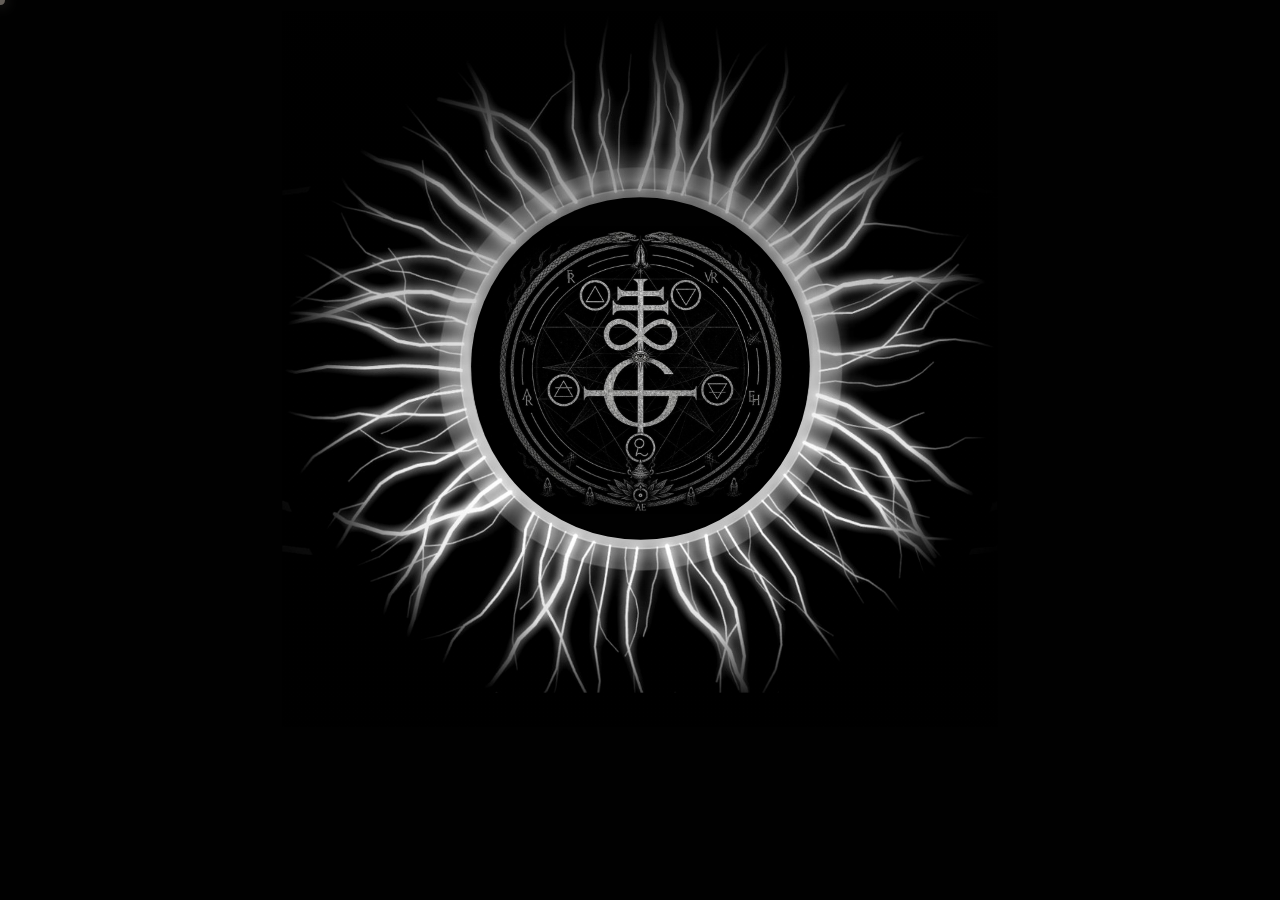
<file: index.html>
<!DOCTYPE html>
<html lang="en">
<head>
<meta charset="utf-8">
<meta name="viewport" content="width=device-width, initial-scale=1, viewport-fit=cover">
<title>Symvolia — Sound as Passage</title>
<meta name="description" content="Symvolia — producer, DJ and live artist. Research and exploration of the inner realms through the use of sound.">
<link rel="canonical" href="https://symvolia.xyz/">
<meta property="og:title" content="Symvolia — Sound as Passage">
<meta property="og:description" content="The Echo of your Own Soul. Releases, albums, podcasts, collaborations and soundtrack.">
<meta property="og:image" content="https://symvolia.xyz/a/emblem.png">
<meta property="og:url" content="https://symvolia.xyz/">
<meta property="og:type" content="website">
<meta name="twitter:card" content="summary_large_image">
<meta name="theme-color" content="#010101">
<meta name="color-scheme" content="dark">
<link rel="icon" type="image/png" sizes="32x32" href="assets/favicon-32.png">
<link rel="apple-touch-icon" href="assets/apple-touch-icon.png">
<link rel="preload" href="a/fonts/cormorant-garamond-latin-300-italic.woff2" as="font" type="font/woff2" crossorigin>
<link rel="preload" href="a/fonts/unifrakturcook-latin-700-normal.woff2" as="font" type="font/woff2" crossorigin>
<style>
@font-face{font-family:'Cormorant Garamond';font-style:normal;font-weight:300;font-display:swap;src:url(a/fonts/cormorant-garamond-latin-300-normal.woff2) format('woff2')}
@font-face{font-family:'Cormorant Garamond';font-style:normal;font-weight:400;font-display:swap;src:url(a/fonts/cormorant-garamond-latin-400-normal.woff2) format('woff2')}
@font-face{font-family:'Cormorant Garamond';font-style:normal;font-weight:400;font-display:swap;src:url(a/fonts/cormorant-garamond-latin-ext-400-normal.woff2) format('woff2');unicode-range:U+0100-02BA,U+02BD-02C5,U+02C7-02CC,U+02CE-02D7,U+02DD-02FF,U+0304,U+0308,U+0329,U+1D00-1DBF,U+1E00-1E9F,U+1EF2-1EFF,U+2020,U+20A0-20AB,U+20AD-20C0,U+2113,U+2C60-2C7F,U+A720-A7FF}
@font-face{font-family:'Cormorant Garamond';font-style:italic;font-weight:300;font-display:swap;src:url(a/fonts/cormorant-garamond-latin-300-italic.woff2) format('woff2')}
@font-face{font-family:'Cormorant Garamond';font-style:italic;font-weight:400;font-display:swap;src:url(a/fonts/cormorant-garamond-latin-400-italic.woff2) format('woff2')}
@font-face{font-family:'Cormorant Garamond';font-style:italic;font-weight:300;font-display:swap;src:url(a/fonts/cormorant-garamond-latin-ext-300-italic.woff2) format('woff2');unicode-range:U+0100-02BA,U+02BD-02C5,U+02C7-02CC,U+02CE-02D7,U+02DD-02FF,U+0304,U+0308,U+0329,U+1D00-1DBF,U+1E00-1E9F,U+1EF2-1EFF,U+2020,U+20A0-20AB,U+20AD-20C0,U+2113,U+2C60-2C7F,U+A720-A7FF}
@font-face{font-family:'Space Mono';font-style:normal;font-weight:400;font-display:swap;src:url(a/fonts/space-mono-latin-ext-400-normal.woff2) format('woff2');unicode-range:U+0100-02BA,U+02BD-02C5,U+02C7-02CC,U+02CE-02D7,U+02DD-02FF,U+0304,U+0308,U+0329,U+1D00-1DBF,U+1E00-1E9F,U+1EF2-1EFF,U+2020,U+20A0-20AB,U+20AD-20C0,U+2113,U+2C60-2C7F,U+A720-A7FF}
@font-face{font-family:'UnifrakturCook';font-style:normal;font-weight:700;font-display:swap;src:url(a/fonts/unifrakturcook-latin-700-normal.woff2) format('woff2')}
@font-face{font-family:'Space Mono';font-style:normal;font-weight:400;font-display:swap;src:url(a/fonts/space-mono-latin-400-normal.woff2) format('woff2')}
</style>
<link rel="stylesheet" href="css/cinematic-intro.css?v=20261116b">
<script>document.documentElement.classList.add('loading','is-intro','is-cine');</script>
<style>
:root{--vh100:100vh;--silver:#969088;--font-elegant:'Cormorant Garamond',serif}
@supports (height:100dvh){:root{--vh100:100dvh}}
html.is-cine #bg,html.is-cine #grain,html.is-cine .scr:not(.cine){opacity:0;pointer-events:none}
@font-face{font-family:'Runic';src:url(a/runic.woff2) format('woff2');font-display:swap}
:root{
  --bone:#d8d0c4;--bone-a:rgba(200,190,178,.45);--bone-f:rgba(150,144,136,.18);--ash:#8a8074;--void:#010101;
  --ease-open:cubic-bezier(.19,1,.22,1);--ease-blink:cubic-bezier(.34,.02,.14,1);--ease-breathe:cubic-bezier(.45,0,.55,1);--ease-requiem:cubic-bezier(.45,.03,.55,.97);
  --ink:#c8beb2;--dim:rgba(150,144,136,.62);--faint:rgba(110,102,94,.28);
  --cz:'Cormorant Garamond',Georgia,serif;--cg:'Cormorant Garamond',Georgia,serif;
  --st:env(safe-area-inset-top,0px);--sb:env(safe-area-inset-bottom,0px);--sl:env(safe-area-inset-left,0px);--sr:env(safe-area-inset-right,0px);
}
*{box-sizing:border-box;margin:0;padding:0}
html{color-scheme:dark}
html,body{height:100%;background:#010101;color:var(--ink);overflow:hidden;-webkit-font-smoothing:antialiased;
  -webkit-tap-highlight-color:transparent;user-select:none;-webkit-user-select:none}
button{font:inherit;color:inherit;background:none;border:0;cursor:pointer}
a{color:inherit}
#bg{position:fixed;inset:0;overflow:hidden;background:var(--void)}
.bgl{position:absolute;inset:-12%;background:center/cover no-repeat;opacity:0;
  filter:grayscale(1) blur(42px) brightness(.34) contrast(1.15);transform:scale(1.1);
  transition:opacity 2.2s var(--ease-requiem),transform 32s linear}
.bgl.on{opacity:1;transform:scale(1.24)}
#bg::after{content:"";position:absolute;inset:0;background:radial-gradient(ellipse 75% 65% at 50% 45%,transparent 0,rgba(1,1,1,.55) 70%,#010101 100%)}
#grain{position:fixed;inset:-50%;pointer-events:none;opacity:.07;z-index:1;
  background-image:url("data:image/svg+xml,%3Csvg xmlns='http://www.w3.org/2000/svg' width='220' height='220'%3E%3Cfilter id='n'%3E%3CfeTurbulence type='fractalNoise' baseFrequency='.85' numOctaves='2' stitchTiles='stitch'/%3E%3CfeColorMatrix values='0 0 0 0 1 0 0 0 0 1 0 0 0 0 1 0 0 0 1 0'/%3E%3C/filter%3E%3Crect width='100%25' height='100%25' filter='url(%23n)'/%3E%3C/svg%3E");
  animation:grain 1.2s steps(4) infinite}
@keyframes grain{0%{transform:translate(0,0)}25%{transform:translate(-3%,2%)}50%{transform:translate(2%,-3%)}75%{transform:translate(-2%,-1%)}100%{transform:translate(0,0)}}
.scr{z-index:2}
@media (prefers-reduced-motion:reduce){*{animation-duration:.01s!important;animation-iteration-count:1!important;transition-duration:.3s!important}#grain{animation:none!important}}
.lab{font-family:var(--cz);text-transform:uppercase;letter-spacing:.42em;font-size:11px;font-weight:400}
.scr{position:fixed;inset:0;padding:calc(22px + var(--st)) calc(22px + var(--sr)) calc(22px + var(--sb)) calc(22px + var(--sl));
  transition:opacity 1.2s ease,transform 1.4s cubic-bezier(.2,.7,.1,1),filter 1.2s,visibility 0s}
/* hidden screens leave the tab order and the accessibility tree once they have faded */
.off{opacity:0;pointer-events:none;filter:blur(12px);visibility:hidden;
  transition:opacity 1.2s ease,transform 1.4s cubic-bezier(.2,.7,.1,1),filter 1.2s,visibility 0s 1.2s}

/* ───────────── ARCHIVE ───────────── */
#arch{display:grid;grid-template-rows:auto auto 1fr auto auto;justify-items:center}
#arch.off{transform:scale(.92)}
.top{width:100%;display:grid;grid-template-columns:1fr auto 1fr;align-items:center}.top .me{justify-self:center;letter-spacing:.8em;padding-left:.8em}.top #bioBtn{justify-self:end}
.top .me{display:flex;align-items:center;gap:10px}
.top .me img{width:26px;height:26px;clip-path:circle(46.5%)}
.top button{color:var(--dim)}.top button:hover{color:var(--bone)}
.realms{display:flex;gap:18px;margin-top:18px;max-width:100%;overflow-x:auto;scrollbar-width:none;padding:0 4px}.realms::-webkit-scrollbar{display:none}
.realms button{flex:none;letter-spacing:.3em}
.realms button{color:var(--dim);padding:6px 0 7px;border-bottom:1px solid transparent;transition:color .3s,border-color .3s}
.realms button.on{color:var(--bone);border-color:var(--bone-a)}
#dial{position:relative;align-self:center;width:min(80vw,46vh,440px);aspect-ratio:1;touch-action:none;cursor:grab}
#dial:active{cursor:grabbing}
#ring{position:absolute;inset:0;width:100%;height:100%;overflow:visible}
.runes-drift{transform-origin:50px 50px;animation:runesDrift 240s linear infinite}@keyframes runesDrift{to{transform:rotate(-360deg)}}
@keyframes sealBreathe{0%,100%{transform:translate(-50%,-50%) scale(1)}50%{transform:translate(-50%,-50%) scale(1.012)}}
#dialSealBox{position:absolute;inset:13%;pointer-events:none;animation:sealBreathe2 9s var(--ease-breathe) infinite;transform-origin:50% 50%}
#dialSealBox picture{display:block;width:100%;height:100%}
#dialSeal{display:block;width:100%;height:100%;object-fit:contain}
@keyframes sealBreathe2{0%,100%{transform:scale(1)}50%{transform:scale(1.012)}}
#dial .it{position:absolute;left:50%;top:50%;width:15%;aspect-ratio:1;margin:-7.5% 0 0 -7.5%;border-radius:50%;overflow:hidden;
  outline:1px solid var(--faint);outline-offset:3px;transition:width 1.1s var(--ease-open),margin 1.1s var(--ease-open),outline-color 1s,filter 1.2s;filter:grayscale(1) brightness(.55)}
#dial .it img{width:100%;height:100%;object-fit:cover;display:block;pointer-events:none}
#dial .it.on{width:24%;margin:-12% 0 0 -12%;outline-color:var(--bone-a);filter:grayscale(1) brightness(.95)}
.info{text-align:center;max-width:640px;min-height:150px;padding:0 6px}
#iNum{color:var(--dim)}
#iTitle{font-family:var(--cg);font-style:italic;font-weight:300;font-size:clamp(36px,9.5vw,74px);line-height:1;margin:12px 0 12px;
  transition:opacity .9s var(--ease-breathe);cursor:pointer}
#iTitle.swap{opacity:0}
#iMeta{color:var(--dim)}
#iOpen{color:var(--dim);margin-top:16px;display:inline-block;padding:6px 2px;border-bottom:1px solid var(--bone-a)}
.bot{width:100%;display:flex;justify-content:space-between;align-items:center;color:var(--dim);margin-top:8px}
#hint{transition:opacity 1.6s}#hint.gone{opacity:0}
.runes{font-family:'Runic',serif;letter-spacing:.3em;font-size:13px}
@media (min-width:960px) and (min-aspect-ratio:4/3){
  #arch{grid-template-columns:1fr 1fr;grid-template-rows:auto auto 1fr auto;column-gap:4vw}
  .top,.realms,.bot{grid-column:1 / span 2}.realms{justify-self:center}
  #dial{width:min(40vw,62vh);justify-self:end}
  .info{justify-self:start;align-self:center;text-align:left}
}

/* ───────────── OVERLAYS ───────────── */
.sheet{background:rgba(1,1,1,.86);backdrop-filter:blur(6px);-webkit-backdrop-filter:blur(6px);z-index:5;overflow-y:auto;overscroll-behavior:contain;
  -webkit-overflow-scrolling:touch;user-select:text;-webkit-user-select:text}
.sheet .x{position:fixed;right:calc(18px + var(--sr));top:calc(18px + var(--st));width:38px;height:38px;border-radius:50%;
  border:1px solid var(--faint);font-size:13px;z-index:2;background:rgba(1,1,1,.6)}
.sheet .in{max-width:620px;margin:0 auto;padding:40px 4px 60px;text-align:center}
#rCover{width:min(70vw,340px);aspect-ratio:1;object-fit:cover;filter:grayscale(1);box-shadow:0 30px 80px #000;
  margin:20px auto 34px;display:block}
#rVideo{display:none;width:min(100%,880px);aspect-ratio:16/9;background:#000;margin:20px auto 34px;box-shadow:0 30px 80px #000}
#rTitle{font-family:var(--cg);font-style:italic;font-weight:300;font-size:clamp(38px,9vw,70px);line-height:1}
#rMeta{color:var(--dim);margin:14px 0 26px}

.pl{display:flex;align-items:center;gap:14px;max-width:420px;margin:0 auto 28px}
#pPlay{color:var(--ink);width:28px;height:28px;display:grid;place-items:center}
.pbar{flex:1;height:2px;background:var(--faint);position:relative;cursor:pointer}
#pFill{position:absolute;left:0;top:0;bottom:0;width:0;background:var(--bone)}
#pTime{color:var(--dim);font-size:11px;letter-spacing:.15em;min-width:82px;text-align:right;font-variant-numeric:tabular-nums}
.pbar{touch-action:none}.pbar::before{content:"";position:absolute;inset:-10px 0}
#rList li.can{cursor:pointer}#rList li.can:hover,#rList li.on{color:var(--bone)}
#rList{list-style:none;text-align:left;margin:0 auto 30px;max-width:420px;border-top:1px solid var(--faint)}
#rList li{border-bottom:1px solid var(--faint);font-family:var(--cg);font-size:19px}
#rList li>button,#rList li>div{width:100%;display:flex;justify-content:space-between;gap:12px;padding:12px 0;text-align:left}
#rList li span:last-child{font-variant-numeric:tabular-nums;font-family:var(--cz);font-size:10px;letter-spacing:.2em;color:var(--dim);align-self:center}
.cta{display:inline-block;color:var(--ink);text-decoration:none;border:1px solid var(--bone-a);padding:14px 26px 14px 30px;margin:6px}
.cta:hover{border-color:var(--bone);color:var(--ink)}
#bio .eye{width:100%;max-width:620px;display:block;margin:24px auto 30px;mask-image:linear-gradient(90deg,transparent,#000 18%,#000 82%,transparent);
  -webkit-mask-image:linear-gradient(90deg,transparent,#000 18%,#000 82%,transparent)}
.mail{margin-top:26px}.mail__row{margin-top:14px;display:flex;justify-content:center;align-items:center;gap:16px}
.mail__addr{font-family:var(--cg);font-size:20px;color:var(--ink);user-select:all;-webkit-user-select:all}
#copyMail{color:var(--dim);border-bottom:1px solid var(--faint);padding:4px 2px}#copyMail:hover{color:var(--ink)}
#bio h2{font-family:var(--cg);font-style:italic;font-weight:300;font-size:clamp(32px,8vw,54px);line-height:1.05;margin:10px 0 24px}
#bio p{font-family:var(--cg);font-size:19px;line-height:1.6;color:rgba(232,227,218,.82);text-align:left;margin:0 0 16px}
#bio p.lead{font-style:italic;color:var(--ink);text-align:center;font-size:22px}

/* ───────────── RESPONSIVE — fluid from 320px phones to wide desktops ───────────── */
:root{--gut:clamp(16px,3.2vw,44px);--lab:clamp(10px,.32vw + 8.6px,13px)}
.scr{padding:calc(clamp(14px,2.4vh,28px) + var(--st)) calc(var(--gut) + var(--sr)) calc(clamp(14px,2.4vh,28px) + var(--sb)) calc(var(--gut) + var(--sl))}
.lab{font-size:var(--lab)}
#arch{grid-template-columns:100%;grid-template-rows:auto auto minmax(0,1fr) auto auto;row-gap:clamp(6px,1.2vh,14px)}
.realms{overflow:visible;flex-wrap:wrap;justify-content:center;column-gap:clamp(14px,2.2vw,30px);row-gap:2px;margin-top:clamp(8px,1.8vh,18px)}
.realms button{letter-spacing:clamp(.18em,.6vw,.34em);padding:6px 0}
#dial{width:min(84vw,48vh,620px);align-self:center;justify-self:center}
.info{min-height:0;width:100%}
#iTitle{font-size:clamp(32px,min(9.5vw,7.5vh),92px);margin:clamp(6px,1.2vh,14px) 0}
.bot{font-size:calc(var(--lab) - 1px)}
@media (max-width:380px){ #hint{display:none} .bot{justify-content:space-between} }
/* tablets portrait */
@media (min-width:600px) and (orientation:portrait){ #dial{width:min(72vw,50vh,640px)} }
/* desktop / landscape tablets: dial left, words right */
@media (min-aspect-ratio:5/4) and (min-height:561px){
  #arch{grid-template-columns:minmax(0,1fr) minmax(0,1fr);grid-template-rows:auto auto minmax(0,1fr) auto;column-gap:clamp(24px,5vw,96px)}
  .top,.realms,.bot{grid-column:1 / span 2}.realms{justify-self:center}
  #dial{width:min(42vw,64vh,760px);justify-self:end;grid-row:3}
  .info{justify-self:start;align-self:center;text-align:left;max-width:min(720px,46vw);grid-row:3}
  #iTitle{font-size:clamp(40px,min(5.6vw,9vh),104px)}
}
/* phones in landscape / very short windows */
@media (orientation:landscape) and (max-height:560px){
  #arch{grid-template-columns:auto minmax(0,1fr);grid-template-rows:auto auto minmax(0,1fr);column-gap:clamp(18px,4vw,56px);row-gap:4px}
  .top{grid-column:1 / span 2}
  .realms{grid-column:2;grid-row:2;justify-self:start;justify-content:flex-start;margin-top:0}
  #dial{grid-column:1;grid-row:2 / span 2;width:min(78vh,44vw);justify-self:center;align-self:center}
  .info{grid-column:2;grid-row:3;justify-self:start;align-self:center;text-align:left}
  #iTitle{font-size:clamp(28px,11vh,64px)}
  .bot{display:none}
}

/* ───────────── FILL — larger header & elements that use the whole screen ───────────── */
:root{--lab:clamp(12px,.3vw + 10.8px,15px)}
.top .me{font-size:clamp(15px,1.1vw + 11px,22px);letter-spacing:.7em;padding-left:.7em;color:var(--ink)}
#bioBtn{font-size:clamp(12px,.4vw + 10.5px,15px)}
.realms button{font-size:clamp(12px,.35vw + 10.6px,15px);padding:8px 0}
#arch{grid-template-rows:auto auto minmax(0,1fr) auto auto;row-gap:clamp(4px,1vh,14px)}
#dial{width:min(94vw,54vh,760px)}
#dial .it{width:16%;margin:-8% 0 0 -8%}
#dial .it.on{width:23%;margin:-11.5% 0 0 -11.5%}
#iTitle{font-size:clamp(40px,min(12.5vw,8.2vh),104px)}
#iNum,#iMeta{font-size:clamp(11px,.3vw + 10px,14px)}
#iOpen{font-size:clamp(12px,.3vw + 10.8px,15px);margin-top:clamp(10px,1.6vh,20px)}
.bot{font-size:clamp(11px,.25vw + 10px,13px)}.runes{font-size:clamp(14px,.4vw + 12px,18px)}
@media (min-width:600px) and (orientation:portrait){ #dial{width:min(82vw,54vh,760px)} }
@media (min-aspect-ratio:5/4) and (min-height:561px){
  #dial{width:min(46vw,70vh,820px)}
  #iTitle{font-size:clamp(46px,min(6.4vw,10.5vh),128px)}
}
@media (orientation:landscape) and (max-height:560px){
  #dial{width:min(84vh,46vw)} #iTitle{font-size:clamp(30px,12vh,70px)}
  .top .me{font-size:15px}.realms button{font-size:12px;padding:4px 0}
}
@media (max-height:620px) and (orientation:portrait){ #dial{width:min(90vw,48vh)} #iTitle{font-size:clamp(34px,10vw,48px)} }

#dial{max-width:100%}
@media (orientation:portrait){#dial{width:min(94vw,calc(var(--vh100) - 360px - 15vw),760px);min-width:180px}}
/* ───────────── RHYTHM — tabs tucked under the name, even spacing everywhere ───────────── */
.realms{margin-top:clamp(2px,.6vh,8px)}
.realms button{padding:5px 0 6px}
#arch{row-gap:0}
#arch > #dial{margin:clamp(10px,2.4vh,28px) 0}
.info{margin-bottom:clamp(8px,2vh,24px)}
@media (orientation:portrait){
  #arch{grid-template-rows:auto auto minmax(0,1fr) auto auto}
  #dial{align-self:center}
}
@media (min-aspect-ratio:5/4) and (min-height:561px){ #arch > #dial{margin:0} .info{margin-bottom:0} }
@media (orientation:landscape) and (max-height:560px){ #arch > #dial{margin:0} .info{margin-bottom:0} .realms{margin-top:0} }

/* ───────────── GUIDELINES — contrast, focus, touch targets ───────────── */
:root{--dim:rgba(170,163,154,.86)}
h1.me,h2#iTitle{margin:0;font-weight:inherit}
h1.me{font-size:clamp(15px,1.1vw + 11px,22px)}
:focus{outline:none}
:focus-visible{outline:1px solid var(--bone);outline-offset:5px;border-radius:2px}
#dial .it:focus-visible{outline:2px solid var(--bone);outline-offset:4px}
#bioBtn{padding:15px 10px;margin:-15px -10px}
.realms button{min-height:44px;padding:12px 2px 10px}
.realms{row-gap:0}
#iOpen{min-height:44px;padding:12px 4px}
.sheet .x{width:44px;height:44px}
#pPlay{width:44px;height:44px}
#copyMail{min-height:44px;padding:12px 4px}
.enter,.cta{min-height:44px}
@media (hover:none){#iTitle{cursor:default}}
/* ───────────── PROVA: 40% reference — blackletter, mono labels, red pulse, liquid glitch ───────────── */
:root{--red:#e8445c;--red-a:rgba(232,68,92,.6);--mono:'Space Mono',ui-monospace,monospace;--goth:'UnifrakturCook','Cormorant Garamond',serif}
#gl{position:absolute;inset:0;width:100%;height:100%;display:block}
.lab{font-family:var(--mono);letter-spacing:.3em;font-size:calc(var(--lab) - 1px)}
#iTitle,#rTitle{font-family:var(--goth);font-style:normal;font-weight:700;letter-spacing:.01em}
#iTitle{font-size:clamp(34px,min(10vw,8vh),96px)}
@media (min-aspect-ratio:5/4) and (min-height:561px){#iTitle{font-size:clamp(42px,min(5.8vw,9.5vh),110px)}}
@media (orientation:landscape) and (max-height:560px){#iTitle{font-size:clamp(28px,11vh,62px)}}
.realms button.on{color:var(--red);border-color:var(--red-a)}
#iNum{color:var(--red)}
#iNum::before{content:"● ";font-size:.8em}
#dial .it.on{outline-color:var(--red-a)}
#iOpen:hover{color:var(--red);border-color:var(--red-a)}
#pFill{background:var(--red)}
#rList li.on,#rList li.can:hover{color:var(--red)}
.cta:hover{border-color:var(--red);color:var(--red)}
.cine__enter{border-color:rgba(232,68,92,.6)!important;color:#e8445c!important;font-family:var(--mono)!important}
/* title glitch on every change */
#iTitle.glitch{animation:tglitch .42s steps(2) 1}
@keyframes tglitch{0%{transform:translate(0);clip-path:inset(0)}20%{transform:translate(-3px,1px);clip-path:inset(12% 0 48% 0);color:var(--red)}
 40%{transform:translate(4px,-1px);clip-path:inset(55% 0 8% 0)}60%{transform:translate(-2px,0);clip-path:inset(30% 0 30% 0);color:var(--ink)}100%{transform:none;clip-path:inset(0)}}

/* ───────────── FILL — larger header & elements that use the whole screen ───────────── */
:root{--lab:clamp(12px,.3vw + 10.8px,15px)}
.top .me{font-size:clamp(15px,1.1vw + 11px,22px);letter-spacing:.7em;padding-left:.7em;color:var(--ink)}
#bioBtn{font-size:clamp(12px,.4vw + 10.5px,15px)}
.realms button{font-size:clamp(12px,.35vw + 10.6px,15px);padding:8px 0}
#arch{grid-template-rows:auto auto minmax(0,1fr) auto auto;row-gap:clamp(4px,1vh,14px)}
#dial{width:min(94vw,54vh,760px)}
#dial .it{width:16%;margin:-8% 0 0 -8%}
#dial .it.on{width:23%;margin:-11.5% 0 0 -11.5%}
#iTitle{font-size:clamp(40px,min(12.5vw,8.2vh),104px)}
#iNum,#iMeta{font-size:clamp(11px,.3vw + 10px,14px)}
#iOpen{font-size:clamp(12px,.3vw + 10.8px,15px);margin-top:clamp(10px,1.6vh,20px)}
.bot{font-size:clamp(11px,.25vw + 10px,13px)}.runes{font-size:clamp(14px,.4vw + 12px,18px)}
@media (min-width:600px) and (orientation:portrait){ #dial{width:min(82vw,54vh,760px)} }
@media (min-aspect-ratio:5/4) and (min-height:561px){
  #dial{width:min(46vw,70vh,820px)}
  #iTitle{font-size:clamp(46px,min(6.4vw,10.5vh),128px)}
}
@media (orientation:landscape) and (max-height:560px){
  #dial{width:min(84vh,46vw)} #iTitle{font-size:clamp(30px,12vh,70px)}
  .top .me{font-size:15px}.realms button{font-size:12px;padding:4px 0}
}
@media (max-height:620px) and (orientation:portrait){ #dial{width:min(90vw,48vh)} #iTitle{font-size:clamp(34px,10vw,48px)} }

#dial{max-width:100%}
@media (orientation:portrait){#dial{width:min(94vw,calc(var(--vh100) - 360px - 15vw),760px);min-width:180px}}
/* ───────────── RHYTHM — tabs tucked under the name, even spacing everywhere ───────────── */
.realms{margin-top:clamp(2px,.6vh,8px)}
.realms button{padding:5px 0 6px}
#arch{row-gap:0}
#arch > #dial{margin:clamp(10px,2.4vh,28px) 0}
.info{margin-bottom:clamp(8px,2vh,24px)}
@media (orientation:portrait){
  #arch{grid-template-rows:auto auto minmax(0,1fr) auto auto}
  #dial{align-self:center}
}
@media (min-aspect-ratio:5/4) and (min-height:561px){ #arch > #dial{margin:0} .info{margin-bottom:0} }
@media (orientation:landscape) and (max-height:560px){ #arch > #dial{margin:0} .info{margin-bottom:0} .realms{margin-top:0} }

/* ───────────── GUIDELINES — contrast, focus, touch targets ───────────── */
:root{--dim:rgba(170,163,154,.86)}
h1.me,h2#iTitle{margin:0;font-weight:inherit}
h1.me{font-size:clamp(15px,1.1vw + 11px,22px)}
:focus{outline:none}
:focus-visible{outline:1px solid var(--bone);outline-offset:5px;border-radius:2px}
#dial .it:focus-visible{outline:2px solid var(--bone);outline-offset:4px}
#bioBtn{padding:15px 10px;margin:-15px -10px}
.realms button{min-height:44px;padding:12px 2px 10px}
.realms{row-gap:0}
#iOpen{min-height:44px;padding:12px 4px}
.sheet .x{width:44px;height:44px}
#pPlay{width:44px;height:44px}
#copyMail{min-height:44px;padding:12px 4px}
.enter,.cta{min-height:44px}
@media (hover:none){#iTitle{cursor:default}}

@media (prefers-reduced-motion:reduce){#iTitle.glitch{animation:none}}
#iNum::before{content:"● "}

@media (orientation:landscape) and (max-height:560px){
  #iTitle{font-size:clamp(24px,min(9vh,5.2vw),54px);line-height:1.02}
  .info{align-self:end;padding-bottom:4px}
}

/* header wordmark in the same blackletter as the titles */
.top h1.me{font-family:var(--goth);font-weight:700;text-transform:none;letter-spacing:.02em;padding-left:0;
  font-size:clamp(30px,2.4vw + 16px,50px);line-height:1;color:var(--bone);text-shadow:0 0 18px rgba(0,0,0,.55)}
@media (orientation:landscape) and (max-height:560px){.top h1.me{font-size:clamp(22px,7vh,32px)}}

.cine__wordmark{font-family:'UnifrakturCook','Cormorant Garamond',serif!important;font-weight:700!important;text-transform:none!important;letter-spacing:.02em!important;font-size:clamp(3rem,13vw,4.6rem)!important;line-height:1}
@media (min-width:641px){.cine__wordmark{font-size:clamp(3.4rem,6.4vw,5rem)!important}}
@media (orientation:landscape) and (max-height:560px){.cine__wordmark{font-size:clamp(2.4rem,11vh,3.4rem)!important}}
</style>
</head>
<body>
<div id="bg"><canvas id="gl" aria-hidden="true"></canvas></div><div id="grain"></div>

<!-- ═════════ THRESHOLD ═════════ -->
<main id="app">
  <div class="cine intro-scene" id="cineIntro">
    <canvas class="eye__noise-layer" id="eyeNoise" aria-hidden="true"></canvas>
    <div class="cine__vignette" aria-hidden="true"></div>

    <!-- Corona + seal layers — seal scales per viewport -->
    <div class="cine__emblem" aria-hidden="true">
      <picture>
        <source srcset="assets/symvolia-emblem-corona-hd.webp?v=1" type="image/webp">
        <img
          class="cine__emblem-bg"
          src="assets/symvolia-emblem-corona-hd.png?v=3"
          width="2400"
          height="2400"
          alt=""
          decoding="async"
        />
      </picture>
      <div class="cine__emblem-disc" aria-hidden="true"></div>
      <img
        class="cine__emblem-seal"
        src="assets/logo-seal.png?v=3"
        width="1024"
        height="1024"
        alt=""
        decoding="async"
      />
    </div>

    <div class="eye-container" id="cineEye" aria-hidden="true">
      <div class="eye__void" aria-hidden="true"></div>

      <div class="eye__stage">
        <div class="eye__breathe">
          <div class="eye__assembly">
            <svg class="eye__art" viewBox="0 0 800 600" aria-hidden="true" focusable="false">
              <defs>
                <radialGradient id="voidGlow" cx="50%" cy="48%">
                  <stop offset="0%" stop-color="#3a3a3a"/>
                  <stop offset="35%" stop-color="#121212"/>
                  <stop offset="70%" stop-color="#050505"/>
                  <stop offset="100%" stop-color="#000000"/>
                </radialGradient>
                <radialGradient id="irisWell" cx="50%" cy="48%">
                  <stop offset="0%" stop-color="#000000"/>
                  <stop offset="100%" stop-color="#000000"/>
                </radialGradient>
                <radialGradient id="irisHot" cx="50%" cy="48%">
                  <stop offset="0%" stop-color="transparent"/>
                  <stop offset="38%" stop-color="transparent"/>
                  <stop offset="46%" stop-color="rgba(255,255,255,0.55)"/>
                  <stop offset="56%" stop-color="rgba(255,255,255,0.12)"/>
                  <stop offset="100%" stop-color="transparent"/>
                </radialGradient>
                <radialGradient id="scleraWash" cx="48%" cy="46%">
                  <stop offset="0%" stop-color="#5a5a5a"/>
                  <stop offset="28%" stop-color="#2e2e2e"/>
                  <stop offset="55%" stop-color="#161616"/>
                  <stop offset="78%" stop-color="#080808"/>
                  <stop offset="100%" stop-color="#000000"/>
                </radialGradient>
                <radialGradient id="boltGlow" cx="50%" cy="48%">
                  <stop offset="0%" stop-color="rgba(255,255,255,0)"/>
                  <stop offset="35%" stop-color="rgba(255,255,255,0.2)"/>
                  <stop offset="55%" stop-color="rgba(255,255,255,0.06)"/>
                  <stop offset="80%" stop-color="rgba(255,255,255,0)"/>
                  <stop offset="100%" stop-color="rgba(255,255,255,0)"/>
                </radialGradient>
                <radialGradient id="limbalShade" cx="50%" cy="50%">
                  <stop offset="70%" stop-color="transparent"/>
                  <stop offset="86%" stop-color="rgba(0,0,0,0.55)"/>
                  <stop offset="96%" stop-color="rgba(0,0,0,0.92)"/>
                  <stop offset="100%" stop-color="#000000"/>
                </radialGradient>
                <clipPath id="eyeAlmond">
                  <path d="M 70 300 Q 220 140 400 130 Q 580 140 730 300 Q 580 460 400 470 Q 220 460 70 300 Z"/>
                </clipPath>
                <clipPath id="eyeAlmondOpen">
                  <ellipse cx="400" cy="300" rx="400" ry="300"/>
                </clipPath>
                <clipPath id="sealClip">
                  <circle cx="400" cy="300" r="80"/>
                </clipPath>
                <radialGradient id="frameVignette" cx="50%" cy="50%">
                  <stop offset="30%" stop-color="transparent"/>
                  <stop offset="68%" stop-color="rgba(0,0,0,0.35)"/>
                  <stop offset="100%" stop-color="rgba(0,0,0,0.97)"/>
                </radialGradient>
              </defs>

              <rect width="800" height="600" fill="#010101"/>
              <ellipse cx="400" cy="300" rx="360" ry="220" fill="url(#voidGlow)" opacity="0.9"/>

              <g class="eye__socket" clip-path="url(#eyeAlmond)">
                <ellipse cx="400" cy="300" rx="360" ry="200" fill="url(#scleraWash)"/>
                <circle cx="400" cy="300" r="168" fill="#000000"/>
                <circle class="eye__iris-glow" cx="400" cy="300" r="168" fill="url(#boltGlow)" opacity="0.55"/>
                <g class="eye__sun">
                  <g class="eye__core">
                    <circle class="eye__pupil" cx="400" cy="300" r="80" fill="#010101"/>
                    <g class="eye__disc" clip-path="url(#sealClip)">
                      <circle cx="400" cy="300" r="80" fill="#010101"/>
                      <g class="eye__seal" aria-hidden="true">
                        <image href="assets/logo-seal.png?v=3" x="307" y="207" width="186" height="186" preserveAspectRatio="xMidYMid meet"/>
                      </g>
                    </g>
                  </g>
                </g>
                <circle class="eye__limbal" cx="400" cy="300" r="168" fill="url(#limbalShade)"/>
              </g>
              <rect width="800" height="600" fill="url(#frameVignette)"/>
            </svg>
          </div>
        </div>
      </div>

      <div class="eye__lids" aria-hidden="true">
        <div class="eye__lid eye__lid--upper">
          <svg viewBox="0 0 1200 400" preserveAspectRatio="none">
            <defs>
              <linearGradient id="upperLidGrad" x1="0" y1="0" x2="0" y2="1">
                <stop offset="0%" stop-color="#010101"/>
                <stop offset="55%" stop-color="#010101"/>
                <stop offset="88%" stop-color="#0c0a0a"/>
                <stop offset="100%" stop-color="rgba(1,1,1,0)"/>
              </linearGradient>
            </defs>
            <path d="M0 0 L1200 0 L1200 400 Q600 210 0 400 Z" fill="url(#upperLidGrad)"/>
          </svg>
        </div>
        <div class="eye__lid eye__lid--lower">
          <svg viewBox="0 0 1200 400" preserveAspectRatio="none">
            <defs>
              <linearGradient id="lowerLidGrad" x1="0" y1="1" x2="0" y2="0">
                <stop offset="0%" stop-color="#010101"/>
                <stop offset="55%" stop-color="#010101"/>
                <stop offset="88%" stop-color="#0c0a0a"/>
                <stop offset="100%" stop-color="rgba(1,1,1,0)"/>
              </linearGradient>
            </defs>
            <path d="M0 400 L1200 400 L1200 0 Q600 190 0 0 Z" fill="url(#lowerLidGrad)"/>
          </svg>
        </div>
      </div>
    </div>

    <div class="cine__brand">
      <div class="cine__mark" aria-hidden="true">
        <img src="assets/logo.png" alt="" width="64" height="64">
      </div>
      <p class="cine__wordmark" role="img" aria-label="Symvolia">
        <span class="cine__letter">S</span><span class="cine__letter">y</span><span class="cine__letter">m</span><span class="cine__letter">v</span><span class="cine__letter">o</span><span class="cine__letter">l</span><span class="cine__letter">i</span><span class="cine__letter">a</span>
      </p>
    </div>

    <button type="button" class="cine__enter" id="cineEnter">
      <span class="cine__enter-label--desk">Enter</span>
      <span class="cine__enter-label--tap">Tap to Enter</span>
    </button>

    <div class="cine__wipe" id="cineWipe" aria-hidden="true"></div>
    <div class="cine__cursor" id="cineCursor" aria-hidden="true"></div>
  </div>



<!-- ═════════ ARCHIVE ═════════ -->
<section id="arch" class="scr off">
  <header class="top lab"><span></span><h1 class="me">Symvolia</h1><button id="bioBtn" class="lab" aria-haspopup="dialog" aria-controls="bio">Bio</button></header>
  <nav class="realms lab" id="realms" aria-label="Archive sections"></nav>
  <div id="dial" aria-label="Turn the seal to choose">
    <svg id="ring" viewBox="0 0 100 100" aria-hidden="true"></svg>
    <div id="dialSealBox"><picture><source srcset="a/emblem.webp?v=20261116b" type="image/webp"><img id="dialSeal" src="a/emblem.png?v=20261116b" alt="Symvolia" width="900" height="900"></picture></div>
  </div>
  <div class="info" aria-live="polite">
    <div class="lab" id="iNum"></div>
    <h2 id="iTitle">Releases</h2>
    <div class="lab" id="iMeta"></div>
    <button class="lab" id="iOpen">Enter the passage</button>
  </div>
  <footer class="bot lab"><span class="runes" aria-hidden="true">ᛋᛁᛗᚢᛟᛚᛁᚨ</span><span id="hint">Turn the seal</span><span>MMXXVI</span></footer>
</section>

<!-- ═════════ RELEASE ═════════ -->
<section id="rel" class="scr sheet off" role="dialog" aria-modal="true" aria-label="Release">
  <button class="x" data-close aria-label="Close">✕</button>
  <div class="in">
    <img id="rCover" alt="">
    <video id="rVideo" controls playsinline preload="none" aria-label="Oppenheimer — Symvolia Rework"></video>
    <div id="rTitle"></div>
    <div class="lab" id="rMeta"></div>
    <div class="pl" id="pl"><button type="button" id="pPlay" aria-label="Pause"><svg width="12" height="12" viewBox="0 0 12 12" aria-hidden="true"><rect x="2" y="1.5" width="2" height="9" fill="currentColor"/><rect x="8" y="1.5" width="2" height="9" fill="currentColor"/></svg></button><div class="pbar" id="pBar" role="slider" tabindex="0" aria-label="Seek" aria-valuemin="0" aria-valuemax="100" aria-valuenow="0"><i id="pFill"></i></div><span class="lab" id="pTime"></span></div>
    <ul id="rList"></ul>
    <div id="rLinks"></div>
  </div>
</section>

<!-- ═════════ BIO ═════════ -->
<section id="bio" class="scr sheet off" role="dialog" aria-modal="true" aria-labelledby="bioTitle">
  <button class="x" data-close aria-label="Close">✕</button>
  <div class="in">
    <div class="lab" style="color:var(--bone)">Bio</div>
    <h2 id="bioTitle">The one behind the sound</h2>
    <p class="lead">Research and Exploration of the inner realms through the use of Sound.</p>
    <p>Symvolia is a Producer, DJ and Live Artist born and raised in Northern Italy. His project is focused on the remembrance of our origins through the use of sound.</p>
    <p>In constant exploration of the vast world of electronic music, his research is based on finding the soundscape that remembers what our ego is trying to hide. Amid the noise of a modern society that drowns out our true needs, silence becomes the territory in which we find our true selves.</p>
    <p>By merging ritual atmosphere and cinematic elements, broken beats, experimental textures and ancient drums into industrial music, he has found his vision: a space where listeners can face themselves.</p>
    <p class="lead">Sound, with its power, can be a catalyst for a new ascension of our soul. Not just ours, but everyone’s.</p>
    <div class="lab" style="color:var(--dim);margin:34px 0 14px">For collaborations, inquiries, and passage</div>
    <a class="cta lab" href="https://www.instagram.com/symvolia/" target="_blank" rel="noopener">Instagram</a>
    <a class="cta lab" href="https://soundcloud.com/symvolia" target="_blank" rel="noopener">SoundCloud</a>
    <a class="cta lab" href="https://symvolia.bandcamp.com/" target="_blank" rel="noopener">Bandcamp</a>
    <div class="mail">
      <a class="cta lab" href="mailto:symvolia@gmail.com?subject=Symvolia%20%E2%80%94%20">Write an email</a>
      <div class="mail__row"><span class="mail__addr">symvolia@gmail.com</span><button class="lab" id="copyMail" aria-live="polite">Copy</button></div>
    </div>
  </div>
</section>

</main>
<script>
/* ══════════════════════ THE ARCHIVE ══════════════════════ */
const SC='https://soundcloud.com/';
const REALMS={
  Releases:[
    {t:"Ancestral Call",m:"2022 · Single · 4:17",c:"a/ancestral-call.jpg",l:[["SoundCloud",SC+"symvolia/haine-call-of-war"]]},
    {t:"In Aeternum",m:"2024 · Glanz + Elend · 5:48",c:"a/in-aeternum.jpg",l:[["SoundCloud",SC+"technomusicfresh/tmfpremiere-symvolia-in-aeternum-glanz-elend"],["61 Hymns · Bandcamp","https://glanzundelend.bandcamp.com/album/61-hymns-for-the-children-of-mynas-tearing-of-the-temple-charity-va-002"]]},
    {t:"Bleeding Eyes",m:"2024 · Single · 4:47",c:"a/bleeding-eyes.jpg",l:[["SoundCloud",SC+"symvolia/symvolia-bleeding-eyes"]]},
    {t:"The March To Oblivion",m:"2024 · Single · 5:33",c:"a/march-oblivion.jpg",l:[["SoundCloud",SC+"symvolia/the-march-to-oblivion"]]},
  ],
  Albums:[
    {t:"Nibiru",m:"2024 · EP · Capital Corpse",c:"a/nibiru.jpg",
     tr:[["Chain Of Sorrow","6:24","a/au/n01-chain.mp3"],["Syntropy","4:13","a/au/n02-syntropy.mp3"],["Entropy","6:24","a/au/n03-entropy.mp3"],["The Liturgy Of A Dying Star","6:05","a/au/n04-liturgy.mp3"]],
     l:[["SoundCloud",SC+"symvolia/sets/nibiru-ep-symvolia"],["Bandcamp","https://capitalcorpse.bandcamp.com/album/nibiru-ep"]]},
    {t:"Catharsis",m:"2026 · EP · VūMantra Records",c:"a/catharsis.jpg",
     tr:[["Letter to a Lost Soul","2:51","a/au/c01-letter.mp3"],["Ancient Summoning","5:36","a/au/c02-ancient.mp3"],["Initiation","7:20","a/au/c03-initiation.mp3"],["Adverse Entities","6:56","a/au/c04-adverse.mp3"],["Nyima","5:56","a/au/c05-nyima.mp3"],["Ancient Summoning — Nigh/T\\mare Remix","7:28","a/au/c06-ancient-rmx.mp3"],["Initiation — 2+2=5 Remix","5:29","a/au/c07-initiation-rmx.mp3"],["Adverse Entities — Cranya Remix","5:44","a/au/c08-adverse-rmx.mp3"],["Nyima — Zeitreise Remix","6:56","a/au/c09-nyima-rmx.mp3"]],
     l:[["SoundCloud",SC+"symvolia/sets/catharsis-ep"],["Bandcamp","https://vumantra.bandcamp.com/album/catharsis"]]},
  ],
  Podcast:[
    {t:"Sacred Front Series",m:"10.07.2026 · 1:02:50",c:"a/pod-sacred-front.jpg",l:[["SoundCloud",SC+"symvolia/symvolia-lost-in-ether"]]},
    {t:"Eternal Delight",m:"10.07.2026 · 1:02:53",c:"a/pod-hkcr.jpg",l:[["SoundCloud",SC+"hkcrlive/eternal-delight-w-symvolia-10072026-2"]]},
    {t:"Hypnotic Mental Set",m:"20.02.2026 · 1:01:52",c:"a/pod-hypnotic.jpg",l:[["SoundCloud",SC+"symvolia/hypnotic-mental-set-live"]]},
    {t:"Vūdcast 064",m:"VūMantra Records · 1:04:48",c:"a/pod-vudcast.jpg",l:[["SoundCloud",SC+"vumantra/symvolia-vudcast_064"]]},
    {t:"TEOCHAO Podcast #089",m:"Teoria Chaosu · 1:02:02",c:"a/pod-teochao.jpg",l:[["SoundCloud",SC+"teoriachaosupodcast/teochao-podcast-089-symvolia"]]},
    {t:"The Twelve Prophets 051",m:"The Twelve Prophets · 1:02:34",c:"a/pod-twelve-prophets.jpg",l:[["SoundCloud",SC+"thetwelveprophets/the-twelve-prophets-podcast-051-symvolia"]]},
    {t:"KRIIK Podcast 009",m:"CREAK · 54:58",c:"a/pod-kriik.jpg",l:[["SoundCloud",SC+"kriikstudio/kriikpd009-symvolia"]]},
    {t:"Chronicles Records 014",m:"Chronicles Records · 1:02:06",c:"a/pod-chronicles.jpg",l:[["SoundCloud",SC+"chroniclesrecords/symvolia-chronicles-records-0-14"]]},
  ],
  Collaborations:[
    {t:"Huldra",m:"ft. Poetic Beingness · 9:20",c:"a/huldra.jpg",l:[["SoundCloud",SC+"symvolia/huldra"],["Bandcamp","https://symvolia.bandcamp.com/"]]},
    {t:"Stone by Stone",m:"Live · Sadistic Circus, Tokyo 2024 · 25:36",c:"a/stone-by-stone.jpg",l:[["SoundCloud",SC+"symvolia/stone-by-stone-live-exhibition"],["Videoclip · Vimeo","https://vimeo.com/1081943249"]]},
  ],
  Soundtrack:[
    {t:"Oppenheimer",m:"Symvolia Rework · 5:20",c:"a/video/oppenheimer-poster.jpg",video:"a/video/oppenheimer-rework.mp4",
     l:[["Vimeo","https://vimeo.com/1133774775"]]},
  ],
};
const ROMAN=['I','II','III','IV','V','VI','VII','VIII','IX','X','XI','XII'];
// podcasts get a slow pulse each, tuned on a pentatonic of A
/* AUDIO — every item plays its own real file.
   au : preview file in a/ (e.g. "a/bleeding-eyes.mp3"), at : start second of the preview.
   Album tracks can carry their own file as a 3rd value: ["Nyima","5:56","a/nyima.mp3"].
   Items without au fall back to Symvolia's atmosphere (a/atmos.mp3). */
const AUDIO={
  "Bleeding Eyes":{au:"a/au/bleeding-eyes.mp3"},
  "The March To Oblivion":{au:"a/au/march-oblivion.mp3"},
  "In Aeternum":{au:"a/au/in-aeternum.mp3"},
  "Stone by Stone":{au:"a/au/stone-by-stone.mp3"},
  "Ancestral Call":{au:"a/au/ancestral-call.mp3"},
  "Catharsis":{au:"a/au/c02-ancient.mp3"},
  "Nibiru":{au:"a/au/n01-chain.mp3"},
  "Sacred Front Series":{au:"a/au/pod-sacred-front.mp3"},
};
Object.values(REALMS).flat().forEach(it=>{const a=AUDIO[it.t];if(a){it.au=a.au;it.at=a.at;}});

/* ══════════════════════ ATMOSPHERE — cover + liquid glitch (from the reference, at 40%) ══════════════════════ */
const cv=document.getElementById('gl'),gl=cv.getContext('webgl',{antialias:false});
const FS=`precision highp float;uniform vec2 uR,uTR;uniform float uT,uG,uLv,uF;uniform sampler2D uTex;
float h(vec2 p){return fract(sin(dot(p,vec2(127.1,311.7)))*43758.5453);}float h1(float x){return fract(sin(x*91.3)*47453.5);}
float n(vec2 p){vec2 i=floor(p),f=fract(p);vec2 u=f*f*(3.-2.*f);return mix(mix(h(i),h(i+vec2(1,0)),u.x),mix(h(i+vec2(0,1)),h(i+vec2(1,1)),u.x),u.y);}
float fbm(vec2 p){float v=0.,a=.5;for(int i=0;i<5;i++){v+=a*n(p);p=p*2.03+1.7;a*=.5;}return v;}
void main(){vec2 uv=gl_FragCoord.xy/uR;float t=uT*.06,g=clamp(uG,0.,1.);
 vec2 w=vec2(fbm(uv*4.+t*5.),fbm(uv*4.+3.1-t*5.))-.5;float m=smoothstep(.38,.72,fbm(uv*2.4+vec2(t*3.,-t*2.)));
 uv+=w*(g*.26*m+.006);float row=floor(uv.y*48.);uv.x+=step(.92,h1(row+floor(uT*14.)))*g*(h1(row*3.1+floor(uT*14.))-.5)*.12;
 float ar=uR.x/uR.y,ta=uTR.x/uTR.y;vec2 s=ar>ta?vec2(1.,ta/ar):vec2(ar/ta,1.);vec2 u=(uv-.5)*s*.9*(1.-.06*uF)+.5;u.y=1.-u.y;
 vec3 c=texture2D(uTex,u).rgb;float L=smoothstep(.03,.97,dot(c,vec3(.299,.587,.114)));
 vec3 col=vec3(L)*vec3(.84,.81,.77)*.36;
 float z=.5+.5*sin((L+w.x*.8)*90.+uT*3.);vec3 iri=mix(vec3(.05),vec3(.86,.83,.78),z);iri=mix(iri,vec3(.83,.13,.23)*z,.25);
 col=mix(col,iri*(.25+L*.6),g*m*.75);col.r+=g*.06*(fbm(uv*28.+t*18.)-.5);
 col*=1.+uLv*.25;col+=(h(gl_FragCoord.xy+fract(uT)*91.)-.5)*.06;gl_FragColor=vec4(col,1.);}`;
function sh(t,src){const o=gl.createShader(t);gl.shaderSource(o,src);gl.compileShader(o);return o;}
const P=gl.createProgram();gl.attachShader(P,sh(gl.VERTEX_SHADER,'attribute vec2 p;void main(){gl_Position=vec4(p,0.,1.);}'));gl.attachShader(P,sh(gl.FRAGMENT_SHADER,FS));gl.linkProgram(P);gl.useProgram(P);
gl.bindBuffer(gl.ARRAY_BUFFER,gl.createBuffer());gl.bufferData(gl.ARRAY_BUFFER,new Float32Array([-1,-1,3,-1,-1,3]),gl.STATIC_DRAW);gl.enableVertexAttribArray(0);gl.vertexAttribPointer(0,2,gl.FLOAT,false,0,0);
const U={};['uR','uTR','uT','uG','uLv','uF','uTex'].forEach(k=>U[k]=gl.getUniformLocation(P,k));
const tex=gl.createTexture();gl.bindTexture(gl.TEXTURE_2D,tex);[gl.TEXTURE_WRAP_S,gl.TEXTURE_WRAP_T].forEach(k=>gl.texParameteri(gl.TEXTURE_2D,k,gl.CLAMP_TO_EDGE));
gl.texParameteri(gl.TEXTURE_2D,gl.TEXTURE_MIN_FILTER,gl.LINEAR);gl.texImage2D(gl.TEXTURE_2D,0,gl.RGB,1,1,0,gl.RGB,gl.UNSIGNED_BYTE,new Uint8Array([2,2,2]));
let TW=1,TH=1,G=0,pend=null,born=performance.now(),nextBurst=4;const RS=Math.min(devicePixelRatio||1,2)*.5;
function rsz(){cv.width=Math.round(innerWidth*RS);cv.height=Math.round(innerHeight*RS);gl.viewport(0,0,cv.width,cv.height);}addEventListener('resize',rsz);rsz();
const cache={};function img(src){if(cache[src])return cache[src];const i=new Image();i.src=src;cache[src]=i;return i;}
function setBg(src){const im=img(src);G=matchMedia('(prefers-reduced-motion: reduce)').matches?0:1;const go=()=>{pend=im;};im.complete&&im.naturalWidth?go():im.addEventListener('load',go,{once:true});
  const T=document.getElementById('iTitle');T.classList.remove('glitch');void T.offsetWidth;T.classList.add('glitch');}
let an2=null,fb2=null,lv=0,t0=performance.now(),lt=t0;
function glLoop(now){const T=(now-t0)/1000,dt=Math.min(.05,(now-lt)/1000);lt=now;
  if(pend){G=Math.max(G,.9);gl.bindTexture(gl.TEXTURE_2D,tex);gl.texImage2D(gl.TEXTURE_2D,0,gl.RGB,gl.RGB,gl.UNSIGNED_BYTE,pend);TW=pend.naturalWidth;TH=pend.naturalHeight;window.__bgSrc=pend.src;pend=null;born=now;}
  if(T>nextBurst&&!document.hidden&&!matchMedia('(prefers-reduced-motion: reduce)').matches){G=Math.max(G,.35+Math.random()*.3);nextBurst=T+6+Math.random()*7;}
  if(typeof ctx!=='undefined'&&ctx&&!an2){an2=ctx.createAnalyser();an2.fftSize=128;fb2=new Uint8Array(an2.frequencyBinCount);try{master.connect(an2);}catch(e){}}
  let l=0;if(an2){an2.getByteFrequencyData(fb2);for(let i=1;i<10;i++)l+=fb2[i];l/=9*255;}lv+=(l-lv)*.2;
  G*=Math.pow(.22,dt);
  gl.uniform2f(U.uR,cv.width,cv.height);gl.uniform2f(U.uTR,TW,TH);gl.uniform1f(U.uT,T);gl.uniform1f(U.uG,G);gl.uniform1f(U.uLv,lv);gl.uniform1f(U.uF,Math.min(1,(now-born)/30000));
  gl.drawArrays(gl.TRIANGLES,0,3);requestAnimationFrame(glLoop);}
requestAnimationFrame(glLoop);

/* ══════════════════════ SOUND — real files only ══════════════════════ */
let ctx,master,an,fb,bed,bedG,bedLP;
const decks=[];let deck=0,playSrc=null,playTimer=null;
function wire(el){const g=ctx.createGain();g.gain.value=0;try{ctx.createMediaElementSource(el).connect(g);}catch(e){}g.connect(master);return g;}
function initAudio(){
  if(ctx)return;ctx=new (window.AudioContext||window.webkitAudioContext)();
  const comp=ctx.createDynamicsCompressor();comp.threshold.value=-14;comp.ratio.value=2.5;
  master=ctx.createGain();master.gain.value=.9;master.connect(comp);comp.connect(ctx.destination);
  bed=new Audio('a/atmos.mp3');bed.loop=true;bed.preload='auto';
  bedLP=ctx.createBiquadFilter();bedLP.type='lowpass';bedLP.frequency.value=700;bedG=ctx.createGain();bedG.gain.value=0;
  try{ctx.createMediaElementSource(bed).connect(bedLP);}catch(e){}bedLP.connect(bedG);bedG.connect(master);
  for(let k=0;k<2;k++){const el=new Audio();el.preload='auto';el.loop=true;decks.push({el,g:wire(el)});}
}
function fade(g,v,tc){const t=ctx.currentTime;g.gain.cancelScheduledValues(t);g.gain.setValueAtTime(g.gain.value,t);g.gain.setTargetAtTime(v,t,tc||.25);}
// play an item's own file (crossfade); without a file, Symvolia's atmosphere carries the space
function playItem(it,immediate){
  if(!ctx)return;if(ctx.state==='suspended')ctx.resume();
  clearTimeout(playTimer);
  const go=()=>{
    const src=it.au||null;if(src===playSrc)return;playSrc=src;
    const old=decks[deck];fade(old.g,0,.3);setTimeout(()=>{if(decks[deck]!==old)old.el.pause();},1400);
    if(!src){fade(bedG,.75,.6);return;}
    fade(bedG,.0,.5);deck=1-deck;const d=decks[deck];
    d.el.src=src;const start=()=>{try{d.el.currentTime=it.at||0;}catch(e){}
      d.el.play().catch(()=>{});fade(d.g,1,.35);};
    d.el.readyState>=1?start():d.el.addEventListener('loadedmetadata',start,{once:true});
  };
  immediate?go():playTimer=setTimeout(go,260); // while scrubbing, wait for the dial to settle
}
function nowEl(){return playSrc?decks[deck].el:bed;}
// leaving the site (tab hidden, app switched, page closed): sound stops, and comes back on return
let wasPlaying=[];
function haltAll(){if(!ctx)return;wasPlaying=[bed,...decks.map(d=>d.el)].filter(el=>el&&!el.paused);
  wasPlaying.forEach(el=>el.pause());const v=document.getElementById('rVideo');if(v&&!v.paused)v.pause();ctx.suspend().catch(()=>{});}
function wakeAll(){if(!ctx||!wasPlaying.length)return;ctx.resume().catch(()=>{});wasPlaying.forEach(el=>el.play().catch(()=>{}));wasPlaying=[];}
document.addEventListener('visibilitychange',()=>document.hidden?haltAll():wakeAll());
addEventListener('pagehide',haltAll);addEventListener('pageshow',e=>{if(e.persisted)wakeAll();});

/* ══════════════════════ THRESHOLD — hold the seal ══════════════════════ */
const $=id=>document.getElementById(id);
// bridge for the original symvolia.xyz intro (js/cinematic-intro.js)
let entered=false;
window.Symvolia={
  unlockAudio(){ // synchronous inside the tap (iOS)
    initAudio();ctx.resume();
    try{new Audio('a/enter.mp3').play().catch(()=>{});}catch(e){}
    if(bed)bed.play().catch(()=>{});
  },
  enterHome(){
    if(entered)return;entered=true;
    if(bedG){const t=ctx.currentTime;bedG.gain.setTargetAtTime(.7,t,1.5);bedLP.frequency.setTargetAtTime(9000,t,2);}
    document.body.style.overflow='hidden';
    $('arch').classList.remove('off');setRealm('Releases');
  }
};

/* ══════════════════════ THE DIAL ══════════════════════ */
const dial=$('dial'),ring=$('ring');
// runic ring, drifting as on symvolia.xyz (home-runes-drift)
(function(){const runes='ᛋᛁᛗᚢᛟᛚᛁᚨ · ᛋᛟᚢᚾᛞ · ᚨᛋ · ᛈᚨᛋᛋᚨᚷᛖ · ';
  ring.innerHTML=`<defs><path id="rp" d="M50,50 m-45,0 a45,45 0 1,1 90,0 a45,45 0 1,1 -90,0"/></defs>
  <g id="ringG"><circle cx="50" cy="50" r="38" fill="none" stroke="rgba(150,144,136,.22)" stroke-width=".18"/>
  <g class="runes-drift"><text font-family="Runic" font-size="2.6" fill="rgba(150,144,136,.42)" letter-spacing=".9">
  <textPath href="#rp" textLength="282">${runes.repeat(3)}</textPath></text></g></g>`;})();
const ringG=document.getElementById('ringG');
let realm='Releases',items=[],nodes=[],rot=0,rotT=0,act=-1;
function setRealm(name){
  realm=name;$('realms').querySelectorAll('button').forEach(b=>{b.classList.toggle('on',b.dataset.r===name);b.setAttribute('aria-current',b.dataset.r===name?'true':'false');});
  nodes.forEach(n=>n.remove());items=REALMS[name];
  nodes=items.map((it,i)=>{const d=document.createElement('button');d.className='it';d.innerHTML=`<img src="${it.c}" alt="">`;
    d.setAttribute('aria-label',it.t);d.addEventListener('click',()=>{if(dragMoved)return;if(i===act)openRel(i);else turnTo(i);});dial.appendChild(d);img(it.c);return d;});
  act=-1;rot=rotT=0;turnTo(0,true);
}
Object.keys(REALMS).forEach(r=>{const b=document.createElement('button');b.className='lab';b.textContent=r;b.dataset.r=r;b.onclick=()=>setRealm(r);$('realms').appendChild(b);});
const step=()=>Math.PI*2/items.length;
function turnTo(i,force){
  // choose the shortest rotation so that item i sits at the top
  const target=-i*step();let d=target-rotT;d=Math.atan2(Math.sin(d),Math.cos(d));rotT+=d;select(i,force);
}
function select(i,force){
  if(i===act&&!force)return;act=i;const it=items[i];
  nodes.forEach((n,k)=>n.classList.toggle('on',k===i));
  const T=$('iTitle');T.classList.add('swap');
  setTimeout(()=>{$('iNum').textContent=ROMAN[i]+' · '+realm;T.textContent=it.t;$('iMeta').textContent=it.m;T.classList.remove('swap');},180);
  setBg(it.c);playItem(it,!dragging);
}
function layout(){
  const N=items.length;
  nodes.forEach((n,i)=>{const a=rot+i*step()-Math.PI/2,R=38;
    n.style.transform=`translate(${Math.cos(a)*R/16*100}%,${Math.sin(a)*R/16*100}%)`;
    if(n.classList.contains('on'))n.style.transform=`translate(${Math.cos(a)*R/23*100}%,${Math.sin(a)*R/23*100}%)`;});
  ringG.setAttribute('transform',`rotate(${rot*180/Math.PI} 50 50)`);
}
// drag to turn
let dragging=false,dragMoved=false,lastA=0,vel=0;
const angAt=e=>{const r=dial.getBoundingClientRect();return Math.atan2(e.clientY-(r.top+r.height/2),e.clientX-(r.left+r.width/2));};
dial.addEventListener('pointerdown',e=>{dragging=true;dragMoved=false;lastA=angAt(e);vel=0;});
addEventListener('pointermove',e=>{if(!dragging)return;const a=angAt(e);let d=a-lastA;d=Math.atan2(Math.sin(d),Math.cos(d));lastA=a;
  if(Math.abs(d)>.01||dragMoved){dragMoved=true;$('hint').classList.add('gone');rotT+=d;rot=rotT;vel=d;
  const i=((Math.round(-rotT/step())%items.length)+items.length)%items.length;select(i);}});
addEventListener('pointerup',e=>{if(!dragging)return;dragging=false;
  if(!dragMoved){if(e.target.closest&&e.target.closest('.it'))return; // the button's own click handles it
    const r=dial.getBoundingClientRect(),dx=e.clientX-(r.left+r.width/2),dy=e.clientY-(r.top+r.height/2);
    if(Math.hypot(dx,dy)<r.width*.3)openRel(act);return;}
  const i=((Math.round(-rotT/step())%items.length)+items.length)%items.length;rotT=Math.round(rotT/step())*step();select(i);
  setTimeout(()=>dragMoved=false,60);});
// swipe / keys
addEventListener('keydown',e=>{if($('arch').classList.contains('off'))return;
  const sheetOpen=!$('rel').classList.contains('off')||!$('bio').classList.contains('off');
  if(sheetOpen){if(e.key==='Escape')closeAll();return;}
  if(e.key==='ArrowRight'||e.key==='ArrowDown')turnTo((act+1)%items.length);
  if(e.key==='ArrowLeft'||e.key==='ArrowUp')turnTo((act-1+items.length)%items.length);
  // a focused control keeps its own Enter; arrows still turn the seal
  const onControl=e.target.closest&&e.target.closest('button,a,input,textarea,select,[role=slider]');
  if(e.key==='Enter'&&!onControl)openRel(act);if(e.key==='Escape')closeAll();});
let wheelLock=0;dial.addEventListener('wheel',e=>{e.preventDefault();const now=performance.now();if(now<wheelLock||Math.abs(e.deltaY)<4)return;wheelLock=now+420;
  turnTo(((act+(e.deltaY>0?1:-1))%items.length+items.length)%items.length);},{passive:false});
$('iTitle').onclick=()=>openRel(act);$('iOpen').onclick=()=>openRel(act);

/* ══════════════════════ SHEETS ══════════════════════ */
function openRel(i){const it=items[i];$('rCover').src=it.c;$('rCover').alt=it.t+' — cover';$('rel').setAttribute('aria-label',it.t);lastFocus=document.activeElement;setTimeout(()=>$('rel').querySelector('.x').focus({preventScroll:true}),60);
  const v=$('rVideo');$('rCover').style.display=it.video?'none':'';v.style.display=it.video?'block':'none';
  if(it.video){if(v.getAttribute('src')!==it.video){v.src=it.video;}v.poster=it.c;}else{v.pause();}$('rTitle').textContent=it.t;$('rMeta').textContent=realm+' · '+it.m;
  $('rList').innerHTML=(it.tr||[]).map((x,k)=>{const inner=`<span>${ROMAN[k]} — ${x[0]}</span><span>${x[1]}</span>`;
    return x[2]?`<li class="can" data-k="${k}"><button type="button" aria-label="Play ${x[0]}">${inner}</button></li>`:`<li><div>${inner}</div></li>`;}).join('');
  $('rList').style.display=it.tr?'':'none';
  $('rList').querySelectorAll('li.can').forEach(li=>li.onclick=()=>{const x=it.tr[+li.dataset.k];
    $('rList').querySelectorAll('li').forEach(l=>l.classList.toggle('on',l===li));playItem({au:x[2],at:x[3]},true);setPlayIcon(true);});
  $('pl').style.display=(it.au||(it.tr||[]).some(x=>x[2]))?'':'none';setPlayIcon(true);
  $('rLinks').innerHTML=it.l.map(([n,h])=>`<a class="cta lab" href="${h}" target="_blank" rel="noopener">${n} →</a>`).join('');
  $('rel').scrollTop=0;$('rel').classList.remove('off');$('arch').inert=true;}
$('rVideo').addEventListener('play',()=>{if(!ctx)return;fade(bedG,0,.4);decks.forEach(d=>{fade(d.g,0,.3);d.el.pause();});playSrc=null;});
$('rVideo').addEventListener('pause',()=>{if(ctx)fade(bedG,.7,1.2);});
const IC_PA='<svg width="12" height="12" viewBox="0 0 12 12"><rect x="2" y="1.5" width="2" height="9" fill="currentColor"/><rect x="8" y="1.5" width="2" height="9" fill="currentColor"/></svg>',IC_PL='<svg width="12" height="12" viewBox="0 0 12 12"><path d="M2.5 1.5 10.5 6 2.5 10.5Z" fill="currentColor"/></svg>';
const fmt=x=>isFinite(x)?Math.floor(x/60)+':'+String(Math.floor(x%60)).padStart(2,'0'):'–';
function setPlayIcon(playing){$('pPlay').innerHTML=playing?IC_PA:IC_PL;$('pPlay').setAttribute('aria-label',playing?'Pause':'Play');}
$('pPlay').onclick=()=>{const el=nowEl();if(el.paused){el.play().catch(()=>{});setPlayIcon(true);}else{el.pause();setPlayIcon(false);}};
$('pBar').addEventListener('keydown',e=>{const el=nowEl();if(!isFinite(el.duration))return;
  const d={ArrowRight:5,ArrowUp:5,ArrowLeft:-5,ArrowDown:-5,PageUp:30,PageDown:-30}[e.key];
  if(d!=null){e.preventDefault();el.currentTime=Math.min(el.duration,Math.max(0,el.currentTime+d));}
  else if(e.key==='Home'){e.preventDefault();el.currentTime=0;}else if(e.key==='End'){e.preventDefault();el.currentTime=el.duration-1;}});
$('pBar').onclick=e=>{const el=nowEl(),r=e.currentTarget.getBoundingClientRect();if(isFinite(el.duration))el.currentTime=(e.clientX-r.left)/r.width*el.duration;};
let lastFocus=null;
function closeAll(){setTimeout(()=>{try{(lastFocus&&document.contains(lastFocus)?lastFocus:$('iOpen')).focus({preventScroll:true})}catch(e){}},50);$('rVideo').pause();$('rel').classList.add('off');$('bio').classList.add('off');$('arch').inert=false;}
document.querySelectorAll('[data-close]').forEach(b=>b.onclick=closeAll);
$('copyMail').onclick=async()=>{try{await navigator.clipboard.writeText('symvolia@gmail.com');$('copyMail').textContent='Copied';}catch(e){$('copyMail').textContent='Select & copy';}setTimeout(()=>$('copyMail').textContent='Copy',2200);};
$('bioBtn').onclick=()=>{lastFocus=$('bioBtn');setTimeout(()=>$('bio').querySelector('.x').focus({preventScroll:true}),60);$('bio').scrollTop=0;$('bio').classList.remove('off');$('arch').inert=true;};


/* ══════════════════════ LOOP — only while something moves ══════════════════════ */
let last=performance.now();
function frame(now){
  const dt=Math.min(.05,(now-last)/1000);last=now;
  if(!dragging)rot+=(rotT-rot)*Math.min(1,dt*3.2);
  if(items.length)layout();
  if(!$('rel').classList.contains('off')&&playSrc){const el=nowEl(),pc=el.currentTime/el.duration*100||0;$('pFill').style.width=pc+'%';$('pTime').textContent=fmt(el.currentTime)+' / '+fmt(el.duration);
    $('pBar').setAttribute('aria-valuenow',Math.round(pc));$('pBar').setAttribute('aria-valuetext',$('pTime').textContent);}
  requestAnimationFrame(frame);
}
requestAnimationFrame(frame);
</script>
<script src="js/cinematic-intro.js?v=20261116b"></script>
</body>
</html>
</file>
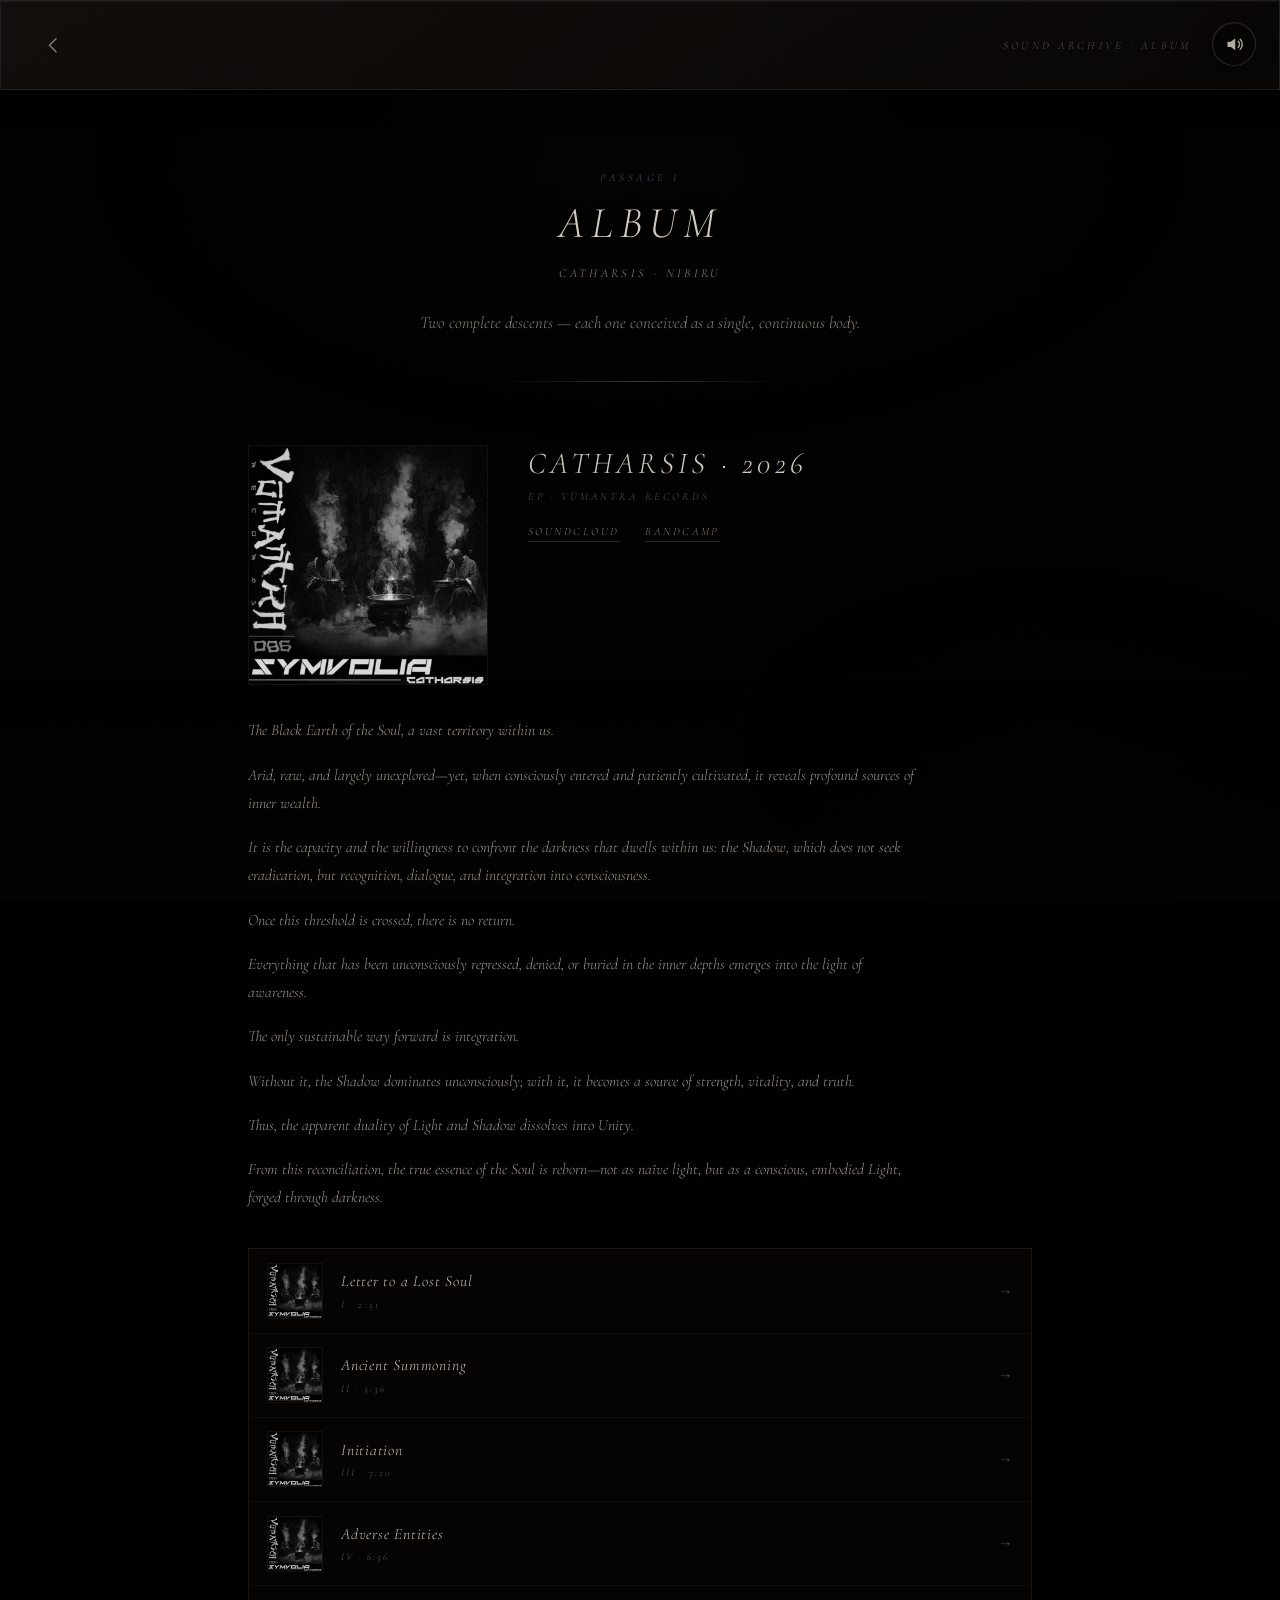
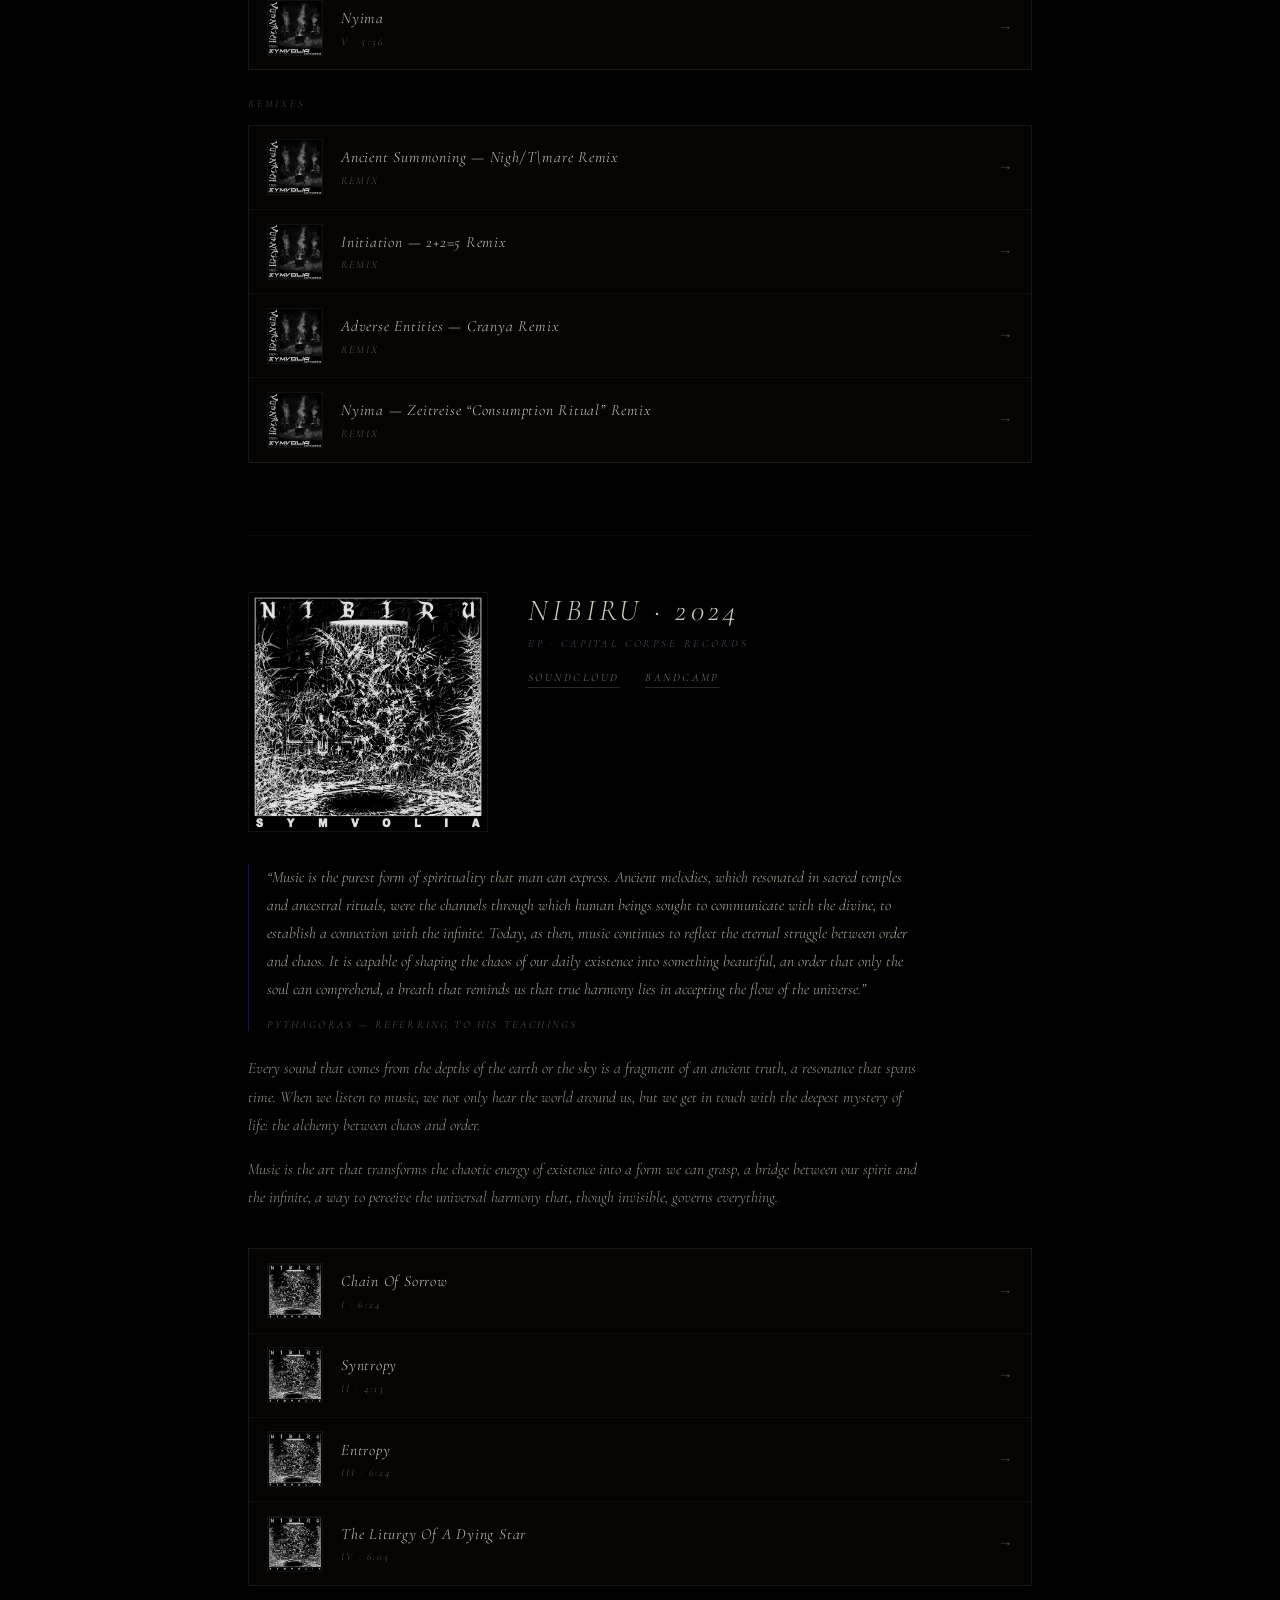
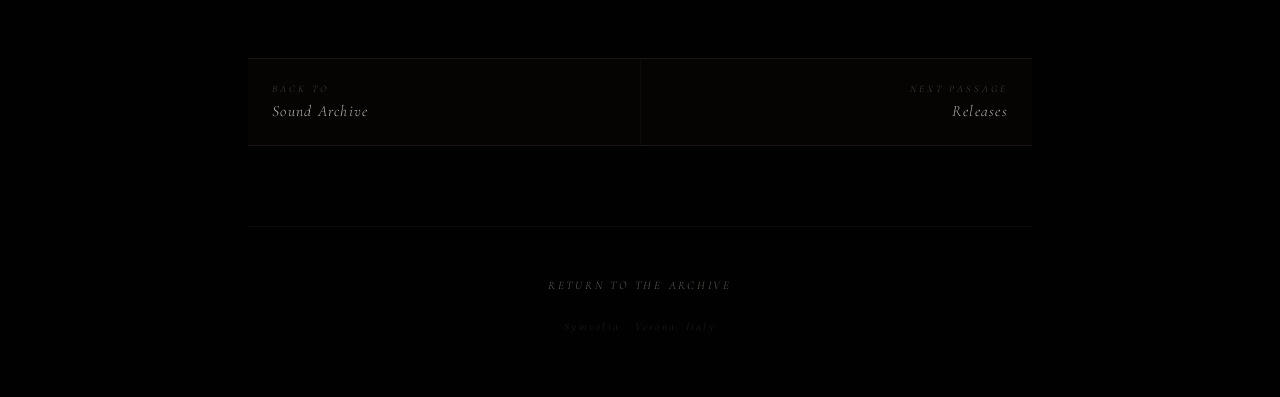
<file: archive-albums.html>
<!DOCTYPE html>
<html lang="en" class="is-archive-page">
<head>
  <meta charset="UTF-8">
  <meta name="viewport" content="width=device-width, initial-scale=1.0, viewport-fit=cover">
  <meta name="theme-color" content="#010101">
  <link rel="icon" href="assets/favicon.ico" sizes="any">
  <link rel="icon" type="image/png" sizes="32x32" href="assets/favicon-32.png">
  <link rel="icon" type="image/png" sizes="16x16" href="assets/favicon-16.png">
  <link rel="apple-touch-icon" sizes="180x180" href="assets/apple-touch-icon.png">
  <link rel="canonical" href="https://symvolia.xyz/archive-albums.html">
  <meta name="description" content="Symvolia — Album. Catharsis [2026, VūMantra Records] and Nibiru [2024, Capital Corpse Records].">
  <title>Album — Symvolia Sound Archive</title>
  <link rel="preconnect" href="https://fonts.googleapis.com">
  <link rel="preconnect" href="https://fonts.gstatic.com" crossorigin>
  <link href="https://fonts.googleapis.com/css2?family=Cormorant+Garamond:ital,wght@0,300;0,400;1,300;1,400&display=swap" rel="stylesheet">
  <link rel="stylesheet" href="css/style.css?v=45">
  <link rel="stylesheet" href="css/textures.css?v=38">
  <link rel="stylesheet" href="css/design-system.css?v=40">
  <link rel="stylesheet" href="css/environment.css?v=39">
  <link rel="stylesheet" href="css/responsive.css?v=39">
  <link rel="stylesheet" href="css/archive-page.css?v=10">
  <style>html,body{background:#010101!important}</style>
</head>
<body class="esoteric-surface is-entered archive-body">

  <button type="button" class="sound-toggle" id="soundToggle" aria-label="Mute audio" aria-pressed="true" title="Audio on / off">
    <svg class="sound-toggle__glyph sound-toggle__glyph--on" viewBox="0 0 24 24" aria-hidden="true" focusable="false">
      <path fill="currentColor" d="M4 9v6h4l5 4V5L8 9H4z"/>
      <path fill="none" stroke="currentColor" stroke-width="1.6" stroke-linecap="round" d="M16.5 8.5a5 5 0 0 1 0 7M18.8 6.2a8.2 8.2 0 0 1 0 11.6"/>
    </svg>
    <svg class="sound-toggle__glyph sound-toggle__glyph--off" viewBox="0 0 24 24" aria-hidden="true" focusable="false">
      <path fill="currentColor" d="M4 9v6h4l5 4V5L8 9H4z"/>
      <path fill="none" stroke="currentColor" stroke-width="1.6" stroke-linecap="round" d="M16.5 9.5l5 5M21.5 9.5l-5 5"/>
    </svg>
  </button>

  <div class="main is-visible archive-page">
    <div class="main__grain" aria-hidden="true"></div>
    <div class="main__sub" aria-hidden="true"></div>
    <div class="main__depth" aria-hidden="true"></div>

    <header class="main__header archive-page__header">
      <a class="main__back" href="archive.html" aria-label="Back to Sound Archive" title="Back to Sound Archive">
        <svg viewBox="0 0 24 24" aria-hidden="true" focusable="false">
          <path fill="none" stroke="currentColor" stroke-width="1.6" stroke-linecap="round" stroke-linejoin="round" d="M15 5l-7 7 7 7"/>
        </svg>
      </a>
      <p class="archive-page__wordmark">Sound Archive · Album</p>
    </header>

    <main class="archive-page__body archive-entry__body">
      <section class="archive-page__hero reveal" data-reveal>
        <p class="archive-entry__kind">Passage I</p>
        <h1 class="archive-page__title archive-entry__title" tabindex="-1">Album</h1>
        <p class="main__section-sub">Catharsis · Nibiru</p>
        <p class="archive-page__lead">
          Two complete descents — each one conceived as a single, continuous body.
        </p>
        <span class="archive-page__rule" aria-hidden="true"></span>
      </section>

      <section class="album reveal" data-reveal id="catharsis">
        <div class="album__head">
          <a class="album__cover" href="https://soundcloud.com/symvolia/sets/catharsis-ep" target="_blank" rel="noopener noreferrer" aria-label="Catharsis EP on SoundCloud">
            <img src="assets/covers/catharsis.jpg" alt="Catharsis — cover art" loading="lazy" decoding="async" width="800" height="800">
          </a>
          <div class="album__info">
            <h2 class="album__title">Catharsis <span aria-hidden="true">·</span> 2026</h2>
            <p class="album__label">EP · VūMantra Records</p>
            <div class="album__links">
              <a href="https://soundcloud.com/symvolia/sets/catharsis-ep" target="_blank" rel="noopener noreferrer">SoundCloud</a>
              <a href="https://vumantra.bandcamp.com/album/catharsis" target="_blank" rel="noopener noreferrer">Bandcamp</a>
            </div>
          </div>
        </div>

        <div class="album__notes">
          <p>The Black Earth of the Soul, a vast territory within us.</p>
          <p>Arid, raw, and largely unexplored—yet, when consciously entered and patiently cultivated, it reveals profound sources of inner wealth.</p>
          <p>It is the capacity and the willingness to confront the darkness that dwells within us: the Shadow, which does not seek eradication, but recognition, dialogue, and integration into consciousness.</p>
          <p>Once this threshold is crossed, there is no return.</p>
          <p>Everything that has been unconsciously repressed, denied, or buried in the inner depths emerges into the light of awareness.</p>
          <p>The only sustainable way forward is integration.</p>
          <p>Without it, the Shadow dominates unconsciously; with it, it becomes a source of strength, vitality, and truth.</p>
          <p>Thus, the apparent duality of Light and Shadow dissolves into Unity.</p>
          <p>From this reconciliation, the true essence of the Soul is reborn—not as naïve light, but as a conscious, embodied Light, forged through darkness.</p>
        </div>

        <ul class="archive-list">
          <li>
            <a class="archive-list__link" href="https://soundcloud.com/vumantra/symvolia-letter-to-a-lost-soul-vumantra-records-1" target="_blank" rel="noopener noreferrer">
              <span class="archive-list__art"><img src="assets/covers/catharsis.jpg" alt="" loading="lazy" decoding="async" width="112" height="112"></span>
              <span>
                <span class="archive-list__title">Letter to a Lost Soul</span>
                <span class="archive-list__meta">I · 2:51</span>
              </span>
              <span class="archive-list__cue" aria-hidden="true">→</span>
            </a>
          </li>
          <li>
            <a class="archive-list__link" href="https://soundcloud.com/vumantra/symvolia-ancient-summoning-vumantra-records-2" target="_blank" rel="noopener noreferrer">
              <span class="archive-list__art"><img src="assets/covers/catharsis.jpg" alt="" loading="lazy" decoding="async" width="112" height="112"></span>
              <span>
                <span class="archive-list__title">Ancient Summoning</span>
                <span class="archive-list__meta">II · 5:36</span>
              </span>
              <span class="archive-list__cue" aria-hidden="true">→</span>
            </a>
          </li>
          <li>
            <a class="archive-list__link" href="https://soundcloud.com/vumantra/symvolia-initiation-vumantra-records-3" target="_blank" rel="noopener noreferrer">
              <span class="archive-list__art"><img src="assets/covers/catharsis.jpg" alt="" loading="lazy" decoding="async" width="112" height="112"></span>
              <span>
                <span class="archive-list__title">Initiation</span>
                <span class="archive-list__meta">III · 7:20</span>
              </span>
              <span class="archive-list__cue" aria-hidden="true">→</span>
            </a>
          </li>
          <li>
            <a class="archive-list__link" href="https://soundcloud.com/vumantra/symvolia-adverse-entities-vumantra-records-4" target="_blank" rel="noopener noreferrer">
              <span class="archive-list__art"><img src="assets/covers/catharsis.jpg" alt="" loading="lazy" decoding="async" width="112" height="112"></span>
              <span>
                <span class="archive-list__title">Adverse Entities</span>
                <span class="archive-list__meta">IV · 6:56</span>
              </span>
              <span class="archive-list__cue" aria-hidden="true">→</span>
            </a>
          </li>
          <li>
            <a class="archive-list__link" href="https://soundcloud.com/vumantra/symvolia-nyima-vumantra-records-5" target="_blank" rel="noopener noreferrer">
              <span class="archive-list__art"><img src="assets/covers/catharsis.jpg" alt="" loading="lazy" decoding="async" width="112" height="112"></span>
              <span>
                <span class="archive-list__title">Nyima</span>
                <span class="archive-list__meta">V · 5:56</span>
              </span>
              <span class="archive-list__cue" aria-hidden="true">→</span>
            </a>
          </li>
        </ul>

        <span class="album__sub-label">Remixes</span>

        <ul class="archive-list">
          <li>
            <a class="archive-list__link" href="https://soundcloud.com/vumantra/symvolia-ancient-summoning-nightmare-remix-vumantra-records-6" target="_blank" rel="noopener noreferrer">
              <span class="archive-list__art"><img src="assets/covers/catharsis.jpg" alt="" loading="lazy" decoding="async" width="112" height="112"></span>
              <span>
                <span class="archive-list__title">Ancient Summoning <span aria-hidden="true">—</span> Nigh/T\mare Remix</span>
                <span class="archive-list__meta">Remix</span>
              </span>
              <span class="archive-list__cue" aria-hidden="true">→</span>
            </a>
          </li>
          <li>
            <a class="archive-list__link" href="https://soundcloud.com/vumantra/symvolia-initiation-225-remix-vumantra-records-7" target="_blank" rel="noopener noreferrer">
              <span class="archive-list__art"><img src="assets/covers/catharsis.jpg" alt="" loading="lazy" decoding="async" width="112" height="112"></span>
              <span>
                <span class="archive-list__title">Initiation <span aria-hidden="true">—</span> 2+2=5 Remix</span>
                <span class="archive-list__meta">Remix</span>
              </span>
              <span class="archive-list__cue" aria-hidden="true">→</span>
            </a>
          </li>
          <li>
            <a class="archive-list__link" href="https://soundcloud.com/vumantra/symvolia-adverse-entities-cranya-remix-vumantra-records-8" target="_blank" rel="noopener noreferrer">
              <span class="archive-list__art"><img src="assets/covers/catharsis.jpg" alt="" loading="lazy" decoding="async" width="112" height="112"></span>
              <span>
                <span class="archive-list__title">Adverse Entities <span aria-hidden="true">—</span> Cranya Remix</span>
                <span class="archive-list__meta">Remix</span>
              </span>
              <span class="archive-list__cue" aria-hidden="true">→</span>
            </a>
          </li>
          <li>
            <a class="archive-list__link" href="https://soundcloud.com/vumantra/symvolia-nyima-zeitreise-consumption-ritual_remix-vumantra-records-9" target="_blank" rel="noopener noreferrer">
              <span class="archive-list__art"><img src="assets/covers/catharsis.jpg" alt="" loading="lazy" decoding="async" width="112" height="112"></span>
              <span>
                <span class="archive-list__title">Nyima <span aria-hidden="true">—</span> Zeitreise “Consumption Ritual” Remix</span>
                <span class="archive-list__meta">Remix</span>
              </span>
              <span class="archive-list__cue" aria-hidden="true">→</span>
            </a>
          </li>
        </ul>
      </section>

      <section class="album reveal" data-reveal id="nibiru">
        <div class="album__head">
          <a class="album__cover" href="https://soundcloud.com/symvolia/sets/nibiru-ep-symvolia" target="_blank" rel="noopener noreferrer" aria-label="Nibiru EP on SoundCloud">
            <img src="assets/covers/nibiru.jpg" alt="Nibiru — cover art" loading="lazy" decoding="async" width="800" height="800">
          </a>
          <div class="album__info">
            <h2 class="album__title">Nibiru <span aria-hidden="true">·</span> 2024</h2>
            <p class="album__label">EP · Capital Corpse Records</p>
            <div class="album__links">
              <a href="https://soundcloud.com/symvolia/sets/nibiru-ep-symvolia" target="_blank" rel="noopener noreferrer">SoundCloud</a>
              <a href="https://capitalcorpse.bandcamp.com/album/nibiru-ep" target="_blank" rel="noopener noreferrer">Bandcamp</a>
            </div>
          </div>
        </div>

        <div class="album__notes">
          <blockquote class="album__quote">
            <p>“Music is the purest form of spirituality that man can express. Ancient melodies, which resonated in sacred temples and ancestral rituals, were the channels through which human beings sought to communicate with the divine, to establish a connection with the infinite. Today, as then, music continues to reflect the eternal struggle between order and chaos. It is capable of shaping the chaos of our daily existence into something beautiful, an order that only the soul can comprehend, a breath that reminds us that true harmony lies in accepting the flow of the universe.”</p>
            <cite>Pythagoras <span aria-hidden="true">—</span> referring to his teachings</cite>
          </blockquote>
          <p>Every sound that comes from the depths of the earth or the sky is a fragment of an ancient truth, a resonance that spans time. When we listen to music, we not only hear the world around us, but we get in touch with the deepest mystery of life: the alchemy between chaos and order.</p>
          <p>Music is the art that transforms the chaotic energy of existence into a form we can grasp, a bridge between our spirit and the infinite, a way to perceive the universal harmony that, though invisible, governs everything.</p>
        </div>

        <ul class="archive-list">
          <li>
            <a class="archive-list__link" href="https://soundcloud.com/symvolia/chain-of-sorrow" target="_blank" rel="noopener noreferrer">
              <span class="archive-list__art"><img src="assets/covers/nibiru.jpg" alt="" loading="lazy" decoding="async" width="112" height="112"></span>
              <span>
                <span class="archive-list__title">Chain Of Sorrow</span>
                <span class="archive-list__meta">I · 6:24</span>
              </span>
              <span class="archive-list__cue" aria-hidden="true">→</span>
            </a>
          </li>
          <li>
            <a class="archive-list__link" href="https://soundcloud.com/symvolia/syntropy" target="_blank" rel="noopener noreferrer">
              <span class="archive-list__art"><img src="assets/covers/nibiru.jpg" alt="" loading="lazy" decoding="async" width="112" height="112"></span>
              <span>
                <span class="archive-list__title">Syntropy</span>
                <span class="archive-list__meta">II · 4:13</span>
              </span>
              <span class="archive-list__cue" aria-hidden="true">→</span>
            </a>
          </li>
          <li>
            <a class="archive-list__link" href="https://soundcloud.com/symvolia/entropy" target="_blank" rel="noopener noreferrer">
              <span class="archive-list__art"><img src="assets/covers/nibiru.jpg" alt="" loading="lazy" decoding="async" width="112" height="112"></span>
              <span>
                <span class="archive-list__title">Entropy</span>
                <span class="archive-list__meta">III · 6:24</span>
              </span>
              <span class="archive-list__cue" aria-hidden="true">→</span>
            </a>
          </li>
          <li>
            <a class="archive-list__link" href="https://soundcloud.com/symvolia/the-liturgy-of-a-dying-star" target="_blank" rel="noopener noreferrer">
              <span class="archive-list__art"><img src="assets/covers/nibiru.jpg" alt="" loading="lazy" decoding="async" width="112" height="112"></span>
              <span>
                <span class="archive-list__title">The Liturgy Of A Dying Star</span>
                <span class="archive-list__meta">IV · 6:05</span>
              </span>
              <span class="archive-list__cue" aria-hidden="true">→</span>
            </a>
          </li>
        </ul>
      </section>

      <nav class="archive-entry__nav reveal" data-reveal aria-label="Passages">
        <a class="archive-entry__nav-link archive-entry__nav-link--prev" href="archive.html">
          <span class="archive-entry__nav-dir">Back to</span>
          <span class="archive-entry__nav-name">Sound Archive</span>
        </a>
        <a class="archive-entry__nav-link archive-entry__nav-link--next" href="archive-tracks.html">
          <span class="archive-entry__nav-dir">Next passage</span>
          <span class="archive-entry__nav-name">Releases</span>
        </a>
      </nav>

      <footer class="archive-page__foot reveal" data-reveal>
        <a class="archive-page__return" href="archive.html">Return to the archive</a>
        <p class="main__footer-note">Symvolia · Verona, Italy</p>
      </footer>
    </main>
  </div>

  <audio id="mainAmbient" preload="auto" loop src="assets/audio/ancient-chants-live.m4a?v=1" aria-hidden="true"></audio>

  <script src="js/archive-page.js?v=12" defer></script>
</body>
</html>
</file>
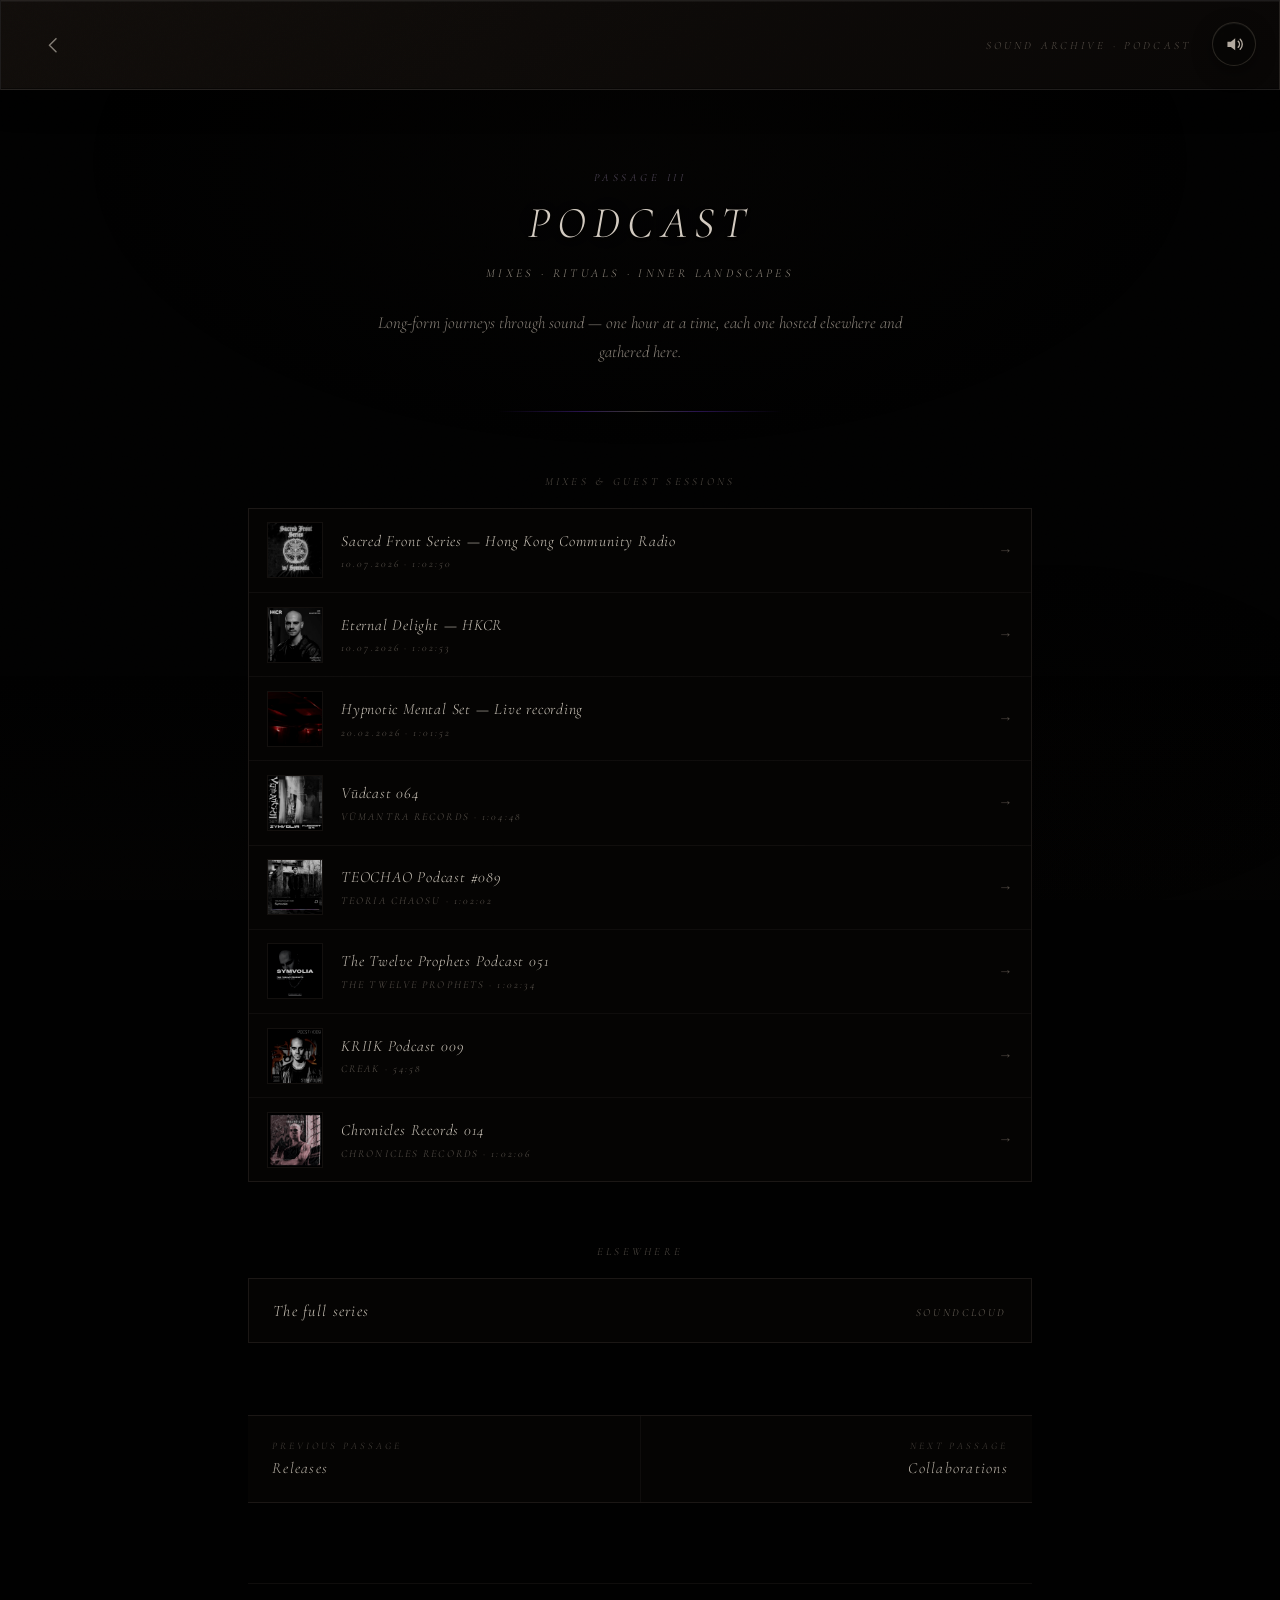
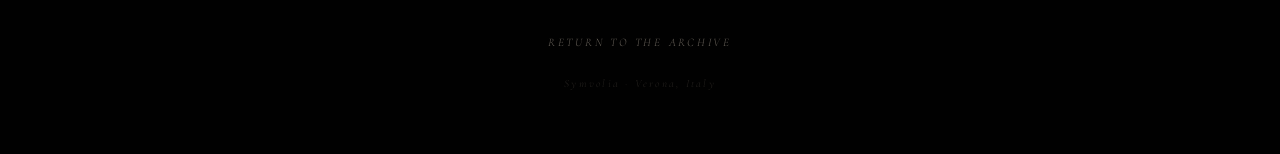
<file: archive-podcast.html>
<!DOCTYPE html>
<html lang="en" class="is-archive-page">
<head>
  <meta charset="UTF-8">
  <meta name="viewport" content="width=device-width, initial-scale=1.0, viewport-fit=cover">
  <meta name="theme-color" content="#010101">
  <link rel="icon" href="assets/favicon.ico" sizes="any">
  <link rel="icon" type="image/png" sizes="32x32" href="assets/favicon-32.png">
  <link rel="icon" type="image/png" sizes="16x16" href="assets/favicon-16.png">
  <link rel="apple-touch-icon" sizes="180x180" href="assets/apple-touch-icon.png">
  <link rel="canonical" href="https://symvolia.xyz/archive-podcast.html">
  <meta name="description" content="Symvolia — Podcast and mixes. Long-form journeys through sound: mixes, rituals, and inner landscapes.">
  <title>Podcast — Symvolia Sound Archive</title>
  <link rel="preconnect" href="https://fonts.googleapis.com">
  <link rel="preconnect" href="https://fonts.gstatic.com" crossorigin>
  <link href="https://fonts.googleapis.com/css2?family=Cormorant+Garamond:ital,wght@0,300;0,400;1,300;1,400&display=swap" rel="stylesheet">
  <link rel="stylesheet" href="css/style.css?v=45">
  <link rel="stylesheet" href="css/textures.css?v=38">
  <link rel="stylesheet" href="css/design-system.css?v=40">
  <link rel="stylesheet" href="css/environment.css?v=39">
  <link rel="stylesheet" href="css/responsive.css?v=39">
  <link rel="stylesheet" href="css/archive-page.css?v=10">
  <style>html,body{background:#010101!important}</style>
</head>
<body class="esoteric-surface is-entered archive-body">

  <button type="button" class="sound-toggle" id="soundToggle" aria-label="Mute audio" aria-pressed="true" title="Audio on / off">
    <svg class="sound-toggle__glyph sound-toggle__glyph--on" viewBox="0 0 24 24" aria-hidden="true" focusable="false">
      <path fill="currentColor" d="M4 9v6h4l5 4V5L8 9H4z"/>
      <path fill="none" stroke="currentColor" stroke-width="1.6" stroke-linecap="round" d="M16.5 8.5a5 5 0 0 1 0 7M18.8 6.2a8.2 8.2 0 0 1 0 11.6"/>
    </svg>
    <svg class="sound-toggle__glyph sound-toggle__glyph--off" viewBox="0 0 24 24" aria-hidden="true" focusable="false">
      <path fill="currentColor" d="M4 9v6h4l5 4V5L8 9H4z"/>
      <path fill="none" stroke="currentColor" stroke-width="1.6" stroke-linecap="round" d="M16.5 9.5l5 5M21.5 9.5l-5 5"/>
    </svg>
  </button>

  <div class="main is-visible archive-page">
    <div class="main__grain" aria-hidden="true"></div>
    <div class="main__sub" aria-hidden="true"></div>
    <div class="main__depth" aria-hidden="true"></div>

    <header class="main__header archive-page__header">
      <a class="main__back" href="archive.html" aria-label="Back to Sound Archive" title="Back to Sound Archive">
        <svg viewBox="0 0 24 24" aria-hidden="true" focusable="false">
          <path fill="none" stroke="currentColor" stroke-width="1.6" stroke-linecap="round" stroke-linejoin="round" d="M15 5l-7 7 7 7"/>
        </svg>
      </a>
      <p class="archive-page__wordmark">Sound Archive · Podcast</p>
    </header>

    <main class="archive-page__body archive-entry__body">
      <section class="archive-page__hero reveal" data-reveal>
        <p class="archive-entry__kind">Passage III</p>
        <h1 class="archive-page__title archive-entry__title" tabindex="-1">Podcast</h1>
        <p class="main__section-sub">Mixes · Rituals · Inner landscapes</p>
        <p class="archive-page__lead">
          Long-form journeys through sound — one hour at a time, each one hosted
          elsewhere and gathered here.
        </p>
        <span class="archive-page__rule" aria-hidden="true"></span>
      </section>

      <section class="archive-entry__section reveal" data-reveal>
        <span class="archive-entry__section-label">Mixes &amp; guest sessions</span>
        <ul class="archive-list">
          <li>
            <a class="archive-list__link" href="https://soundcloud.com/symvolia/symvolia-lost-in-ether" target="_blank" rel="noopener noreferrer">
              <span class="archive-list__art"><img src="assets/archive/pod-sacred-front.jpg" alt="" loading="lazy" decoding="async" width="112" height="112"></span>
              <span>
                <span class="archive-list__title">Sacred Front Series <span aria-hidden="true">—</span> Hong Kong Community Radio</span>
                <span class="archive-list__meta">10.07.2026 · 1:02:50</span>
              </span>
              <span class="archive-list__cue" aria-hidden="true">→</span>
            </a>
          </li>
          <li>
            <a class="archive-list__link" href="https://soundcloud.com/hkcrlive/eternal-delight-w-symvolia-10072026-2" target="_blank" rel="noopener noreferrer">
              <span class="archive-list__art"><img src="assets/archive/pod-hkcr.jpg" alt="" loading="lazy" decoding="async" width="112" height="112"></span>
              <span>
                <span class="archive-list__title">Eternal Delight <span aria-hidden="true">—</span> HKCR</span>
                <span class="archive-list__meta">10.07.2026 · 1:02:53</span>
              </span>
              <span class="archive-list__cue" aria-hidden="true">→</span>
            </a>
          </li>
          <li>
            <a class="archive-list__link" href="https://soundcloud.com/symvolia/hypnotic-mental-set-live" target="_blank" rel="noopener noreferrer">
              <span class="archive-list__art"><img src="assets/archive/pod-hypnotic.jpg" alt="" loading="lazy" decoding="async" width="112" height="112"></span>
              <span>
                <span class="archive-list__title">Hypnotic Mental Set <span aria-hidden="true">—</span> Live recording</span>
                <span class="archive-list__meta">20.02.2026 · 1:01:52</span>
              </span>
              <span class="archive-list__cue" aria-hidden="true">→</span>
            </a>
          </li>
          <li>
            <a class="archive-list__link" href="https://soundcloud.com/vumantra/symvolia-vudcast_064" target="_blank" rel="noopener noreferrer">
              <span class="archive-list__art"><img src="assets/archive/pod-vudcast.jpg" alt="" loading="lazy" decoding="async" width="112" height="112"></span>
              <span>
                <span class="archive-list__title">Vūdcast 064</span>
                <span class="archive-list__meta">VūMantra Records · 1:04:48</span>
              </span>
              <span class="archive-list__cue" aria-hidden="true">→</span>
            </a>
          </li>
          <li>
            <a class="archive-list__link" href="https://soundcloud.com/teoriachaosupodcast/teochao-podcast-089-symvolia" target="_blank" rel="noopener noreferrer">
              <span class="archive-list__art"><img src="assets/archive/pod-teochao.jpg" alt="" loading="lazy" decoding="async" width="112" height="112"></span>
              <span>
                <span class="archive-list__title">TEOCHAO Podcast #089</span>
                <span class="archive-list__meta">Teoria Chaosu · 1:02:02</span>
              </span>
              <span class="archive-list__cue" aria-hidden="true">→</span>
            </a>
          </li>
          <li>
            <a class="archive-list__link" href="https://soundcloud.com/thetwelveprophets/the-twelve-prophets-podcast-051-symvolia" target="_blank" rel="noopener noreferrer">
              <span class="archive-list__art"><img src="assets/archive/pod-twelve-prophets.jpg" alt="" loading="lazy" decoding="async" width="112" height="112"></span>
              <span>
                <span class="archive-list__title">The Twelve Prophets Podcast 051</span>
                <span class="archive-list__meta">The Twelve Prophets · 1:02:34</span>
              </span>
              <span class="archive-list__cue" aria-hidden="true">→</span>
            </a>
          </li>
          <li>
            <a class="archive-list__link" href="https://soundcloud.com/kriikstudio/kriikpd009-symvolia" target="_blank" rel="noopener noreferrer">
              <span class="archive-list__art"><img src="assets/archive/pod-kriik.jpg" alt="" loading="lazy" decoding="async" width="112" height="112"></span>
              <span>
                <span class="archive-list__title">KRIIK Podcast 009</span>
                <span class="archive-list__meta">CREAK · 54:58</span>
              </span>
              <span class="archive-list__cue" aria-hidden="true">→</span>
            </a>
          </li>
          <li>
            <a class="archive-list__link" href="https://soundcloud.com/chroniclesrecords/symvolia-chronicles-records-0-14" target="_blank" rel="noopener noreferrer">
              <span class="archive-list__art"><img src="assets/archive/pod-chronicles.jpg" alt="" loading="lazy" decoding="async" width="112" height="112"></span>
              <span>
                <span class="archive-list__title">Chronicles Records 014</span>
                <span class="archive-list__meta">Chronicles Records · 1:02:06</span>
              </span>
              <span class="archive-list__cue" aria-hidden="true">→</span>
            </a>
          </li>
        </ul>
      </section>

      <section class="archive-entry__section reveal" data-reveal>
        <span class="archive-entry__section-label">Elsewhere</span>
        <div class="archive-entry__links">
          <a class="archive-entry__link" href="https://soundcloud.com/symvolia/sets/podcast" target="_blank" rel="noopener noreferrer">
            <span class="archive-entry__link-name">The full series</span>
            <span class="archive-entry__link-where">SoundCloud</span>
          </a>
        </div>
      </section>

      <nav class="archive-entry__nav reveal" data-reveal aria-label="Passages">
        <a class="archive-entry__nav-link archive-entry__nav-link--prev" href="archive-tracks.html">
          <span class="archive-entry__nav-dir">Previous passage</span>
          <span class="archive-entry__nav-name">Releases</span>
        </a>
        <a class="archive-entry__nav-link archive-entry__nav-link--next" href="archive-poetic.html">
          <span class="archive-entry__nav-dir">Next passage</span>
          <span class="archive-entry__nav-name">Collaborations</span>
        </a>
      </nav>

      <footer class="archive-page__foot reveal" data-reveal>
        <a class="archive-page__return" href="archive.html">Return to the archive</a>
        <p class="main__footer-note">Symvolia · Verona, Italy</p>
      </footer>
    </main>
  </div>

  <audio id="mainAmbient" preload="auto" loop src="assets/audio/ancient-chants-live.m4a?v=1" aria-hidden="true"></audio>

  <script src="js/archive-page.js?v=12" defer></script>
</body>
</html>
</file>
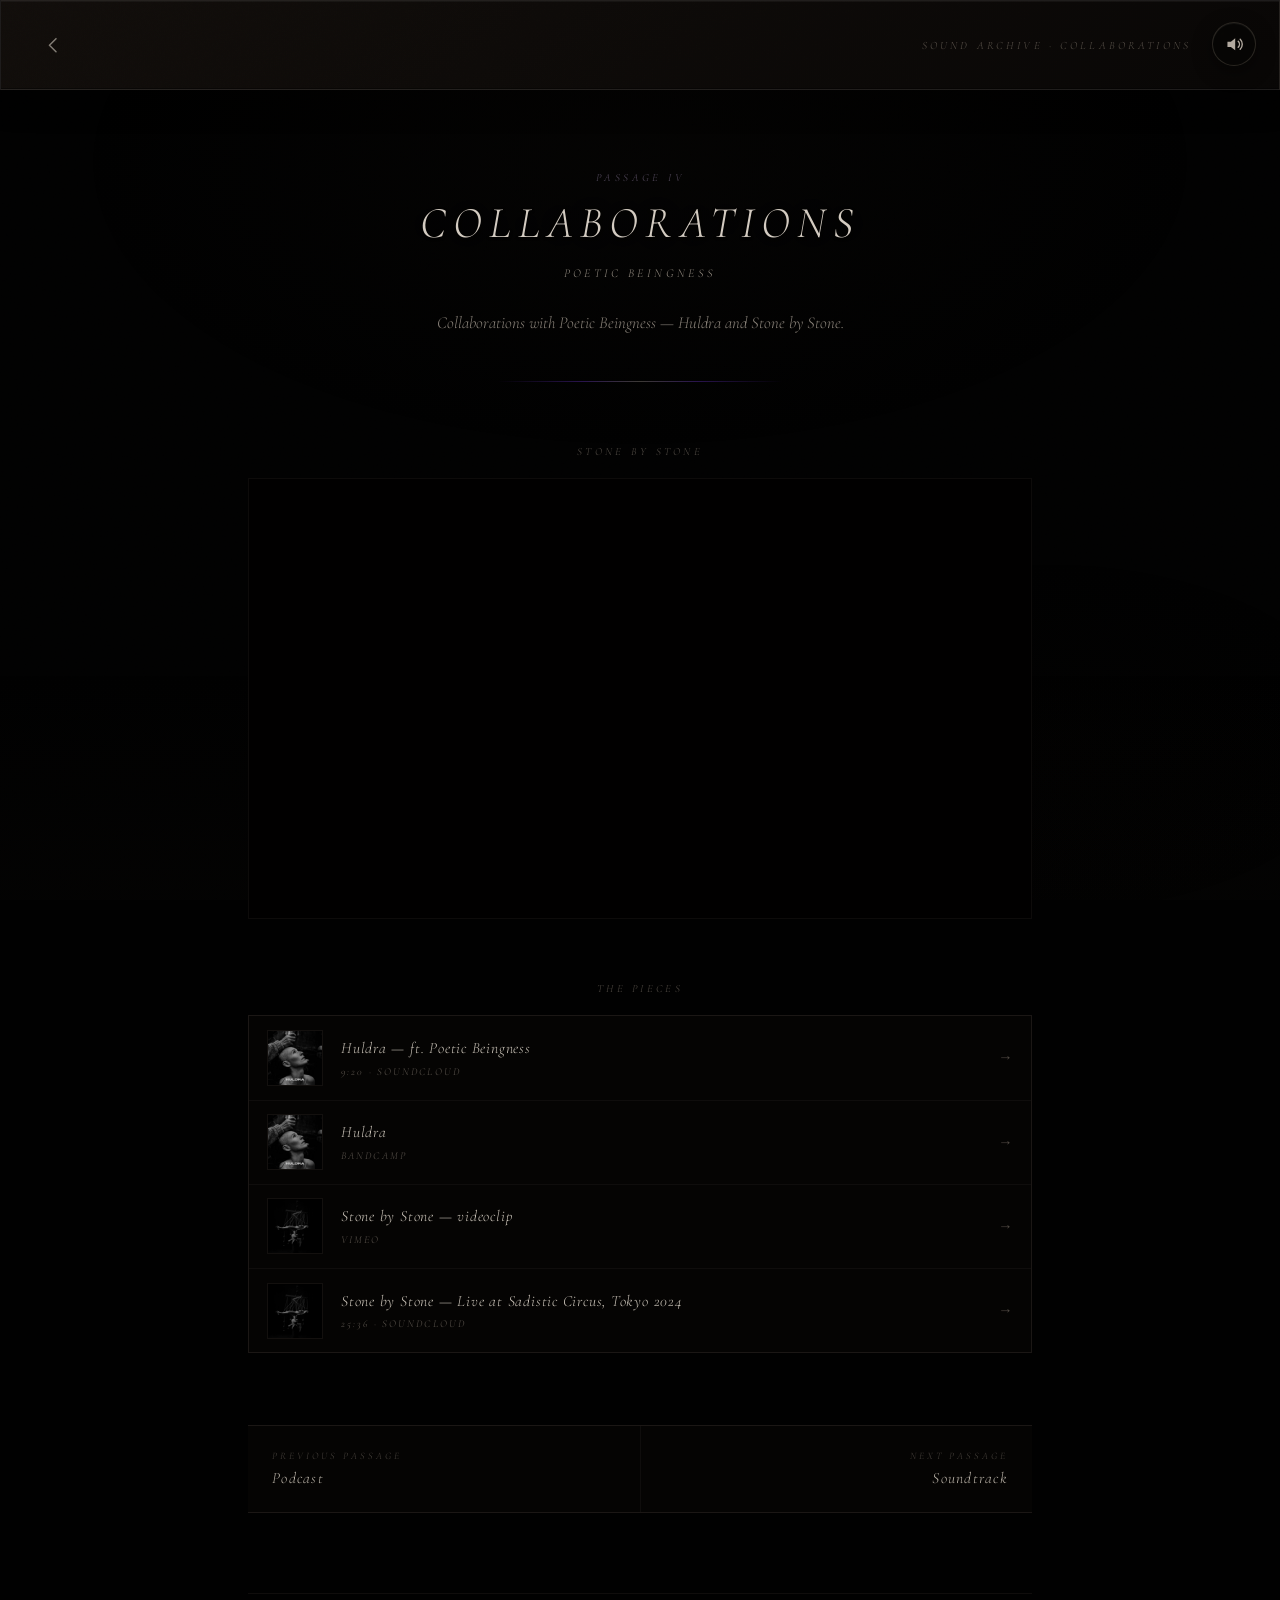
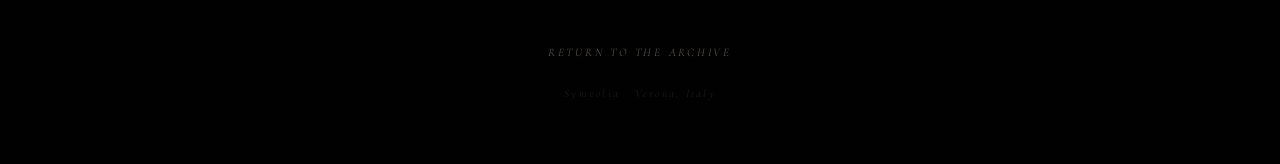
<file: archive-poetic.html>
<!DOCTYPE html>
<html lang="en" class="is-archive-page">
<head>
  <meta charset="UTF-8">
  <meta name="viewport" content="width=device-width, initial-scale=1.0, viewport-fit=cover">
  <meta name="theme-color" content="#010101">
  <link rel="icon" href="assets/favicon.ico" sizes="any">
  <link rel="icon" type="image/png" sizes="32x32" href="assets/favicon-32.png">
  <link rel="icon" type="image/png" sizes="16x16" href="assets/favicon-16.png">
  <link rel="apple-touch-icon" sizes="180x180" href="assets/apple-touch-icon.png">
  <link rel="canonical" href="https://symvolia.xyz/archive-poetic.html">
  <meta name="description" content="Symvolia — Collaborations. Works with Poetic Beingness: Huldra and Stone by Stone.">
  <title>Collaborations — Symvolia Sound Archive</title>
  <link rel="preconnect" href="https://fonts.googleapis.com">
  <link rel="preconnect" href="https://fonts.gstatic.com" crossorigin>
  <link href="https://fonts.googleapis.com/css2?family=Cormorant+Garamond:ital,wght@0,300;0,400;1,300;1,400&display=swap" rel="stylesheet">
  <link rel="stylesheet" href="css/style.css?v=45">
  <link rel="stylesheet" href="css/textures.css?v=38">
  <link rel="stylesheet" href="css/design-system.css?v=40">
  <link rel="stylesheet" href="css/environment.css?v=39">
  <link rel="stylesheet" href="css/responsive.css?v=39">
  <link rel="stylesheet" href="css/archive-page.css?v=10">
  <style>html,body{background:#010101!important}</style>
</head>
<body class="esoteric-surface is-entered archive-body">

  <button type="button" class="sound-toggle" id="soundToggle" aria-label="Mute audio" aria-pressed="true" title="Audio on / off">
    <svg class="sound-toggle__glyph sound-toggle__glyph--on" viewBox="0 0 24 24" aria-hidden="true" focusable="false">
      <path fill="currentColor" d="M4 9v6h4l5 4V5L8 9H4z"/>
      <path fill="none" stroke="currentColor" stroke-width="1.6" stroke-linecap="round" d="M16.5 8.5a5 5 0 0 1 0 7M18.8 6.2a8.2 8.2 0 0 1 0 11.6"/>
    </svg>
    <svg class="sound-toggle__glyph sound-toggle__glyph--off" viewBox="0 0 24 24" aria-hidden="true" focusable="false">
      <path fill="currentColor" d="M4 9v6h4l5 4V5L8 9H4z"/>
      <path fill="none" stroke="currentColor" stroke-width="1.6" stroke-linecap="round" d="M16.5 9.5l5 5M21.5 9.5l-5 5"/>
    </svg>
  </button>

  <div class="main is-visible archive-page">
    <div class="main__grain" aria-hidden="true"></div>
    <div class="main__sub" aria-hidden="true"></div>
    <div class="main__depth" aria-hidden="true"></div>

    <header class="main__header archive-page__header">
      <a class="main__back" href="archive.html" aria-label="Back to Sound Archive" title="Back to Sound Archive">
        <svg viewBox="0 0 24 24" aria-hidden="true" focusable="false">
          <path fill="none" stroke="currentColor" stroke-width="1.6" stroke-linecap="round" stroke-linejoin="round" d="M15 5l-7 7 7 7"/>
        </svg>
      </a>
      <p class="archive-page__wordmark">Sound Archive · Collaborations</p>
    </header>

    <main class="archive-page__body archive-entry__body">
      <section class="archive-page__hero reveal" data-reveal>
        <p class="archive-entry__kind">Passage IV</p>
        <h1 class="archive-page__title archive-entry__title" tabindex="-1">Collaborations</h1>
        <p class="main__section-sub">Poetic Beingness</p>
        <p class="archive-page__lead">
          Collaborations with Poetic Beingness — Huldra and Stone by Stone.
        </p>
        <span class="archive-page__rule" aria-hidden="true"></span>
      </section>

      <section class="archive-entry__section reveal" data-reveal>
        <span class="archive-entry__section-label">Stone by Stone</span>
        <div class="archive-entry__player archive-entry__player--video">
          <iframe
            title="Stone by Stone on Vimeo"
            src="https://player.vimeo.com/video/1081943249?color=241046&title=0&byline=0&portrait=0"
            frameborder="0" loading="lazy"
            allow="autoplay; fullscreen; picture-in-picture" allowfullscreen></iframe>
        </div>
      </section>

      <section class="archive-entry__section reveal" data-reveal>
        <span class="archive-entry__section-label">The pieces</span>
        <ul class="archive-list">
          <li>
            <a class="archive-list__link" href="https://soundcloud.com/symvolia/huldra" target="_blank" rel="noopener noreferrer">
              <span class="archive-list__art"><img src="assets/archive/rel-huldra.jpg" alt="" loading="lazy" decoding="async" width="112" height="112"></span>
              <span>
                <span class="archive-list__title">Huldra <span aria-hidden="true">—</span> ft. Poetic Beingness</span>
                <span class="archive-list__meta">9:20 · SoundCloud</span>
              </span>
              <span class="archive-list__cue" aria-hidden="true">→</span>
            </a>
          </li>
          <li>
            <a class="archive-list__link" href="https://symvolia.bandcamp.com/" target="_blank" rel="noopener noreferrer">
              <span class="archive-list__art"><img src="assets/archive/rel-huldra.jpg" alt="" loading="lazy" decoding="async" width="112" height="112"></span>
              <span>
                <span class="archive-list__title">Huldra</span>
                <span class="archive-list__meta">Bandcamp</span>
              </span>
              <span class="archive-list__cue" aria-hidden="true">→</span>
            </a>
          </li>
          <li>
            <a class="archive-list__link" href="https://vimeo.com/1081943249" target="_blank" rel="noopener noreferrer">
              <span class="archive-list__art"><img src="assets/archive/rel-stone-by-stone.jpg" alt="" loading="lazy" decoding="async" width="112" height="112"></span>
              <span>
                <span class="archive-list__title">Stone by Stone <span aria-hidden="true">—</span> videoclip</span>
                <span class="archive-list__meta">Vimeo</span>
              </span>
              <span class="archive-list__cue" aria-hidden="true">→</span>
            </a>
          </li>
          <li>
            <a class="archive-list__link" href="https://soundcloud.com/symvolia/stone-by-stone-live-exhibition" target="_blank" rel="noopener noreferrer">
              <span class="archive-list__art"><img src="assets/archive/rel-stone-by-stone.jpg" alt="" loading="lazy" decoding="async" width="112" height="112"></span>
              <span>
                <span class="archive-list__title">Stone by Stone <span aria-hidden="true">—</span> Live at Sadistic Circus, Tokyo 2024</span>
                <span class="archive-list__meta">25:36 · SoundCloud</span>
              </span>
              <span class="archive-list__cue" aria-hidden="true">→</span>
            </a>
          </li>
        </ul>
      </section>

      <nav class="archive-entry__nav reveal" data-reveal aria-label="Passages">
        <a class="archive-entry__nav-link archive-entry__nav-link--prev" href="archive-podcast.html">
          <span class="archive-entry__nav-dir">Previous passage</span>
          <span class="archive-entry__nav-name">Podcast</span>
        </a>
        <a class="archive-entry__nav-link archive-entry__nav-link--next" href="archive-soundtrack.html">
          <span class="archive-entry__nav-dir">Next passage</span>
          <span class="archive-entry__nav-name">Soundtrack</span>
        </a>
      </nav>

      <footer class="archive-page__foot reveal" data-reveal>
        <a class="archive-page__return" href="archive.html">Return to the archive</a>
        <p class="main__footer-note">Symvolia · Verona, Italy</p>
      </footer>
    </main>
  </div>

  <audio id="mainAmbient" preload="auto" loop src="assets/audio/ancient-chants-live.m4a?v=1" aria-hidden="true"></audio>

  <script src="js/archive-page.js?v=12" defer></script>
</body>
</html>
</file>
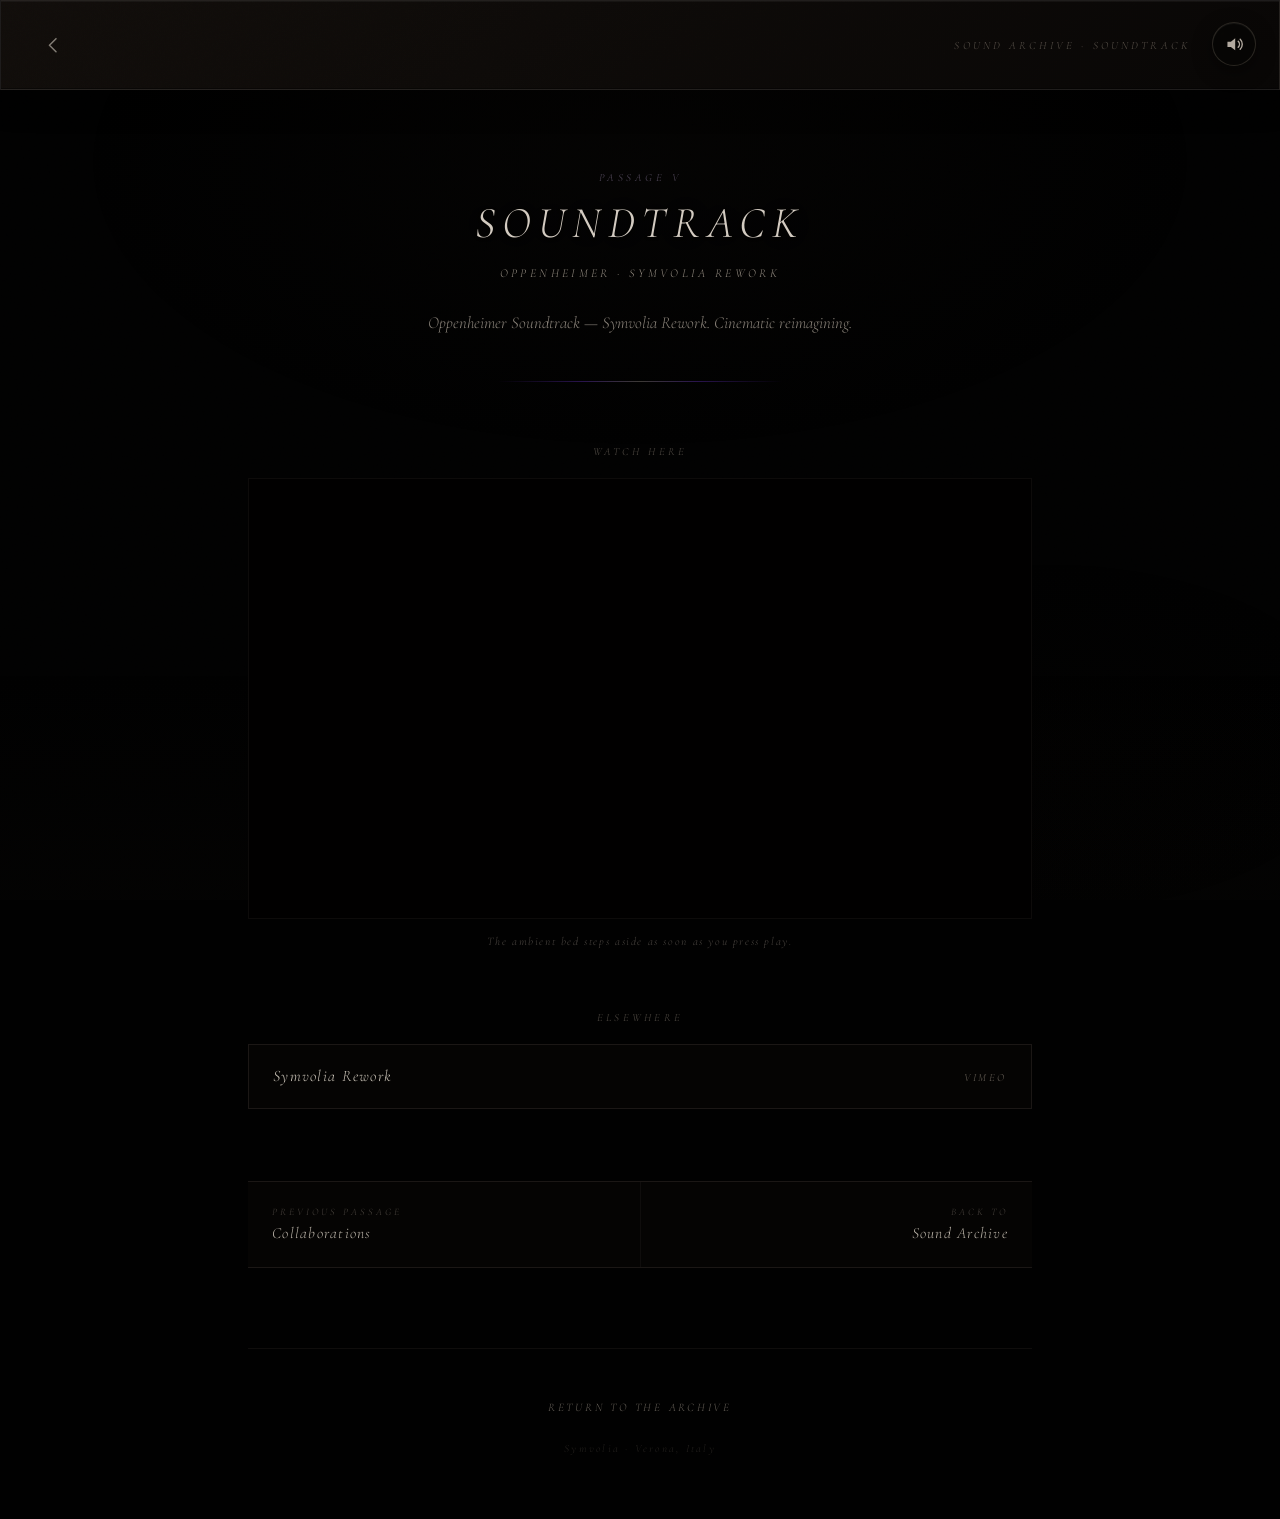
<file: archive-soundtrack.html>
<!DOCTYPE html>
<html lang="en" class="is-archive-page">
<head>
  <meta charset="UTF-8">
  <meta name="viewport" content="width=device-width, initial-scale=1.0, viewport-fit=cover">
  <meta name="theme-color" content="#010101">
  <link rel="icon" href="assets/favicon.ico" sizes="any">
  <link rel="icon" type="image/png" sizes="32x32" href="assets/favicon-32.png">
  <link rel="icon" type="image/png" sizes="16x16" href="assets/favicon-16.png">
  <link rel="apple-touch-icon" sizes="180x180" href="assets/apple-touch-icon.png">
  <link rel="canonical" href="https://symvolia.xyz/archive-soundtrack.html">
  <meta name="description" content="Symvolia — Soundtrack. Oppenheimer Soundtrack, Symvolia Rework: a cinematic reimagining.">
  <title>Soundtrack — Symvolia Sound Archive</title>
  <link rel="preconnect" href="https://fonts.googleapis.com">
  <link rel="preconnect" href="https://fonts.gstatic.com" crossorigin>
  <link href="https://fonts.googleapis.com/css2?family=Cormorant+Garamond:ital,wght@0,300;0,400;1,300;1,400&display=swap" rel="stylesheet">
  <link rel="stylesheet" href="css/style.css?v=45">
  <link rel="stylesheet" href="css/textures.css?v=38">
  <link rel="stylesheet" href="css/design-system.css?v=40">
  <link rel="stylesheet" href="css/environment.css?v=39">
  <link rel="stylesheet" href="css/responsive.css?v=39">
  <link rel="stylesheet" href="css/archive-page.css?v=10">
  <style>html,body{background:#010101!important}</style>
</head>
<body class="esoteric-surface is-entered archive-body">

  <button type="button" class="sound-toggle" id="soundToggle" aria-label="Mute audio" aria-pressed="true" title="Audio on / off">
    <svg class="sound-toggle__glyph sound-toggle__glyph--on" viewBox="0 0 24 24" aria-hidden="true" focusable="false">
      <path fill="currentColor" d="M4 9v6h4l5 4V5L8 9H4z"/>
      <path fill="none" stroke="currentColor" stroke-width="1.6" stroke-linecap="round" d="M16.5 8.5a5 5 0 0 1 0 7M18.8 6.2a8.2 8.2 0 0 1 0 11.6"/>
    </svg>
    <svg class="sound-toggle__glyph sound-toggle__glyph--off" viewBox="0 0 24 24" aria-hidden="true" focusable="false">
      <path fill="currentColor" d="M4 9v6h4l5 4V5L8 9H4z"/>
      <path fill="none" stroke="currentColor" stroke-width="1.6" stroke-linecap="round" d="M16.5 9.5l5 5M21.5 9.5l-5 5"/>
    </svg>
  </button>

  <div class="main is-visible archive-page">
    <div class="main__grain" aria-hidden="true"></div>
    <div class="main__sub" aria-hidden="true"></div>
    <div class="main__depth" aria-hidden="true"></div>

    <header class="main__header archive-page__header">
      <a class="main__back" href="archive.html" aria-label="Back to Sound Archive" title="Back to Sound Archive">
        <svg viewBox="0 0 24 24" aria-hidden="true" focusable="false">
          <path fill="none" stroke="currentColor" stroke-width="1.6" stroke-linecap="round" stroke-linejoin="round" d="M15 5l-7 7 7 7"/>
        </svg>
      </a>
      <p class="archive-page__wordmark">Sound Archive · Soundtrack</p>
    </header>

    <main class="archive-page__body archive-entry__body">
      <section class="archive-page__hero reveal" data-reveal>
        <p class="archive-entry__kind">Passage V</p>
        <h1 class="archive-page__title archive-entry__title" tabindex="-1">Soundtrack</h1>
        <p class="main__section-sub">Oppenheimer · Symvolia Rework</p>
        <p class="archive-page__lead">
          Oppenheimer Soundtrack — Symvolia Rework. Cinematic reimagining.
        </p>
        <span class="archive-page__rule" aria-hidden="true"></span>
      </section>

      <section class="archive-entry__section reveal" data-reveal>
        <span class="archive-entry__section-label">Watch here</span>
        <div class="archive-entry__player archive-entry__player--video">
          <iframe
            title="Oppenheimer Soundtrack — Symvolia Rework, on Vimeo"
            src="https://player.vimeo.com/video/1133774775?color=241046&title=0&byline=0&portrait=0"
            frameborder="0" loading="lazy"
            allow="autoplay; fullscreen; picture-in-picture" allowfullscreen></iframe>
        </div>
        <p class="archive-entry__note">The ambient bed steps aside as soon as you press play.</p>
      </section>

      <section class="archive-entry__section reveal" data-reveal>
        <span class="archive-entry__section-label">Elsewhere</span>
        <div class="archive-entry__links">
          <a class="archive-entry__link" href="https://vimeo.com/1133774775" target="_blank" rel="noopener noreferrer">
            <span class="archive-entry__link-name">Symvolia Rework</span>
            <span class="archive-entry__link-where">Vimeo</span>
          </a>
        </div>
      </section>

      <nav class="archive-entry__nav reveal" data-reveal aria-label="Passages">
        <a class="archive-entry__nav-link archive-entry__nav-link--prev" href="archive-poetic.html">
          <span class="archive-entry__nav-dir">Previous passage</span>
          <span class="archive-entry__nav-name">Collaborations</span>
        </a>
        <a class="archive-entry__nav-link archive-entry__nav-link--next" href="archive.html">
          <span class="archive-entry__nav-dir">Back to</span>
          <span class="archive-entry__nav-name">Sound Archive</span>
        </a>
      </nav>

      <footer class="archive-page__foot reveal" data-reveal>
        <a class="archive-page__return" href="archive.html">Return to the archive</a>
        <p class="main__footer-note">Symvolia · Verona, Italy</p>
      </footer>
    </main>
  </div>

  <audio id="mainAmbient" preload="auto" loop src="assets/audio/ancient-chants-live.m4a?v=1" aria-hidden="true"></audio>

  <script src="js/archive-page.js?v=12" defer></script>
</body>
</html>
</file>
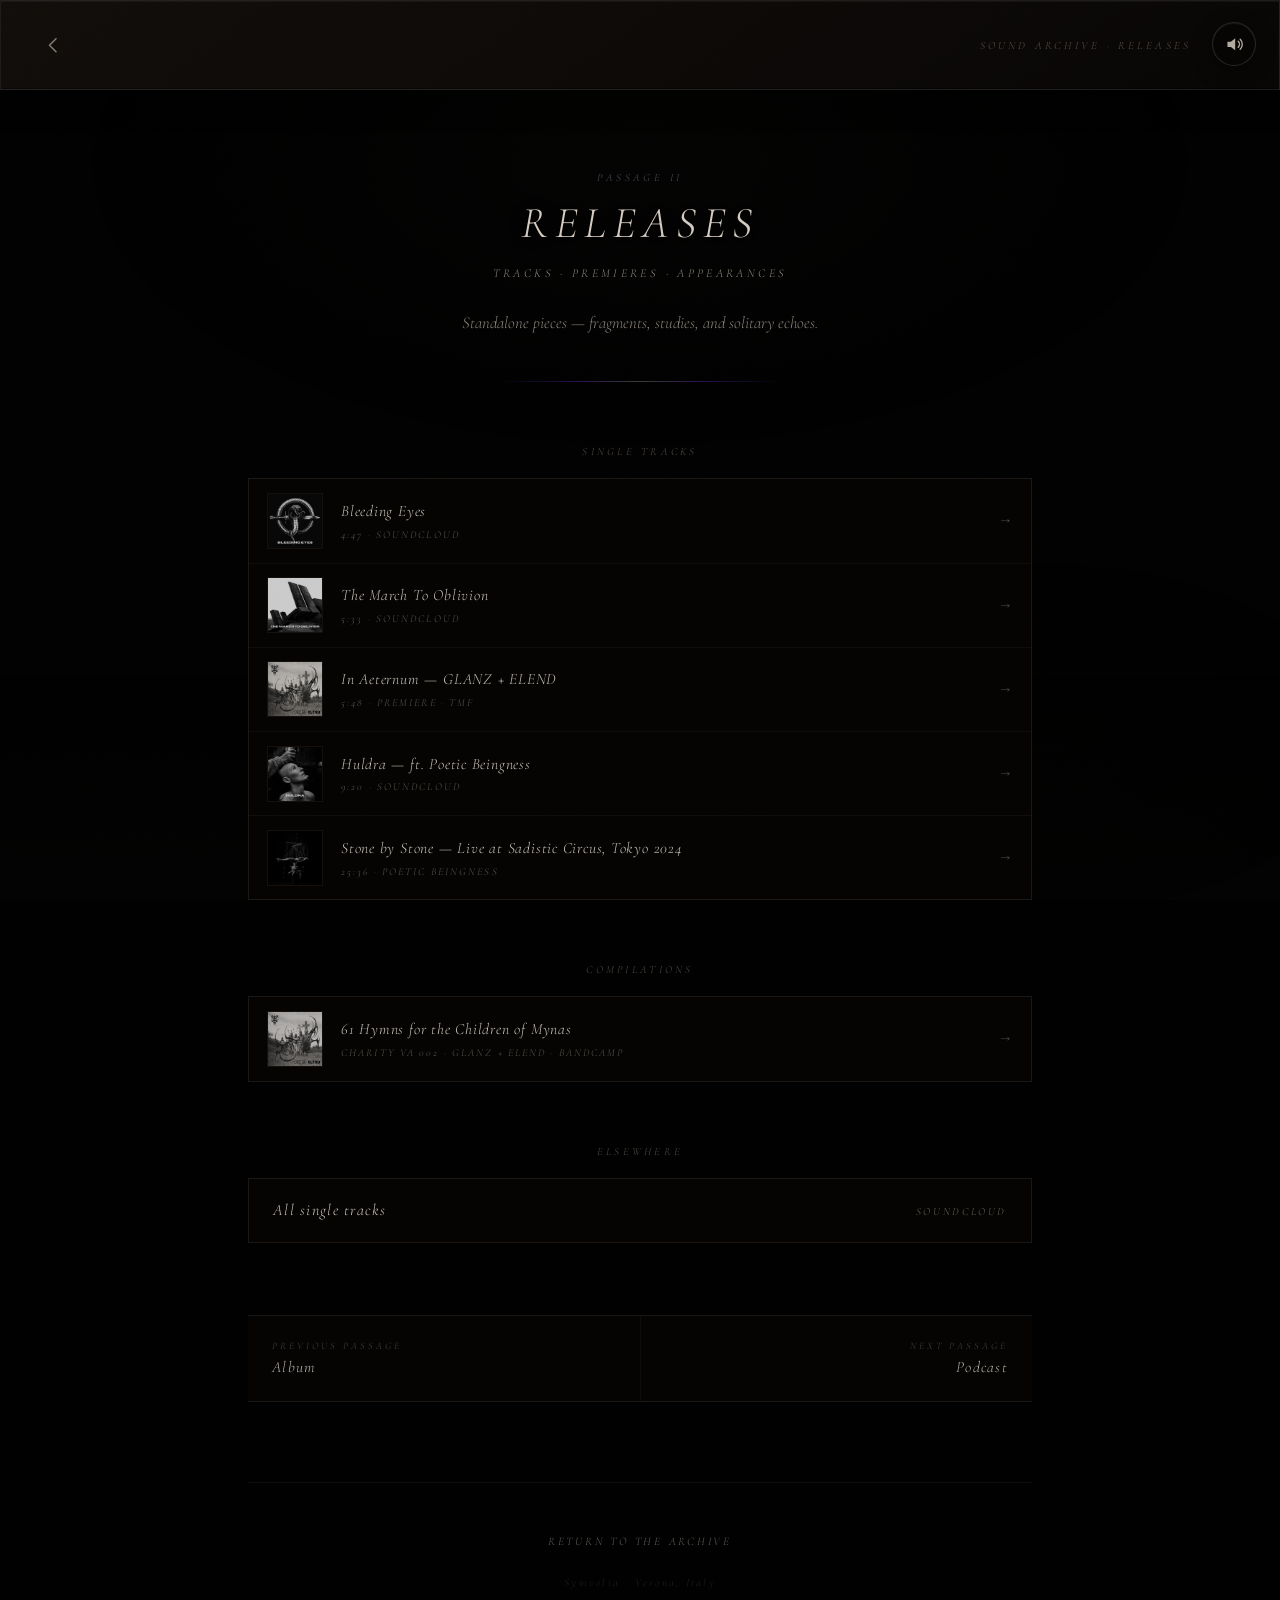
<file: archive-tracks.html>
<!DOCTYPE html>
<html lang="en" class="is-archive-page">
<head>
  <meta charset="UTF-8">
  <meta name="viewport" content="width=device-width, initial-scale=1.0, viewport-fit=cover">
  <meta name="theme-color" content="#010101">
  <link rel="icon" href="assets/favicon.ico" sizes="any">
  <link rel="icon" type="image/png" sizes="32x32" href="assets/favicon-32.png">
  <link rel="icon" type="image/png" sizes="16x16" href="assets/favicon-16.png">
  <link rel="apple-touch-icon" sizes="180x180" href="assets/apple-touch-icon.png">
  <link rel="canonical" href="https://symvolia.xyz/archive-tracks.html">
  <meta name="description" content="Symvolia — Releases. Single tracks, premieres and compilation appearances.">
  <title>Releases — Symvolia Sound Archive</title>
  <link rel="preconnect" href="https://fonts.googleapis.com">
  <link rel="preconnect" href="https://fonts.gstatic.com" crossorigin>
  <link href="https://fonts.googleapis.com/css2?family=Cormorant+Garamond:ital,wght@0,300;0,400;1,300;1,400&display=swap" rel="stylesheet">
  <link rel="stylesheet" href="css/style.css?v=45">
  <link rel="stylesheet" href="css/textures.css?v=38">
  <link rel="stylesheet" href="css/design-system.css?v=40">
  <link rel="stylesheet" href="css/environment.css?v=39">
  <link rel="stylesheet" href="css/responsive.css?v=39">
  <link rel="stylesheet" href="css/archive-page.css?v=10">
  <style>html,body{background:#010101!important}</style>
</head>
<body class="esoteric-surface is-entered archive-body">

  <button type="button" class="sound-toggle" id="soundToggle" aria-label="Mute audio" aria-pressed="true" title="Audio on / off">
    <svg class="sound-toggle__glyph sound-toggle__glyph--on" viewBox="0 0 24 24" aria-hidden="true" focusable="false">
      <path fill="currentColor" d="M4 9v6h4l5 4V5L8 9H4z"/>
      <path fill="none" stroke="currentColor" stroke-width="1.6" stroke-linecap="round" d="M16.5 8.5a5 5 0 0 1 0 7M18.8 6.2a8.2 8.2 0 0 1 0 11.6"/>
    </svg>
    <svg class="sound-toggle__glyph sound-toggle__glyph--off" viewBox="0 0 24 24" aria-hidden="true" focusable="false">
      <path fill="currentColor" d="M4 9v6h4l5 4V5L8 9H4z"/>
      <path fill="none" stroke="currentColor" stroke-width="1.6" stroke-linecap="round" d="M16.5 9.5l5 5M21.5 9.5l-5 5"/>
    </svg>
  </button>

  <div class="main is-visible archive-page">
    <div class="main__grain" aria-hidden="true"></div>
    <div class="main__sub" aria-hidden="true"></div>
    <div class="main__depth" aria-hidden="true"></div>

    <header class="main__header archive-page__header">
      <a class="main__back" href="archive.html" aria-label="Back to Sound Archive" title="Back to Sound Archive">
        <svg viewBox="0 0 24 24" aria-hidden="true" focusable="false">
          <path fill="none" stroke="currentColor" stroke-width="1.6" stroke-linecap="round" stroke-linejoin="round" d="M15 5l-7 7 7 7"/>
        </svg>
      </a>
      <p class="archive-page__wordmark">Sound Archive · Releases</p>
    </header>

    <main class="archive-page__body archive-entry__body">
      <section class="archive-page__hero reveal" data-reveal>
        <p class="archive-entry__kind">Passage II</p>
        <h1 class="archive-page__title archive-entry__title" tabindex="-1">Releases</h1>
        <p class="main__section-sub">Tracks · Premieres · Appearances</p>
        <p class="archive-page__lead">
          Standalone pieces — fragments, studies, and solitary echoes.
        </p>
        <span class="archive-page__rule" aria-hidden="true"></span>
      </section>

      <section class="archive-entry__section reveal" data-reveal>
        <span class="archive-entry__section-label">Single tracks</span>
        <ul class="archive-list">
          <li>
            <a class="archive-list__link" href="https://soundcloud.com/symvolia/symvolia-bleeding-eyes" target="_blank" rel="noopener noreferrer">
              <span class="archive-list__art"><img src="assets/archive/rel-bleeding-eyes.jpg" alt="" loading="lazy" decoding="async" width="112" height="112"></span>
              <span>
                <span class="archive-list__title">Bleeding Eyes</span>
                <span class="archive-list__meta">4:47 · SoundCloud</span>
              </span>
              <span class="archive-list__cue" aria-hidden="true">→</span>
            </a>
          </li>
          <li>
            <a class="archive-list__link" href="https://soundcloud.com/symvolia/the-march-to-oblivion" target="_blank" rel="noopener noreferrer">
              <span class="archive-list__art"><img src="assets/archive/rel-march-oblivion.jpg" alt="" loading="lazy" decoding="async" width="112" height="112"></span>
              <span>
                <span class="archive-list__title">The March To Oblivion</span>
                <span class="archive-list__meta">5:33 · SoundCloud</span>
              </span>
              <span class="archive-list__cue" aria-hidden="true">→</span>
            </a>
          </li>
          <li>
            <a class="archive-list__link" href="https://soundcloud.com/technomusicfresh/tmfpremiere-symvolia-in-aeternum-glanz-elend" target="_blank" rel="noopener noreferrer">
              <span class="archive-list__art"><img src="assets/archive/rel-in-aeternum.jpg" alt="" loading="lazy" decoding="async" width="112" height="112"></span>
              <span>
                <span class="archive-list__title">In Aeternum <span aria-hidden="true">—</span> GLANZ + ELEND</span>
                <span class="archive-list__meta">5:48 · Premiere · TMF</span>
              </span>
              <span class="archive-list__cue" aria-hidden="true">→</span>
            </a>
          </li>
          <li>
            <a class="archive-list__link" href="https://soundcloud.com/symvolia/huldra" target="_blank" rel="noopener noreferrer">
              <span class="archive-list__art"><img src="assets/archive/rel-huldra.jpg" alt="" loading="lazy" decoding="async" width="112" height="112"></span>
              <span>
                <span class="archive-list__title">Huldra <span aria-hidden="true">—</span> ft. Poetic Beingness</span>
                <span class="archive-list__meta">9:20 · SoundCloud</span>
              </span>
              <span class="archive-list__cue" aria-hidden="true">→</span>
            </a>
          </li>
          <li>
            <a class="archive-list__link" href="https://soundcloud.com/symvolia/stone-by-stone-live-exhibition" target="_blank" rel="noopener noreferrer">
              <span class="archive-list__art"><img src="assets/archive/rel-stone-by-stone.jpg" alt="" loading="lazy" decoding="async" width="112" height="112"></span>
              <span>
                <span class="archive-list__title">Stone by Stone <span aria-hidden="true">—</span> Live at Sadistic Circus, Tokyo 2024</span>
                <span class="archive-list__meta">25:36 · Poetic Beingness</span>
              </span>
              <span class="archive-list__cue" aria-hidden="true">→</span>
            </a>
          </li>
        </ul>
      </section>

      <section class="archive-entry__section reveal" data-reveal>
        <span class="archive-entry__section-label">Compilations</span>
        <ul class="archive-list">
          <li>
            <a class="archive-list__link" href="https://glanzundelend.bandcamp.com/album/61-hymns-for-the-children-of-mynas-tearing-of-the-temple-charity-va-002" target="_blank" rel="noopener noreferrer">
              <span class="archive-list__art"><img src="assets/archive/rel-61-hymns.jpg" alt="" loading="lazy" decoding="async" width="112" height="112"></span>
              <span>
                <span class="archive-list__title">61 Hymns for the Children of Mynas</span>
                <span class="archive-list__meta">Charity VA 002 · GLANZ + ELEND · Bandcamp</span>
              </span>
              <span class="archive-list__cue" aria-hidden="true">→</span>
            </a>
          </li>
        </ul>
      </section>

      <section class="archive-entry__section reveal" data-reveal>
        <span class="archive-entry__section-label">Elsewhere</span>
        <div class="archive-entry__links">
          <a class="archive-entry__link" href="https://soundcloud.com/symvolia/sets/track" target="_blank" rel="noopener noreferrer">
            <span class="archive-entry__link-name">All single tracks</span>
            <span class="archive-entry__link-where">SoundCloud</span>
          </a>
        </div>
      </section>

      <nav class="archive-entry__nav reveal" data-reveal aria-label="Passages">
        <a class="archive-entry__nav-link archive-entry__nav-link--prev" href="archive-albums.html">
          <span class="archive-entry__nav-dir">Previous passage</span>
          <span class="archive-entry__nav-name">Album</span>
        </a>
        <a class="archive-entry__nav-link archive-entry__nav-link--next" href="archive-podcast.html">
          <span class="archive-entry__nav-dir">Next passage</span>
          <span class="archive-entry__nav-name">Podcast</span>
        </a>
      </nav>

      <footer class="archive-page__foot reveal" data-reveal>
        <a class="archive-page__return" href="archive.html">Return to the archive</a>
        <p class="main__footer-note">Symvolia · Verona, Italy</p>
      </footer>
    </main>
  </div>

  <audio id="mainAmbient" preload="auto" loop src="assets/audio/ancient-chants-live.m4a?v=1" aria-hidden="true"></audio>

  <script src="js/archive-page.js?v=12" defer></script>
</body>
</html>
</file>
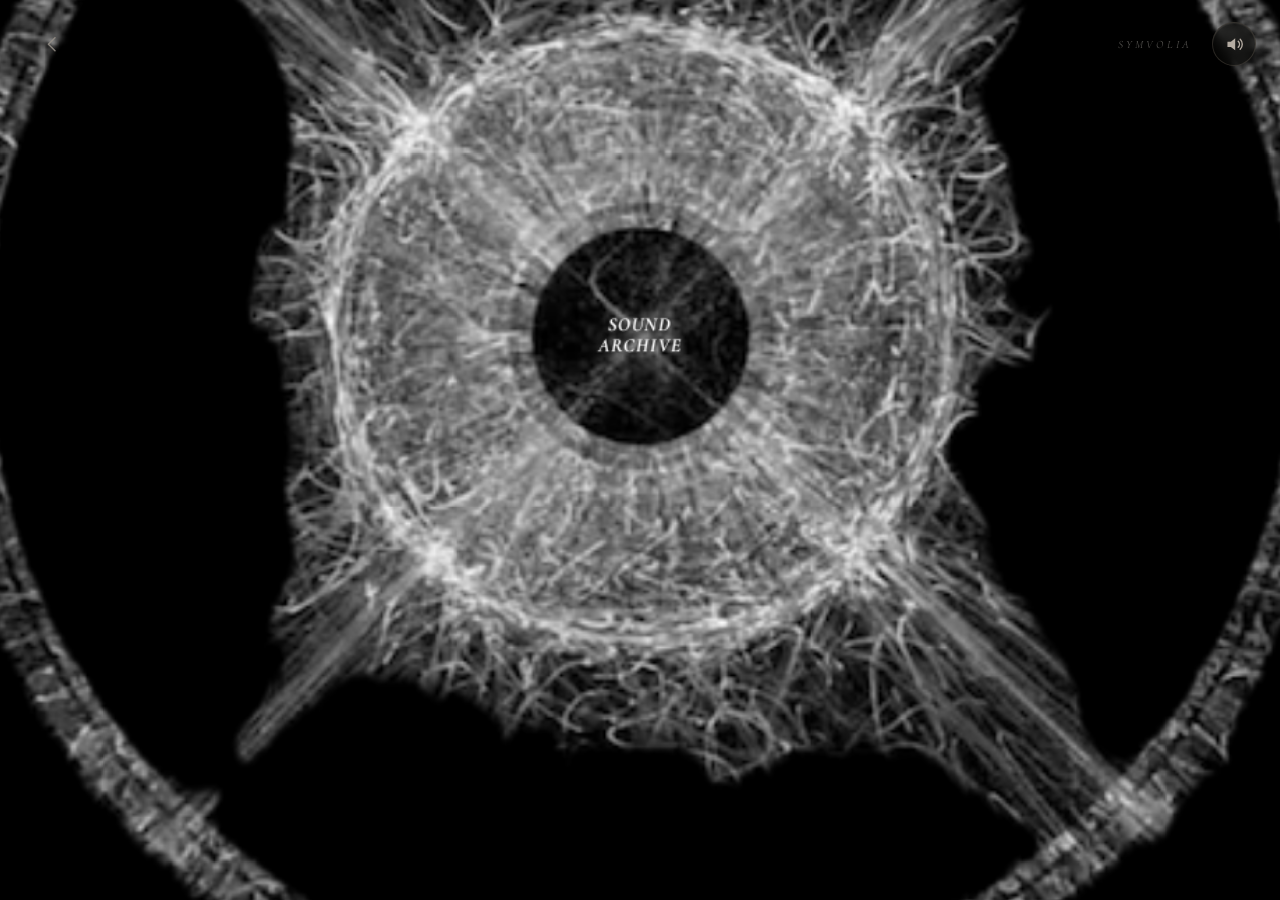
<file: archive.html>
<!DOCTYPE html>
<html lang="en" class="is-archive-page is-dark-sun">
<head>
  <meta charset="UTF-8">
  <meta name="viewport" content="width=device-width, initial-scale=1.0, viewport-fit=cover">
  <meta name="theme-color" content="#010101">
  <link rel="icon" href="assets/favicon.ico" sizes="any">
  <link rel="icon" type="image/png" sizes="32x32" href="assets/favicon-32.png">
  <link rel="icon" type="image/png" sizes="16x16" href="assets/favicon-16.png">
  <link rel="apple-touch-icon" sizes="180x180" href="assets/apple-touch-icon.png">
  <link rel="canonical" href="https://symvolia.xyz/archive.html">
  <meta name="description" content="Symvolia — Sound Archive. Works, collaborations and passages: podcast, single tracks, albums, soundtracks.">
  <title>Sound Archive — Symvolia</title>
  <meta property="og:type" content="website">
  <meta property="og:site_name" content="Symvolia">
  <meta property="og:title" content="Sound Archive — Symvolia">
  <meta property="og:description" content="Symvolia — Sound Archive. Works, collaborations and passages: podcast, single tracks, albums, soundtracks.">
  <meta property="og:url" content="https://symvolia.xyz/archive.html">
  <meta property="og:image" content="https://symvolia.xyz/assets/logo-seal-home.png">
  <meta property="og:image:width" content="1024">
  <meta property="og:image:height" content="1024">
  <meta property="og:image:alt" content="Symvolia seal">
  <meta name="twitter:card" content="summary_large_image">
  <meta name="twitter:title" content="Sound Archive — Symvolia">
  <meta name="twitter:description" content="Symvolia — Sound Archive. Works, collaborations and passages: podcast, single tracks, albums, soundtracks.">
  <meta name="twitter:image" content="https://symvolia.xyz/assets/logo-seal-home.png">
  <link rel="preconnect" href="https://fonts.googleapis.com">
  <link rel="preconnect" href="https://fonts.gstatic.com" crossorigin>
  <link href="https://fonts.googleapis.com/css2?family=Cormorant+Garamond:ital,wght@0,300;0,400;0,600;0,700;1,300;1,400;1,600;1,700&display=swap" rel="stylesheet">
  <link rel="stylesheet" href="css/style.css?v=45">
  <link rel="stylesheet" href="css/textures.css?v=38">
  <link rel="stylesheet" href="css/design-system.css?v=40">
  <link rel="stylesheet" href="css/environment.css?v=39">
  <link rel="stylesheet" href="css/responsive.css?v=39">
  <link rel="stylesheet" href="css/archive-page.css?v=10">
  <link rel="stylesheet" href="css/archive-sun.css?v=17">
  <style>html,body{background:#010101!important}</style>
</head>
<body class="esoteric-surface is-entered archive-body dark-sun-body">

  <button type="button" class="sound-toggle" id="soundToggle" aria-label="Mute audio" aria-pressed="true" title="Audio on / off">
    <svg class="sound-toggle__glyph sound-toggle__glyph--on" viewBox="0 0 24 24" aria-hidden="true" focusable="false">
      <path fill="currentColor" d="M4 9v6h4l5 4V5L8 9H4z"/>
      <path fill="none" stroke="currentColor" stroke-width="1.6" stroke-linecap="round" d="M16.5 8.5a5 5 0 0 1 0 7M18.8 6.2a8.2 8.2 0 0 1 0 11.6"/>
    </svg>
    <svg class="sound-toggle__glyph sound-toggle__glyph--off" viewBox="0 0 24 24" aria-hidden="true" focusable="false">
      <path fill="currentColor" d="M4 9v6h4l5 4V5L8 9H4z"/>
      <path fill="none" stroke="currentColor" stroke-width="1.6" stroke-linecap="round" d="M16.5 9.5l5 5M21.5 9.5l-5 5"/>
    </svg>
  </button>

  <div class="main is-visible archive-page archive-page--sun">
    <header class="main__header archive-page__header">
      <a class="main__back" id="archiveBack" href="/?from=archive#archive" aria-label="Back to site" title="Back to site">
        <svg viewBox="0 0 24 24" aria-hidden="true" focusable="false">
          <path fill="none" stroke="currentColor" stroke-width="1.6" stroke-linecap="round" stroke-linejoin="round" d="M15 5l-7 7 7 7"/>
        </svg>
      </a>
      <p class="archive-page__wordmark">Symvolia</p>
    </header>

    <div class="dark-sun" id="darkSun">
      <div class="dark-sun__world" id="darkSunWorld">
        <picture>
          <source srcset="assets/archive-seal.webp?v=1" type="image/webp">
          <img
            class="dark-sun__img"
            src="assets/archive-seal.png?v=1"
            width="576"
            height="1024"
            alt=""
            decoding="async"
          >
        </picture>
        <button
          type="button"
          class="dark-sun__gate"
          id="darkSunGate"
          aria-expanded="false"
          aria-controls="archiveEarth"
        >
          <span class="dark-sun__gate-label">Sound<br>Archive</span>
        </button>
      </div>

      <div class="dark-sun__earth" id="archiveEarth">
        <div class="dark-sun__earth-inner">
    <main class="archive-page__body" id="archivePage">
      <h1 class="visually-hidden">Sound Archive</h1>

      <div class="archive-grid archive-page__grid">
        <a class="archive-card archive-gate" id="albums" href="archive-albums.html">
          <span class="archive-gate__index" aria-hidden="true">I</span>
          <h2 class="archive-card__title">Album</h2>
          <p class="archive-card__desc">Catharsis [2026] · VūMantra Records, and Nibiru [2024] · Capital Corpse Records.</p>
          <span class="archive-gate__covers" aria-hidden="true">
            <img src="assets/covers/catharsis.jpg" alt="" loading="lazy" decoding="async" width="112" height="112">
            <img src="assets/covers/nibiru.jpg" alt="" loading="lazy" decoding="async" width="112" height="112">
          </span>
          <span class="archive-gate__cue">Enter the passage</span>
        </a>

        <a class="archive-card archive-gate" id="tracks" href="archive-tracks.html">
          <span class="archive-gate__index" aria-hidden="true">II</span>
          <h2 class="archive-card__title">Releases</h2>
          <p class="archive-card__desc">Single tracks, premieres and compilation appearances.</p>
          <span class="archive-gate__cue">Enter the passage</span>
        </a>

        <a class="archive-card archive-gate" id="podcast" href="archive-podcast.html">
          <span class="archive-gate__index" aria-hidden="true">III</span>
          <h2 class="archive-card__title">Podcast</h2>
          <p class="archive-card__desc">Eight hours of mixes and guest sessions.</p>
          <span class="archive-gate__cue">Enter the passage</span>
        </a>

        <a class="archive-card archive-gate" id="poetic-beingness" href="archive-poetic.html">
          <span class="archive-gate__index" aria-hidden="true">IV</span>
          <h2 class="archive-card__title">Collaborations</h2>
          <p class="archive-card__desc">Collaborations with Poetic Beingness — Huldra and Stone by Stone.</p>
          <span class="archive-gate__cue">Enter the passage</span>
        </a>

        <a class="archive-card archive-gate" id="soundtrack" href="archive-soundtrack.html">
          <span class="archive-gate__index" aria-hidden="true">V</span>
          <h2 class="archive-card__title">Soundtrack</h2>
          <p class="archive-card__desc">Oppenheimer Soundtrack — Symvolia Rework. Cinematic reimagining.</p>
          <span class="archive-gate__cue">Enter the passage</span>
        </a>
      </div>

      <footer class="archive-page__foot">
        <p class="main__section-sub">Listen elsewhere</p>
        <nav class="main__social" aria-label="Social links">
          <a class="main__social-link" href="https://soundcloud.com/symvolia" target="_blank" rel="noopener noreferrer" aria-label="SoundCloud">
            <svg viewBox="0 0 24 24" aria-hidden="true" focusable="false">
              <path fill="currentColor" d="M1.175 12.225c-.051 0-.094.046-.101.1l-.233 2.154.233 2.105c.007.058.05.098.101.098.05 0 .09-.04.099-.098l.255-2.105-.27-2.154c0-.057-.045-.1-.09-.1m-.899.828c-.06 0-.091.037-.104.094L0 14.479l.165 1.308c.014.06.045.093.09.093.06 0 .09-.037.09-.093l.24-1.308-.24-1.332c0-.057-.045-.09-.09-.09m1.83-1.229c-.061 0-.12.045-.12.104l-.21 2.563.225 2.458c0 .06.045.104.119.104.061 0 .105-.044.119-.104l.24-2.458-.24-2.563c-.014-.06-.062-.104-.121-.104m.945-.089c-.075 0-.135.06-.15.135l-.193 2.64.21 2.544c.016.077.075.138.149.138.075 0 .135-.061.15-.15l.24-2.532-.24-2.623c0-.075-.06-.135-.135-.135m1.155.36c-.006-.09-.075-.149-.159-.149-.09 0-.158.06-.164.149l-.217 2.43.2 2.563c0 .09.075.157.159.157.074 0 .148-.068.148-.158l.227-2.563-.227-2.442m.809-1.709c-.101 0-.18.09-.18.194l-.21 3.855.187 2.563c0 .09.08.179.18.179.107 0 .18-.08.18-.18l.209-2.563-.209-3.855c0-.104-.074-.187-.18-.187m.899-.914c-.104 0-.194.089-.194.194l-.21 4.784.194 2.548c0 .12.089.194.209.194.104 0 .193-.089.193-.209l.211-2.533-.211-4.784c0-.105-.089-.194-.192-.194m.989-.226c-.12 0-.209.104-.209.225l-.194 5.005.194 2.518c0 .12.089.225.209.225.119 0 .209-.104.209-.225l.225-2.518-.225-5.005c0-.121-.09-.225-.211-.225m1.245.045c0-.135-.105-.24-.24-.24-.119 0-.24.105-.24.24l-.194 5.184.194 2.503c.016.135.121.24.256.24.135 0 .24-.105.24-.24l.209-2.503-.225-5.184m.749-.914c-.15 0-.255.12-.255.255l-.18 6.098.18 2.473c0 .149.12.254.255.254s.24-.12.255-.27l.209-2.457-.209-6.098c-.016-.148-.135-.253-.271-.253m1.005.166c-.164 0-.284.135-.284.285l-.18 5.746.18 2.443c0 .149.135.284.285.284.149 0 .284-.135.284-.299l.194-2.428-.194-5.746c0-.165-.135-.285-.285-.285m1.184-.945c-.045-.03-.105-.044-.164-.044-.061 0-.121.014-.164.044-.091.045-.15.135-.15.24l-.18 6.75.164 2.428c0 .18.15.314.33.314.164 0 .314-.135.314-.329l.18-2.428-.18-6.735c0-.135-.075-.24-.196-.285m9.481 3.474c-.494 0-.96.104-1.395.284-.285-3.284-3.028-5.858-6.383-5.858-.824 0-1.634.166-2.354.435-.283.104-.36.21-.36.42v11.245c0 .225.166.39.375.42h9.517c1.888 0 3.42-1.53 3.42-3.42s-1.53-3.435-3.42-3.435"/>
            </svg>
          </a>
          <a class="main__social-link" href="https://www.instagram.com/symvolia/" target="_blank" rel="noopener noreferrer" aria-label="Instagram">
            <svg viewBox="0 0 24 24" aria-hidden="true" focusable="false">
              <path fill="currentColor" d="M12 2.163c3.204 0 3.584.012 4.85.07 3.252.148 4.771 1.691 4.919 4.919.058 1.265.069 1.645.069 4.849 0 3.205-.012 3.584-.069 4.849-.149 3.225-1.664 4.771-4.919 4.919-1.266.058-1.644.07-4.85.07-3.204 0-3.584-.012-4.849-.07-3.26-.149-4.771-1.699-4.919-4.92-.058-1.265-.07-1.644-.07-4.849 0-3.204.013-3.583.07-4.849.149-3.227 1.664-4.771 4.919-4.919 1.266-.057 1.645-.069 4.849-.069M12 0C8.741 0 8.333.014 7.053.072 2.695.272.273 2.69.073 7.052.014 8.333 0 8.741 0 12c0 3.259.014 3.668.072 4.948.2 4.358 2.618 6.78 6.98 6.98C8.333 23.986 8.741 24 12 24c3.259 0 3.668-.014 4.948-.072 4.354-.2 6.782-2.618 6.979-6.98.059-1.28.073-1.689.073-4.948 0-3.259-.014-3.667-.072-4.947-.196-4.354-2.617-6.78-6.979-6.98C15.668.014 15.259 0 12 0m0 5.838a6.162 6.162 0 100 12.324 6.162 6.162 0 000-12.324M12 16a4 4 0 110-8 4 4 0 010 8m6.406-11.845a1.44 1.44 0 100 2.881 1.44 1.44 0 000-2.881"/>
            </svg>
          </a>
          <a class="main__social-link" href="https://symvolia.bandcamp.com/" target="_blank" rel="noopener noreferrer" aria-label="Bandcamp">
            <svg viewBox="0 0 24 24" aria-hidden="true" focusable="false">
              <path fill="currentColor" d="M0 18.75l7.437-13.5H24l-7.437 13.5H0z"/>
            </svg>
          </a>
          <button type="button" class="main__social-link mail-trigger" data-email="symvolia@gmail.com" aria-label="Email" aria-haspopup="true" aria-expanded="false">
            <svg viewBox="0 0 24 24" aria-hidden="true" focusable="false">
              <path fill="none" stroke="currentColor" stroke-width="1.6" stroke-linejoin="round" d="M2.5 5.5h19v13h-19z"/>
              <path fill="none" stroke="currentColor" stroke-width="1.6" stroke-linecap="round" stroke-linejoin="round" d="M3 6.2l9 6.3 9-6.3"/>
            </svg>
          </button>
        </nav>
        <a class="archive-page__return" id="archiveReturn" href="/?from=archive#archive">Return to Symvolia</a>
        <p class="main__footer-note">Symvolia · Verona, Italy</p>
      </footer>
    </main>
        </div>
      </div>
    </div>
  </div>

  <video
    class="archive-flow"
    id="archiveFlow"
    muted
    playsinline
    webkit-playsinline
    loop
    preload="auto"
    aria-hidden="true"
  >
    <source src="assets/archive-flow.mp4?v=1" type="video/mp4">
  </video>
  <p class="archive-flow__label" id="archiveFlowLabel" hidden>Sound<br>Archive</p>
  <script>
    (function () {
      var root = document.documentElement;
      var video = document.getElementById('archiveFlow');
      var playNow = false;
      var landed = false;
      var coarse = false;
      try {
        var p = new URLSearchParams(window.location.search);
        playNow = p.get('play') === '1' || p.get('enter') === '1';
        landed = p.get('landed') === '1' || (!!window.location.hash && window.location.hash !== '#');
        coarse = window.matchMedia('(pointer: coarse)').matches
          || window.matchMedia('(max-width: 820px)').matches;
      } catch (err) { /* ignore */ }
      if (landed) {
        root.classList.add('is-archive-open');
        if (document.body) document.body.classList.add('is-archive-open');
      }
      if (!video) return;
      video.muted = true;
      video.defaultMuted = true;
      video.controls = false;
      video.playsInline = true;
      video.setAttribute('playsinline', '');
      video.setAttribute('webkit-playsinline', '');
      if (landed) {
        video.classList.add('is-playing', 'is-behind');
        var hold = video.play();
        if (hold && typeof hold.catch === 'function') hold.catch(function () {});
      } else if (playNow && !coarse) {
        video.classList.add('is-playing');
        var go = video.play();
        if (go && typeof go.catch === 'function') go.catch(function () {});
      }
    })();
  </script>

  <script src="js/archive-flow.js?v=8" defer></script>
  <script src="js/archive-ambient.js?v=1" defer></script>
  <script src="js/archive-page.js?v=12" defer></script>
  <script src="js/archive-sun.js?v=14" defer></script>
</body>
</html>
</file>
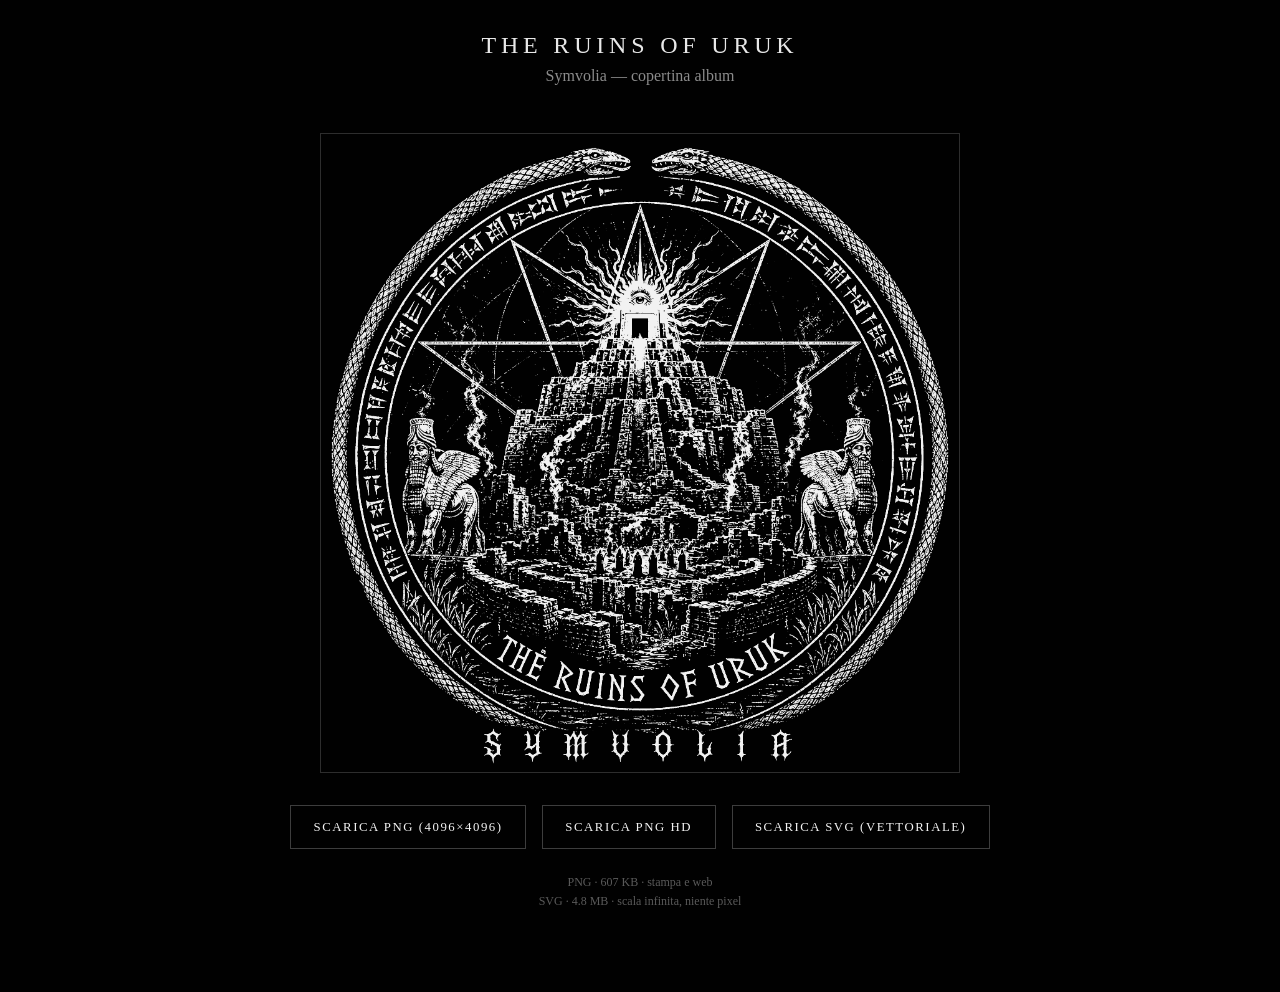
<file: assets/covers/download-uruk.html>
<!DOCTYPE html>
<html lang="it">
<head>
  <meta charset="UTF-8">
  <meta name="viewport" content="width=device-width, initial-scale=1.0">
  <title>The Ruins of Uruk — Download</title>
  <style>
    * { box-sizing: border-box; }
    body {
      margin: 0;
      min-height: 100vh;
      background: #010101;
      color: #e8e8e8;
      font-family: Georgia, "Times New Roman", serif;
      display: flex;
      flex-direction: column;
      align-items: center;
      padding: 2rem 1rem 3rem;
    }
    h1 {
      font-size: clamp(1.1rem, 3vw, 1.5rem);
      font-weight: 400;
      letter-spacing: 0.2em;
      text-transform: uppercase;
      margin: 0 0 0.5rem;
    }
    p { color: #8b8b8b; margin: 0 0 2rem; }
    .preview {
      width: min(90vw, 640px);
      margin-bottom: 2rem;
      border: 1px solid #2d2d2d;
    }
    .preview img { display: block; width: 100%; height: auto; }
    .downloads {
      display: flex;
      flex-wrap: wrap;
      gap: 1rem;
      justify-content: center;
    }
    a.btn {
      display: inline-block;
      padding: 0.85rem 1.4rem;
      border: 1px solid #3d3d3d;
      color: #f2f2f2;
      text-decoration: none;
      letter-spacing: 0.12em;
      font-size: 0.8rem;
      text-transform: uppercase;
      transition: border-color 0.2s, background 0.2s;
    }
    a.btn:hover {
      border-color: #8b8b8b;
      background: #1a1a1a;
    }
    .meta { margin-top: 1.5rem; font-size: 0.75rem; color: #5a5a5a; text-align: center; line-height: 1.6; }
  </style>
</head>
<body>
  <h1>The Ruins of Uruk</h1>
  <p>Symvolia — copertina album</p>

  <figure class="preview">
    <img src="the-ruins-of-uruk.png" alt="The Ruins of Uruk — cover art">
  </figure>

  <div class="downloads">
    <a class="btn" href="the-ruins-of-uruk.png" download="symvolia-the-ruins-of-uruk-4096.png">Scarica PNG (4096×4096)</a>
    <a class="btn" href="the-ruins-of-uruk-hd.png" download="symvolia-the-ruins-of-uruk-hd.png">Scarica PNG HD</a>
    <a class="btn" href="the-ruins-of-uruk.svg" download="symvolia-the-ruins-of-uruk.svg">Scarica SVG (vettoriale)</a>
  </div>

  <p class="meta">
    PNG · 607 KB · stampa e web<br>
    SVG · 4.8 MB · scala infinita, niente pixel
  </p>
</body>
</html>
</file>
<file: css/cinematic-intro.css>
/* ══════════════════════════════════════════════════════════════════════
   Symvolia — Cinematic Eye Opening
   One continuous breath: void → lids → iris → settle → brand → enter → home
   ══════════════════════════════════════════════════════════════════════ */

:root {
  --void: #010101;
  --intro-core-scale: 1;
  --intro-stage-scale: 0.98;
  --iris-gold: #c4922a;
  --color-text: rgba(255, 252, 245, 0.92);
  --ease-cine: cubic-bezier(0.22, 0.61, 0.36, 1);
  --ease-mass: cubic-bezier(0.33, 0.05, 0.15, 1);
  --ease-soft: cubic-bezier(0.25, 0.46, 0.45, 0.94);
  --ease-out: cubic-bezier(0.16, 1, 0.3, 1);
  --ease-close: cubic-bezier(0.55, 0.05, 0.85, 0.35);
  --dur-lid: 2800ms;
  --dur-reveal: 2400ms;
  --dur-settle: 1600ms;
  --dur-pupil: 1200ms;
}

html,
body {
  background: var(--void) !important;
}

html.loading,
html.is-cine {
  overflow: hidden;
  --dur-lid: 820ms;
  --dur-reveal: 620ms;
  --dur-settle: 480ms;
  --dur-pupil: 380ms;
}

html.loading body,
html.is-cine body {
  overflow: hidden;
  cursor: none;
}

html.loading .cine,
html.loading .stage,
html.loading .main,
html.loading .sound-toggle,
html.loading .scroll-progress {
  visibility: hidden !important;
  opacity: 0 !important;
}

/* Minimal loader — never leave the user on empty black */
.boot-loader {
  position: fixed;
  inset: 0;
  z-index: 100000;
  display: grid;
  place-items: center;
  pointer-events: none;
  background: #010101;
  opacity: 0;
  visibility: hidden;
  transition: opacity 280ms ease, visibility 280ms linear;
}

html.loading .boot-loader {
  opacity: 1;
  visibility: visible;
}

.boot-loader__ring {
  width: 42px;
  height: 42px;
  border-radius: 50%;
  border: 1px solid rgba(242, 235, 224, 0.22);
  box-shadow:
    0 0 0 1px rgba(1, 1, 1, 0.9) inset,
    0 0 28px rgba(242, 235, 224, 0.08);
  animation: bootPulse 1.4s ease-in-out infinite;
}

@keyframes bootPulse {
  0%, 100% { opacity: 0.35; transform: scale(0.92); }
  50% { opacity: 0.9; transform: scale(1); }
}

@media (prefers-reduced-motion: reduce) {
  .boot-loader__ring {
    animation: none;
    opacity: 0.65;
  }
}

html.is-cine .stage,
html.is-cine .main,
html.is-cine .scroll-progress {
  visibility: hidden;
  opacity: 0;
  pointer-events: none;
}

html.is-cine .sound-toggle {
  opacity: 0.4;
  pointer-events: auto;
  cursor: pointer;
  z-index: 10050;
}

/* ── Shell ── */
.cine.intro-scene,
.cine {
  position: fixed;
  inset: 0;
  z-index: 10000;
  display: grid;
  place-items: center;
  background: var(--void);
  color: var(--color-text);
  -webkit-font-smoothing: antialiased;
  overflow: hidden;
  opacity: 0;
  visibility: hidden;
  transition: opacity 700ms var(--ease-soft);
}

/* Radial burst locked to stage center (= seal / pupil center) — unused when emblem is active */
.cine__sky {
  display: none;
}

/* ── Emblem: corona field + responsive seal layer ── */
.cine__emblem {
  --emblem-field: max(100vw, var(--vh100, 100vh));
  /* Calibrated to sun interior on 2400px master (rim ≈ 543px) */
  --emblem-seal-ratio: 0.456;
  --emblem-sun-inner-ratio: 0.468;
  --emblem-shrink: 3cm;
  --emblem-seal-nudge-x: 0.17%;
  --emblem-seal-nudge-y: 0.63%;

  position: absolute;
  inset: 0;
  z-index: 1;
  overflow: hidden;
  pointer-events: none;
  opacity: 0;
  visibility: hidden;
  isolation: isolate;
  background: #010101;
  transition:
    opacity 1400ms var(--ease-cine),
    visibility 0s linear 1400ms;
}

.cine__emblem-bg {
  position: absolute;
  left: 50%;
  top: 50%;
  z-index: 0;
  width: var(--emblem-field);
  height: var(--emblem-field);
  transform: translate(-50%, -50%);
  object-fit: contain;
  object-position: center center;
  user-select: none;
  -webkit-user-drag: none;
}

/* Solid black sun interior — fills inner disc including top crescent gap */
.cine__emblem-disc {
  position: absolute;
  left: 50%;
  top: 50%;
  z-index: 1;
  width: calc(var(--emblem-field) * var(--emblem-sun-inner-ratio));
  height: calc(var(--emblem-field) * var(--emblem-sun-inner-ratio));
  transform: translate(
    calc(-50% + var(--emblem-seal-nudge-x)),
    calc(-50% + var(--emblem-seal-nudge-y))
  );
  border-radius: 50%;
  background: #010101;
  box-shadow: 0 0 0 1px #010101;
}

.cine__emblem-seal {
  position: absolute;
  left: 50%;
  top: 50%;
  z-index: 2;
  width: calc(var(--emblem-field) * var(--emblem-seal-ratio) + 0.4cm);
  height: calc(var(--emblem-field) * var(--emblem-seal-ratio) + 0.4cm);
  /* the seal artwork sits 1.32% low inside its own image: compensate so it is truly centred in the pupil */
  transform: translate(
    calc(-50% + var(--emblem-seal-nudge-x) - 0.05%),
    calc(-50% + var(--emblem-seal-nudge-y) - 1.32%)
  );
  object-fit: contain;
  object-position: center center;
  clip-path: circle(49.6% at 50% 50%);
  background: #010101;
  filter: drop-shadow(0 0 10px rgba(255, 255, 255, 0.22));
  user-select: none;
  -webkit-user-drag: none;
}

.cine:has(.eye-container.is-seal) {
  /* Emblem fills row 1; brand + enter own rows — no overlap */
  grid-template-rows: minmax(0, 1fr) auto auto;
  grid-template-columns: minmax(0, 1fr);
  align-content: stretch;
  place-items: center;
  padding:
    max(env(safe-area-inset-top, 0px), 0px)
    max(env(safe-area-inset-right, 0px), 0px)
    max(env(safe-area-inset-bottom, 0px), 0px)
    max(env(safe-area-inset-left, 0px), 0px);
}

.cine:has(.eye-container.is-seal) .cine__emblem {
  position: relative;
  inset: auto;
  grid-row: 1;
  grid-column: 1;
  align-self: stretch;
  justify-self: stretch;
  width: 100%;
  height: 100%;
  min-height: 0;
  container-type: size;
  /* Fit full corona square inside row — never crop rays */
  --emblem-field: calc(min(100cqw, 100cqh) - var(--emblem-shrink));
  opacity: 1;
  visibility: visible;
  transition:
    opacity 1400ms var(--ease-cine),
    visibility 0s linear 0s;
}

.cine:has(.eye-container.is-seal) .cine__brand {
  grid-row: 2;
  grid-column: 1;
  position: relative;
  top: auto;
  left: auto;
  width: min(94vw, 40rem);
  margin: 0;
  padding: 0.35rem 1rem 0;
  transform: translateY(10px);
}

.cine:has(.eye-container.is-seal).is-brand .cine__brand {
  transform: translateY(0);
}

.cine:has(.eye-container.is-seal) .cine__enter {
  grid-row: 3;
  grid-column: 1;
  position: relative;
  left: auto;
  bottom: auto;
  margin: 0.55rem 0 1.1rem;
  transform: translateY(10px) scale(0.96);
}

.cine:has(.eye-container.is-seal) .cine__enter.is-visible {
  transform: translateY(0) scale(1);
}

/* Hide layered eye/sky once the single emblem takes the page */
.cine:has(.eye-container.is-seal) .eye__stage {
  opacity: 0;
  visibility: hidden;
  pointer-events: none;
  transition:
    opacity 900ms var(--ease-cine),
    visibility 0s linear 900ms;
}

.cine:has(.eye-container.is-seal) .eye__lids {
  opacity: 0;
  visibility: hidden;
  transition:
    opacity 700ms var(--ease-cine),
    visibility 0s linear 700ms;
}

.cine:has(.eye-container.is-seal) .cine__vignette {
  background:
    radial-gradient(
      ellipse 78% 72% at 50% 46%,
      transparent 20%,
      rgba(1, 1, 1, 0.12) 58%,
      rgba(1, 1, 1, 0.52) 100%
    );
}

.cine.is-shown {
  opacity: 1;
  visibility: visible;
}

.cine.is-done {
  pointer-events: none;
  opacity: 0;
  transition: opacity 900ms var(--ease-soft);
}

.cine__vignette {
  position: absolute;
  inset: 0;
  z-index: 6;
  pointer-events: none;
  opacity: 0;
  background:
    radial-gradient(
      ellipse 72% 64% at 50% calc(50% - 2.5cm),
      transparent 18%,
      rgba(1, 1, 1, 0.18) 58%,
      rgba(1, 1, 1, 0.72) 100%
    );
  transition: opacity 1400ms var(--ease-soft);
}

.cine__vignette.is-shown {
  opacity: 1;
}

.eye__noise-layer {
  position: absolute;
  inset: 0;
  z-index: 7;
  width: 100%;
  height: 100%;
  pointer-events: none;
  opacity: 0;
  mix-blend-mode: soft-light;
  transition: opacity 1800ms var(--ease-soft);
}

.cine.is-grain .eye__noise-layer {
  opacity: 0.11;
}

/* ── Eye container ── */
.eye-container {
  position: absolute;
  inset: 0;
  z-index: 2;
  opacity: 0;
  visibility: hidden;
  transition: opacity 900ms var(--ease-soft);
}

.eye-container.is-shown {
  opacity: 1;
  visibility: visible;
}

.eye__void {
  position: absolute;
  inset: 0;
  background: transparent;
  z-index: 0;
}

/* Stage: locked to true page center */
.eye__stage {
  position: absolute;
  left: 50%;
  top: 50%;
  z-index: 1;
  width: min(100vw, 1540px);
  aspect-ratio: 800 / 600;
  height: auto;
  display: grid;
  place-items: center;
  overflow: visible;
  /* Fixed size — no open/settle zoom (avoids clipping the frame) */
  transform: translate(-50%, calc(-50% - 2.5cm)) scale(0.98);
  transform-origin: center center;
  transition: transform var(--dur-settle) var(--ease-cine);
  will-change: transform;
}

.eye-container.is-settled .eye__stage {
  transform: translate(-50%, calc(-50% - 2.5cm)) scale(0.98);
}

.eye-container.is-closing .eye__stage {
  transform: translate(-50%, calc(-50% - 2.5cm)) scale(0.98);
  transition-duration: 700ms;
  transition-timing-function: var(--ease-close);
}

/* Breathe lives on its own layer — never fights settle scale */
.eye__breathe {
  position: relative;
  z-index: 1;
  width: 100%;
  height: 100%;
  transform: scale(1);
  will-change: transform;
}

.eye-container.is-breathing:not(.is-closing) .eye__breathe {
  animation: eye-breathe 6s var(--ease-soft) infinite;
}

@keyframes eye-breathe {
  0%,
  100% {
    transform: scale(1);
  }
  50% {
    transform: scale(1.012);
  }
}

.eye__assembly {
  position: relative;
  width: 100%;
  height: 100%;
  opacity: 0;
  transition: opacity 900ms var(--ease-cine);
}

.eye-container.is-shown .eye__assembly,
.eye-container.is-open .eye__assembly {
  opacity: 1;
  filter: contrast(1.28) brightness(1.08);
}

.eye-container.is-closing .eye__assembly {
  opacity: 0.15;
  filter: contrast(1) brightness(0.4);
  transition-duration: 650ms;
  transition-timing-function: var(--ease-close);
}

/* Vector eye inspired by reference — no raster */
.eye__art {
  position: absolute;
  inset: 0;
  display: block;
  width: 100%;
  height: 100%;
  overflow: visible;
}

.eye__corona image {
  mix-blend-mode: screen;
  pointer-events: none;
  opacity: 0.92;
}

/* When seal is up: clear eye chrome so the radial sky fills the frame */
.eye-container.is-seal .eye__art .eye__socket {
  clip-path: none;
}

.eye-container.is-seal .eye__art > rect,
.eye-container.is-seal .eye__art .eye__iris-glow,
.eye-container.is-seal .eye__art .eye__limbal,
.eye-container.is-seal .eye__art .eye__brush,
.eye-container.is-seal .eye__art .eye__socket > ellipse {
  opacity: 0;
  transition: opacity 900ms var(--ease-cine);
}

.eye__brush path {
  mix-blend-mode: soft-light;
}

/* Seal glyph scales inside a fixed black disc (sun interior stays solid) */
.eye__art .eye__seal {
  opacity: 0;
  transform: scale(0.2);
  transform-origin: 400px 300px;
  transform-box: view-box;
  transition:
    opacity 1600ms var(--ease-cine),
    transform 1600ms var(--ease-cine);
}

.eye__art .eye__seal image {
  /* Keep silver/grey linework (ouroboros, letters) — screen was washing them out */
  mix-blend-mode: normal;
  filter: drop-shadow(0 0 8px rgba(255, 255, 255, 0.28));
  transition: filter 1600ms var(--ease-cine);
}

.eye__art .eye__sun {
  transform: scale(var(--intro-core-scale));
  transform-origin: 400px 300px;
  transform-box: view-box;
  transition: transform 1600ms var(--ease-cine);
}

.eye-container.is-seal .eye__art .eye__seal {
  opacity: 1;
  /* 1.5cm smaller diameter than the sun’s inner disc (SVG Ø160) */
  transform: scale(
    calc(
      1 - (1.5cm * 800) /
        (160 * var(--intro-core-scale) * var(--intro-stage-scale) * min(100vw, 1540px))
    )
  );
}

.eye-container.is-closing .eye__art .eye__seal {
  opacity: 0;
  transform: scale(0.35);
  transition-duration: 620ms;
}

/* ── Eyelids ── */
.eye__lids {
  position: absolute;
  inset: 0;
  z-index: 4;
  pointer-events: none;
  overflow: hidden;
}

.eye__lid {
  position: absolute;
  left: 0;
  right: 0;
  height: 58%;
  transition: transform var(--dur-lid) var(--ease-mass);
  will-change: transform;
}

.eye__lid svg {
  display: block;
  width: 100%;
  height: 100%;
}

.eye__lid--upper {
  top: 0;
  transform: translate3d(0, 0, 0);
}

.eye__lid--lower {
  bottom: 0;
  transform: translate3d(0, 0, 0);
}

/* Fully reveal the painted eye — lids leave the frame */
.eye-container.is-open:not(.is-closing) .eye__lid--upper {
  transform: translate3d(0, -100%, 0);
}

.eye-container.is-open:not(.is-closing) .eye__lid--lower {
  transform: translate3d(0, 100%, 0);
  transition-delay: 160ms;
}

/* Closing must win over open without removing is-open */
.eye-container.is-closing .eye__lid--upper {
  transform: translate3d(0, 0, 0);
  transition-duration: 680ms;
  transition-delay: 0ms;
  transition-timing-function: var(--ease-close);
}

.eye-container.is-closing .eye__lid--lower {
  transform: translate3d(0, 0, 0);
  transition-duration: 680ms;
  transition-delay: 60ms;
  transition-timing-function: var(--ease-close);
}

/* ── Brand — under the emblem disc, same vertical axis ── */
.cine__brand {
  position: absolute;
  left: 50%;
  top: 72%;
  z-index: 8;
  display: flex;
  flex-direction: column;
  align-items: center;
  gap: 0.55rem;
  transform: translate(-50%, calc(-50% + 14px));
  pointer-events: none;
  text-align: center;
  opacity: 0;
  width: min(94vw, 40rem);
  transition:
    opacity 1000ms var(--ease-soft),
    transform 1000ms var(--ease-cine);
}

.cine.is-brand .cine__brand {
  opacity: 1;
  transform: translate(-50%, -50%);
}

.cine__mark {
  display: none; /* homepage seal is the pupil — no second logo here */
}

.cine__mark img {
  display: block;
  width: 100%;
  height: 100%;
  object-fit: contain;
}

.cine__wordmark {
  margin: 0;
  font-family: 'Cormorant Garamond', Georgia, serif;
  font-weight: 300;
  font-size: clamp(2.15rem, 5.9vw, 3.3rem);
  letter-spacing: 0.02em;
  text-indent: 0;
  text-transform: uppercase;
  color: rgba(255, 248, 238, 0.92);
  white-space: nowrap;
}

.cine__letter {
  display: inline-block;
  opacity: 0;
  transform: translate3d(0, 14px, 0);
  letter-spacing: 0;
}

.cine__tagline {
  margin: 0.4rem 0 0;
  opacity: 0;
  transform: translate3d(0, 10px, 0);
}

/* Match homepage .stage__tagline span */
.cine__tagline span {
  display: inline-block;
  font-family: var(--font-elegant);
  font-size: clamp(0.95rem, 2.8vw, 1.2rem);
  font-weight: 300;
  font-style: italic;
  letter-spacing: 0.28em;
  text-transform: uppercase;
  color: var(--silver);
  opacity: 0.75;
  text-shadow:
    0 0 36px rgba(70, 60, 50, 0.12),
    0 1px 0 rgba(0, 0, 0, 0.5),
    0 0 18px rgba(255, 255, 255, 0.06);
}

.cine__mark.is-shown,
.cine__letter.is-shown,
.cine__tagline.is-shown {
  visibility: visible;
}

/* ── Enter ── */
.cine__enter {
  position: absolute;
  left: 50%;
  bottom: max(6.5vh, 2.2rem);
  z-index: 9;
  transform: translate3d(-50%, 14px, 0) scale(0.96);
  opacity: 0;
  visibility: hidden;
  appearance: none;
  border: 1px solid rgba(200, 190, 178, 0.32);
  background: rgba(1, 1, 1, 0.4);
  color: rgba(255, 248, 238, 0.88);
  font-family: 'Cormorant Garamond', Georgia, serif;
  font-size: 0.92rem;
  letter-spacing: 0.28em;
  text-indent: 0.28em;
  text-transform: uppercase;
  padding: 0.85rem 1.85rem;
  cursor: pointer;
  backdrop-filter: blur(8px);
  -webkit-backdrop-filter: blur(8px);
  transition:
    opacity 800ms var(--ease-out),
    transform 800ms var(--ease-out),
    border-color 320ms ease,
    background 320ms ease,
    box-shadow 320ms ease;
}

.cine__enter.is-shown,
.cine__enter.is-visible {
  visibility: visible;
}

.cine__enter.is-visible {
  opacity: 1;
  transform: translate3d(-50%, 0, 0) scale(1);
  box-shadow: 0 0 28px rgba(200, 190, 178, 0.08);
}

.cine__enter:hover,
.cine__enter:focus-visible {
  border-color: rgba(200, 190, 178, 0.72);
  background: rgba(20, 14, 10, 0.55);
  box-shadow: 0 0 36px rgba(200, 190, 178, 0.16);
  outline: none;
}

/* Phones: no live backdrop blur on the Enter button — flat translucent fill. */
@media (max-width: 820px), (pointer: coarse) {
  .cine__enter {
    -webkit-backdrop-filter: none;
    backdrop-filter: none;
    background: rgba(1, 1, 1, 0.62);
  }
  .cine__enter:hover,
  .cine__enter:focus-visible {
    background: rgba(20, 14, 10, 0.72);
  }
}

.cine__enter-label--tap {
  display: none;
}

@media (pointer: coarse) {
  .cine__enter-label--desk {
    display: none;
  }
  .cine__enter-label--tap {
    display: inline;
  }
}

/* ── Iris wipe → homepage (same void + same center as pupil/sigil) ── */
.cine__wipe {
  position: absolute;
  left: 50%;
  top: 50%;
  width: 16px;
  height: 16px;
  margin: -8px 0 0 -8px;
  border-radius: 50%;
  background: radial-gradient(circle, #12100e 0%, #010101 55%, #010101 100%);
  transform: scale(0);
  opacity: 0;
  z-index: 12;
  pointer-events: none;
  will-change: transform, opacity;
}

.cine__cursor {
  position: fixed;
  top: 0;
  left: 0;
  width: 9px;
  height: 9px;
  margin: -4px 0 0 -4px;
  border-radius: 50%;
  background: rgba(200, 190, 178, 0.5);
  box-shadow: 0 0 14px rgba(200, 190, 178, 0.3);
  pointer-events: none;
  z-index: 10060;
  opacity: 0;
  mix-blend-mode: screen;
  transition: opacity 400ms ease;
}

/* Reduced motion */
.cine--static .eye__assembly,
.cine--static .pupil-base,
.cine--static .pupil-depth,
.cine--static .eye__stage,
.cine--static .eye__breathe {
  transition: none !important;
  animation: none !important;
}

.cine--static .eye__lid {
  transition: none !important;
}

@media (max-width: 820px) {
  .cine__vignette {
    background:
      radial-gradient(
        ellipse 78% 58% at 50% 38%,
        transparent 16%,
        rgba(1, 1, 1, 0.16) 55%,
        rgba(1, 1, 1, 0.7) 100%
      );
  }

  .eye-container {
    --intro-stage-scale: 1;
    /* +3cm on corona diameter (184 SVG units at 100vw) */
    --intro-core-scale: calc(min(1.9, 100vw / 215px) + (3cm * 800 / (184 * 100vw)));
  }

  .eye__art .eye__iris-glow,
  .eye__art .eye__limbal {
    opacity: 0;
  }

  .eye__art .eye__socket {
    clip-path: url(#eyeAlmondOpen);
  }

  /* Seal in the upper band — leaves a clear mid zone for the wordmark */
  .eye__stage {
    width: 100vw;
    aspect-ratio: 800 / 600;
    height: auto;
    top: 38%;
    transform: translate(-50%, -50%) scale(1);
  }

  .eye-container.is-settled .eye__stage,
  .eye-container.is-closing .eye__stage {
    transform: translate(-50%, -50%) scale(1);
  }

  .cine__wipe {
    top: 38%;
  }

  .eye__lid {
    height: 54%;
  }

  .eye-container.is-open:not(.is-closing) .eye__lid--upper {
    transform: translate3d(0, -108%, 0);
  }

  .eye-container.is-open:not(.is-closing) .eye__lid--lower {
    transform: translate3d(0, 108%, 0);
  }

  .eye__art .eye__seal image {
    filter: drop-shadow(0 0 16px rgba(255, 255, 255, 0.45));
  }
}

@media (max-width: 640px) {
  .cine:has(.eye-container.is-seal) .cine__emblem {
    --emblem-shrink: 1.1rem;
    --emblem-seal-ratio: 0.442;
    --emblem-sun-inner-ratio: 0.454;
    --emblem-seal-nudge-y: 0.55%;
  }

  .cine__emblem-seal {
    filter: drop-shadow(0 0 14px rgba(255, 255, 255, 0.28));
  }

  .cine__vignette {
    background:
      radial-gradient(
        ellipse 82% 55% at 50% 50%,
        transparent 14%,
        rgba(1, 1, 1, 0.14) 52%,
        rgba(1, 1, 1, 0.68) 100%
      );
  }

  .eye-container {
    --intro-core-scale: calc(min(2.35, 100vw / 166px) + (3cm * 800 / (184 * 100vw)));
  }

  .eye__stage {
    top: 36%;
    transform: translate(-50%, -50%) scale(1);
  }

  .eye-container.is-settled .eye__stage,
  .eye-container.is-closing .eye__stage {
    transform: translate(-50%, -50%) scale(1);
  }

  .cine__wipe {
    top: 36%;
  }

  .eye__lid {
    height: 50%;
  }

  .eye__art .eye__seal image {
    filter: drop-shadow(0 0 22px rgba(255, 255, 255, 0.55));
  }

  .eye-container.is-closing .eye__art .eye__seal {
    transform: scale(0.38);
  }

  .cine:has(.eye-container.is-seal) .cine__brand {
    width: min(94vw, 26rem);
    padding: 0.25rem 0.5rem 0;
    transform: translateY(calc(10px - 1cm));
  }

  .cine:has(.eye-container.is-seal).is-brand .cine__brand {
    transform: translateY(-1cm);
  }

  .cine:has(.eye-container.is-seal) .cine__enter {
    margin-bottom: max(0.85rem, env(safe-area-inset-bottom, 0px));
  }

  .cine:has(.eye-container.is-seal) .cine__vignette {
    background:
      radial-gradient(
        ellipse 88% 68% at 50% 44%,
        transparent 14%,
        rgba(1, 1, 1, 0.14) 52%,
        rgba(1, 1, 1, 0.66) 100%
      );
  }

  .cine__wordmark {
    font-size: clamp(1.95rem, 10.5vw, 2.6rem);
    letter-spacing: 0.01em;
  }
}

@media (min-width: 641px) {
  .cine:has(.eye-container.is-seal) .cine__emblem {
    --emblem-shrink: 1.4rem;
    --emblem-seal-ratio: 0.456;
    --emblem-sun-inner-ratio: 0.468;
  }

  .cine:has(.eye-container.is-seal) .cine__vignette {
    background:
      radial-gradient(
        ellipse 92% 78% at 50% 48%,
        transparent 18%,
        rgba(1, 1, 1, 0.1) 56%,
        rgba(1, 1, 1, 0.48) 100%
      );
  }

  .cine__wordmark {
    font-size: clamp(2.45rem, 4.8vw, 3.4rem);
    letter-spacing: 0.02em;
  }

}

@media (prefers-reduced-motion: reduce) {
  .eye-container.is-breathing .eye__breathe,
  .eye-container.is-pupil-breathing .pupil-base,
  .eye-container.is-pupil-breathing .pupil-depth {
    animation: none !important;
  }
}
</file>
<file: css/style.css>
/* ─── Symvolia — Memoirs / Can't Sleep mood · murky · sub · hypnotic ─── */

.visually-hidden {
  position: absolute;
  width: 1px;
  height: 1px;
  padding: 0;
  margin: -1px;
  overflow: hidden;
  clip: rect(0, 0, 0, 0);
  white-space: nowrap;
  border: 0;
}

:root {
  /* Layout height that follows the mobile URL bar (100vh fallback first). */
  --vh100: 100vh;
  --void: #010101;
  --void-deep: #010101;
  --murk: #0a0908;
  --rim: #1c1814;
  --sigil-glow: rgba(85, 72, 62, 0.42);
  --ash: #8a8074;
  --silver: #969088;
  --silver-dim: rgba(110, 102, 94, 0.48);
  --line: rgba(70, 62, 55, 0.22);
  --sub-hit: rgba(28, 22, 18, 0.22);
  --font-elegant: 'Cormorant Garamond', serif;
  --ease-open: cubic-bezier(0.19, 1, 0.22, 1);
  --ease-requiem: cubic-bezier(0.45, 0.03, 0.55, 0.97);
  --ease-breathe: cubic-bezier(0.45, 0, 0.55, 1);
  --ease-sub: cubic-bezier(0.55, 0, 0.45, 1);
  --ease-flow: cubic-bezier(0.33, 1, 0.68, 1);
  --ease-soft: cubic-bezier(0.4, 0, 0.2, 1);
  --sclera-lit: #1c1a18;
  --sclera-mid: #151310;
  --sclera: #121110;
  --iris-mid: #1a1816;
  --limbus: rgba(55, 48, 42, 0.35);
  --ease-blink: cubic-bezier(0.34, 0.02, 0.14, 1);
  --t-start: 0.15s;
  --t-open: 4s;
  --t-iris-fill: 0.2s;
  --t-iris-fill-dur: 3.8s;
  --t-tagline: 4.1s;
  --t-enter: 4.4s;
  --eye-w: min(100vw, calc(var(--vh100) * 1.92));
  --eye-h: min(54vh, calc(100vw * 0.54));
  --pupil-size: 36%;
  --living-cross: min(78vmin, 700px);
  --living-script: min(92vmin, 860px);
  --living-runes: min(64vmin, 580px);
  --living-runes-r: calc(var(--living-runes) / 2);
  --sigil-alive: min(46vmin, 420px);
  --mandala-size: var(--living-script);
}

@supports (height: 100dvh) {
  :root {
    --vh100: 100dvh;
  }
}

*, *::before, *::after {
  box-sizing: border-box;
  margin: 0;
  padding: 0;
}

html {
  scroll-behavior: auto;
}

html, body {
  height: 100%;
}

body {
  background: var(--void);
  overflow: hidden;
  -webkit-font-smoothing: antialiased;
}

body.is-entered {
  overflow: auto;
}

/* ─── Stage ─── */

.stage {
  position: fixed;
  inset: 0;
  z-index: 10;
  display: flex;
  flex-direction: column;
  align-items: center;
  justify-content: center;
  padding: 1.25rem 1rem 1.5rem;
  background: var(--void);
  transition: opacity 0.9s var(--ease-open), visibility 0.9s linear;
}

/* Beats .esoteric-panel { position: relative } in textures.css */
section#stage.stage {
  position: fixed;
}

.stage--requiem {
  justify-content: center;
  padding: 1.25rem 1rem 1.5rem;
}

/* Unified centered mandala */
.stage__composition {
  position: relative;
  width: var(--mandala-size);
  height: var(--mandala-size);
  max-width: 100%;
  max-height: min(var(--mandala-size), calc(var(--vh100) - 12rem));
  flex-shrink: 0;
  transform-origin: center center;
}

.stage--requiem .stage__composition {
  animation: blinkPushIn var(--t-open) var(--ease-blink) var(--t-start) forwards;
}

.stage__footer {
  position: absolute;
  left: 0;
  right: 0;
  bottom: clamp(1rem, 3.5vh, 2.5rem);
  margin: 0 auto;
  z-index: 8;
  display: flex;
  flex-direction: column;
  align-items: center;
  justify-content: center;
  text-align: center;
  width: 100%;
  max-width: 36rem;
  padding: 0 1rem;
}

/* Desktop: slight lift for tagline / Enter / contacts */
@media (min-width: 768px) {
  .stage__footer {
    bottom: clamp(1.6rem, 5vh, 3.2rem);
  }
}

.stage--requiem .stage__pulse,
.stage--requiem .stage__haze {
  opacity: 0.12;
}

.stage.is-diving {
  pointer-events: none;
}

.stage.is-leaving {
  opacity: 0;
  pointer-events: none;
  transition: opacity 0.85s var(--ease-open);
}

.stage[hidden] {
  display: none !important;
}

/* Dive / archive — kill every homepage chrome layer (incl. alchemical menu) */
.stage.is-diving .stage__tagline,
.stage.is-diving .stage__enter,
.stage.is-diving .stage__footer,
.stage.is-diving .stage__depth,
.stage.is-diving .stage__pulse,
.stage.is-diving .stage__haze,
.stage.is-diving .stage__living,
.stage.is-diving .stage__menu,
.stage.is-diving .stage__orbit,
.stage.is-diving .stage__orbit-item,
.stage.is-diving .stage__menu-col,
.stage.is-diving .stage__menu-list,
.stage.is-diving .stage__menu-item,
.stage.is-diving .stage__inscriptions,
.stage.is-diving .stage__social,
.stage.is-diving .stage__waveform,
.stage.is-diving .stage__sub,
.stage.is-diving .stage__grain,
.stage.is-leaving .stage__menu,
.stage.is-leaving .stage__orbit,
.stage.is-leaving .stage__orbit-item,
.stage.is-leaving .stage__menu-col,
.stage.is-leaving .stage__menu-item,
.stage.is-leaving .stage__inscriptions,
.stage.is-leaving .stage__footer,
.stage.is-leaving .stage__tagline,
.stage.is-leaving .stage__enter,
.stage.is-leaving .stage__social,
body.is-entered .stage__menu,
body.is-entered .stage__orbit,
body.is-entered .stage__orbit-item,
body.is-entered .stage__menu-col,
body.is-entered .stage__menu-item,
body.is-entered .stage__inscriptions,
body.is-entered .stage__footer,
body.is-entered .stage__tagline,
body.is-entered .stage__enter,
body.is-entered .stage__social,
html.is-home .stage.is-diving .stage__menu,
html.is-home .stage.is-diving .stage__orbit,
html.is-home .stage.is-diving.stage--home-enter .stage__menu,
html.is-home .stage.is-diving.stage--home-visible.stage--home-enter .stage__orbit-item,
html.is-home .stage.is-diving.stage--home-visible.stage--home-enter .stage__menu-col,
html.is-home .stage.is-diving.stage--home-visible.stage--home-enter .stage__menu-col--left,
html.is-home .stage.is-diving.stage--home-visible.stage--home-enter .stage__menu-col--right,
html.is-home .stage.is-diving.stage--home-visible.stage--home-enter .stage__menu-item {
  opacity: 0 !important;
  visibility: hidden !important;
  pointer-events: none !important;
  transition:
    opacity 0.55s var(--ease-open),
    visibility 0.55s linear !important;
}

.stage.is-leaving .stage__menu,
.stage.is-leaving .stage__orbit,
body.is-entered .stage__menu,
body.is-entered .stage__orbit,
.stage__menu[hidden] {
  display: none !important;
}

.stage.is-diving .eye__halo {
  opacity: 0;
  transition: opacity 0.3s;
}

.stage.is-diving .stage__composition {
  z-index: 6;
  animation: diveIntoEye 2.7s cubic-bezier(0.22, 0.61, 0.36, 1) forwards;
  will-change: transform, opacity;
}

.stage.is-diving .eye--requiem {
  animation: none;
}

.stage.is-diving .eye__socket {
  animation: none;
}

.stage.is-diving .stage__sigil-img {
  animation: sigilImgDive 2.7s cubic-bezier(0.22, 0.61, 0.36, 1) forwards;
}

.stage.is-diving .stage__sigil-glow {
  animation: sigilGlowDive 2.7s cubic-bezier(0.22, 0.61, 0.36, 1) forwards;
}

.stage.is-diving .stage__vignette {
  animation: vignetteTunnel 2.7s cubic-bezier(0.22, 0.61, 0.36, 1) forwards;
}

.stage__tunnel {
  position: absolute;
  inset: 0;
  z-index: 4;
  pointer-events: none;
  opacity: 0;
  background: radial-gradient(circle at 50% 50%, transparent 0%, var(--void) 68%);
}

.stage__tunnel.is-active {
  animation: tunnelRush 2.7s cubic-bezier(0.22, 0.61, 0.36, 1) forwards;
}

/* Homepage → library: crossfade the sigil dive with the library surfacing */
html.is-site-entering .stage.is-diving {
  transition: opacity 1.3s cubic-bezier(0.22, 0.61, 0.36, 1);
}

html.is-site-entering .stage.is-diving.is-fading {
  opacity: 0;
}

html.is-site-entering .main {
  z-index: 11;
  opacity: 0;
  transition: opacity 1.3s cubic-bezier(0.22, 0.61, 0.36, 1);
}

html.is-site-entering .main.is-visible {
  opacity: 1;
}

@keyframes diveIntoEye {
  0% {
    transform: scale(1);
    opacity: 1;
  }
  34% {
    transform: scale(2.15);
    opacity: 1;
  }
  68% {
    transform: scale(5.8);
    opacity: 0.92;
  }
  100% {
    transform: scale(9);
    opacity: 0;
  }
}

@keyframes sigilImgDive {
  0% {
    opacity: 1;
    transform: scale(1);
  }
  100% {
    opacity: 0;
    transform: scale(1.18);
  }
}

@keyframes sigilGlowDive {
  0% { opacity: 0.35; }
  30% { opacity: 0.95; transform: scale(1.15); }
  100% { opacity: 0; transform: scale(1.8); }
}

@keyframes vignetteTunnel {
  0% {
    background: radial-gradient(ellipse at center, transparent 28%, var(--void) 88%);
  }
  50% {
    background: radial-gradient(circle at 50% 50%, transparent 8%, rgba(1, 1, 2, 0.6) 35%, var(--void) 72%);
  }
  100% {
    background: radial-gradient(circle at 50% 50%, transparent 0%, var(--void) 55%);
  }
}

@keyframes tunnelRush {
  0% { opacity: 0; }
  20% { opacity: 0.4; }
  60% { opacity: 0.85; }
  100% { opacity: 1; }
}

.stage__depth {
  position: absolute;
  inset: 0;
  background:
    radial-gradient(ellipse 65% 50% at 50% 40%, rgba(35, 28, 22, 0.14) 0%, transparent 62%),
    radial-gradient(ellipse 45% 35% at 15% 85%, rgba(20, 15, 12, 0.1) 0%, transparent 55%),
    radial-gradient(ellipse 40% 30% at 88% 20%, rgba(30, 22, 18, 0.07) 0%, transparent 50%);
  pointer-events: none;
}

.stage__pulse {
  position: absolute;
  inset: 0;
  background: radial-gradient(circle at 50% 48%, var(--sub-hit) 0%, transparent 48%);
  opacity: 0;
  animation: subPulse 9s var(--ease-sub) 5s infinite;
  pointer-events: none;
}

@keyframes subPulse {
  0%, 88%, 100% { opacity: 0; transform: scale(0.98); }
  42%           { opacity: 0.35; transform: scale(1.015); }
  50%           { opacity: 1; transform: scale(1.02); }
}

.stage__sub {
  position: absolute;
  inset: 0;
  pointer-events: none;
  background: linear-gradient(to bottom, transparent 70%, rgba(8, 6, 5, 0.35) 100%);
  animation: subFloor 9s var(--ease-sub) 5s infinite;
}

@keyframes subFloor {
  0%, 88%, 100% { opacity: 0.3; }
  50%           { opacity: 0.85; }
}

.stage__haze {
  position: absolute;
  inset: 0;
  background: radial-gradient(ellipse at center, transparent 18%, var(--void) 82%);
  pointer-events: none;
}

.stage__grain {
  position: absolute;
  inset: 0;
  opacity: 0.065;
  pointer-events: none;
  background-image: url("data:image/svg+xml,%3Csvg viewBox='0 0 512 512' xmlns='http://www.w3.org/2000/svg'%3E%3Cfilter id='n'%3E%3CfeTurbulence type='fractalNoise' baseFrequency='0.82' numOctaves='5'/%3E%3C/filter%3E%3Crect width='100%25' height='100%25' filter='url(%23n)'/%3E%3C/svg%3E");
}

.stage__waveform,
.main__waveform {
  position: fixed;
  bottom: 0;
  left: 0;
  right: 0;
  z-index: 1;
  display: flex;
  align-items: flex-end;
  justify-content: center;
  gap: 3px;
  height: 36px;
  padding: 0 8%;
  opacity: 0.14;
  pointer-events: none;
}

.stage__waveform span,
.main__waveform span {
  flex: 1;
  max-width: 6px;
  min-height: 2px;
  background: linear-gradient(to top, rgba(60, 50, 42, 0.9), rgba(90, 78, 68, 0.35));
  transform-origin: bottom;
  animation: waveBar var(--wave-dur, 2.8s) var(--ease-sub) infinite;
  animation-delay: var(--wave-delay, 0s);
}

.stage__waveform span:nth-child(1)  { --wave-dur: 3.2s; --wave-delay: 0s;    height: 18%; }
.stage__waveform span:nth-child(2)  { --wave-dur: 2.6s; --wave-delay: 0.1s;  height: 32%; }
.stage__waveform span:nth-child(3)  { --wave-dur: 3.8s; --wave-delay: 0.2s;  height: 48%; }
.stage__waveform span:nth-child(4)  { --wave-dur: 2.4s; --wave-delay: 0.05s; height: 28%; }
.stage__waveform span:nth-child(5)  { --wave-dur: 3.4s; --wave-delay: 0.15s; height: 62%; }
.stage__waveform span:nth-child(6)  { --wave-dur: 2.9s; --wave-delay: 0.25s; height: 44%; }
.stage__waveform span:nth-child(7)  { --wave-dur: 3.6s; --wave-delay: 0.08s; height: 72%; }
.stage__waveform span:nth-child(8)  { --wave-dur: 2.5s; --wave-delay: 0.18s; height: 38%; }
.stage__waveform span:nth-child(9)  { --wave-dur: 3.1s; --wave-delay: 0.3s;  height: 55%; }
.stage__waveform span:nth-child(10) { --wave-dur: 2.7s; --wave-delay: 0.12s; height: 26%; }
.stage__waveform span:nth-child(11) { --wave-dur: 3.5s; --wave-delay: 0.22s; height: 68%; }
.stage__waveform span:nth-child(12) { --wave-dur: 2.8s; --wave-delay: 0.04s; height: 42%; }
.stage__waveform span:nth-child(13) { --wave-dur: 3.3s; --wave-delay: 0.16s; height: 58%; }
.stage__waveform span:nth-child(14) { --wave-dur: 2.6s; --wave-delay: 0.28s; height: 34%; }
.stage__waveform span:nth-child(15) { --wave-dur: 3.7s; --wave-delay: 0.1s;  height: 22%; }

.main__waveform span:nth-child(1)  { --wave-dur: 3.4s; --wave-delay: 0s;    height: 20%; }
.main__waveform span:nth-child(2)  { --wave-dur: 2.8s; --wave-delay: 0.08s; height: 35%; }
.main__waveform span:nth-child(3)  { --wave-dur: 3.9s; --wave-delay: 0.16s; height: 50%; }
.main__waveform span:nth-child(4)  { --wave-dur: 2.5s; --wave-delay: 0.04s; height: 30%; }
.main__waveform span:nth-child(5)  { --wave-dur: 3.2s; --wave-delay: 0.12s; height: 65%; }
.main__waveform span:nth-child(6)  { --wave-dur: 2.9s; --wave-delay: 0.2s;  height: 46%; }
.main__waveform span:nth-child(7)  { --wave-dur: 3.6s; --wave-delay: 0.06s; height: 75%; }
.main__waveform span:nth-child(8)  { --wave-dur: 2.6s; --wave-delay: 0.14s; height: 40%; }
.main__waveform span:nth-child(9)  { --wave-dur: 3.1s; --wave-delay: 0.24s; height: 58%; }
.main__waveform span:nth-child(10) { --wave-dur: 2.7s; --wave-delay: 0.1s;  height: 28%; }
.main__waveform span:nth-child(11) { --wave-dur: 3.5s; --wave-delay: 0.18s; height: 70%; }
.main__waveform span:nth-child(12) { --wave-dur: 2.8s; --wave-delay: 0.02s; height: 44%; }
.main__waveform span:nth-child(13) { --wave-dur: 3.3s; --wave-delay: 0.14s; height: 60%; }
.main__waveform span:nth-child(14) { --wave-dur: 2.6s; --wave-delay: 0.22s; height: 36%; }
.main__waveform span:nth-child(15) { --wave-dur: 3.8s; --wave-delay: 0.08s; height: 24%; }
.main__waveform span:nth-child(16) { --wave-dur: 2.9s; --wave-delay: 0.16s; height: 52%; }
.main__waveform span:nth-child(17) { --wave-dur: 3.4s; --wave-delay: 0.26s; height: 38%; }
.main__waveform span:nth-child(18) { --wave-dur: 2.5s; --wave-delay: 0.04s; height: 66%; }
.main__waveform span:nth-child(19) { --wave-dur: 3.2s; --wave-delay: 0.12s; height: 42%; }
.main__waveform span:nth-child(20) { --wave-dur: 3.6s; --wave-delay: 0.2s;  height: 18%; }

@keyframes waveBar {
  0%, 100% { transform: scaleY(0.35); opacity: 0.4; }
  35%      { transform: scaleY(0.7); opacity: 0.65; }
  50%      { transform: scaleY(1); opacity: 0.9; }
  65%      { transform: scaleY(0.55); opacity: 0.55; }
}

.stage__vignette {
  position: absolute;
  inset: 0;
  pointer-events: none;
  z-index: 3;
  background: radial-gradient(ellipse 72% 58% at 50% 50%, transparent 0%, rgba(2, 1, 1, 0.35) 48%, var(--void) 92%);
}

.stage--requiem .stage__vignette {
  background: radial-gradient(ellipse 68% 52% at 50% 50%, transparent 2%, rgba(2, 1, 1, 0.5) 42%, var(--void) 90%);
}

.stage__composition .eye {
  position: absolute;
  top: 50%;
  left: 50%;
  transform: translate(-50%, -50%);
  z-index: 4;
}

.stage__composition .eye--requiem {
  width: min(var(--eye-w), 86%);
  height: min(var(--eye-h), 54%);
  max-width: 86%;
  max-height: 54%;
}

@keyframes blinkPushIn {
  0%   { transform: scale(1); }
  100% { transform: scale(1.1); }
}

.stage .stage__waveform {
  opacity: 0;
  animation: stageWaveIn 8s ease 6.5s forwards;
}

@keyframes stageWaveIn {
  to { opacity: 0.12; }
}

.stage .stage__pulse,
.stage .stage__haze {
  opacity: 0.35;
}

/* ─── Eye — Requiem ECU homepage ─── */

.eye {
  opacity: 0;
  animation: eyePresence 0.8s var(--ease-open) 0.05s forwards;
}

@keyframes eyePresence {
  to { opacity: 1; }
}

@keyframes requiemPushIn {
  0%   { transform: scale(1); }
  100% { transform: scale(1.22); }
}

.eye__halo {
  position: absolute;
  top: 50%;
  left: 50%;
  width: 128%;
  height: 200%;
  transform: translate(-50%, -50%);
  border-radius: 50%;
  background: radial-gradient(ellipse, rgba(45, 38, 32, 0.08) 0%, transparent 65%);
  opacity: 0;
  animation: fadeIn 1.4s var(--ease-open) var(--t-start) forwards;
  pointer-events: none;
}

@keyframes fadeIn {
  to { opacity: 1; }
}

.eye__socket {
  position: relative;
  width: 100%;
  height: 100%;
  border-radius: 50% / 42%;
  overflow: hidden;
  box-shadow:
    0 0 40px rgba(255, 255, 255, 0.02),
    0 0 80px rgba(0, 0, 0, 0.35);
}

@keyframes eyeBreathe {
  0%, 100% { transform: scaleY(1); }
  50%      { transform: scaleY(0.992); }
}

/* Orbital depth — clinical ECU rim */
.eye__orbit {
  position: absolute;
  inset: -10% -6% -6%;
  border-radius: 50% / 42%;
  pointer-events: none;
  z-index: 3;
  background:
    radial-gradient(ellipse 48% 20% at 50% 2%, rgba(0, 0, 0, 0.5) 0%, transparent 100%),
    radial-gradient(ellipse 94% 86% at 50% 50%, transparent 50%, rgba(0, 0, 0, 0.38) 100%);
  -webkit-mask-image: radial-gradient(ellipse 72% 62% at 50% 50%, transparent 56%, #000 98%);
  mask-image: radial-gradient(ellipse 72% 62% at 50% 50%, transparent 56%, #000 98%);
  opacity: 0;
  animation: orbitDepthIn 4s var(--ease-requiem) calc(var(--t-start) + 2s) forwards;
}

@keyframes orbitDepthIn {
  to { opacity: 1; }
}

.eye__ball {
  position: absolute;
  inset: 0;
  z-index: 1;
  clip-path: ellipse(50% 0.35% at 50% 50%);
  -webkit-clip-path: ellipse(50% 0.35% at 50% 50%);
  animation:
    blinkOpen var(--t-open) var(--ease-blink) var(--t-start) forwards,
    eyeBreathe 14s var(--ease-breathe) 5s infinite;
  will-change: clip-path;
}

@keyframes blinkOpen {
  0%   { clip-path: ellipse(50% 0.35% at 50% 50%); -webkit-clip-path: ellipse(50% 0.35% at 50% 50%); }
  10%  { clip-path: ellipse(50% 4% at 50% 50%); -webkit-clip-path: ellipse(50% 4% at 50% 50%); }
  25%  { clip-path: ellipse(50% 16% at 50% 50%); -webkit-clip-path: ellipse(50% 16% at 50% 50%); }
  42%  { clip-path: ellipse(50% 30% at 50% 50%); -webkit-clip-path: ellipse(50% 30% at 50% 50%); }
  58%  { clip-path: ellipse(50% 40% at 50% 50%); -webkit-clip-path: ellipse(50% 40% at 50% 50%); }
  74%  { clip-path: ellipse(50% 46% at 50% 50%); -webkit-clip-path: ellipse(50% 46% at 50% 50%); }
  88%  { clip-path: ellipse(50% 49% at 50% 50%); -webkit-clip-path: ellipse(50% 49% at 50% 50%); }
  100% { clip-path: ellipse(50% 50% at 50% 50%); -webkit-clip-path: ellipse(50% 50% at 50% 50%); }
}

.eye__sclera {
  position: absolute;
  inset: 0;
  border-radius: 50% / 42%;
  background:
    radial-gradient(ellipse 78% 68% at 46% 44%,
      var(--sclera-lit) 0%,
      var(--sclera-mid) 48%,
      #10100e 82%,
      #0a0908 100%
    );
}

.eye__sclera-depth {
  position: absolute;
  inset: 0;
  border-radius: inherit;
  pointer-events: none;
  opacity: 0.55;
  background:
    radial-gradient(ellipse 55% 45% at 52% 48%, rgba(255, 248, 240, 0.04) 0%, transparent 70%),
    radial-gradient(ellipse 120% 90% at 50% 50%, transparent 55%, rgba(0, 0, 0, 0.22) 100%);
  mix-blend-mode: soft-light;
}

.eye__sclera-depth::after {
  content: '';
  position: absolute;
  inset: 0;
  border-radius: inherit;
  opacity: 0.35;
  background:
    radial-gradient(ellipse 8% 3% at 22% 56%, rgba(90, 45, 40, 0.12) 0%, transparent 100%),
    radial-gradient(ellipse 6% 2% at 78% 50%, rgba(70, 40, 35, 0.1) 0%, transparent 100%),
    radial-gradient(ellipse 5% 2% at 38% 68%, rgba(60, 35, 30, 0.08) 0%, transparent 100%);
}

/* Central seal — fixed anchor, revealed through blink */
.stage__sigil {
  position: absolute;
  top: 50%;
  left: 50%;
  width: 54%;
  height: 86%;
  transform: translate(-50%, -50%);
  z-index: 5;
  border-radius: 50%;
  pointer-events: none;
  background: #010101;
}

.stage__sigil-glow {
  position: absolute;
  inset: -30%;
  border-radius: 50%;
  background: radial-gradient(circle,
    rgba(220, 210, 195, 0.35) 0%,
    rgba(140, 125, 110, 0.12) 40%,
    transparent 68%
  );
  opacity: 0;
  filter: blur(12px);
  mix-blend-mode: screen;
  pointer-events: none;
  animation: sigilGlowIn var(--t-iris-fill-dur) var(--ease-open) var(--t-iris-fill) forwards;
}

@keyframes sigilGlowIn {
  0%   { opacity: 0; transform: scale(0.5); }
  40%  { opacity: 0.75; transform: scale(1.05); }
  100% { opacity: 0.45; transform: scale(1); }
}

.stage__sigil-reveal {
  position: absolute;
  inset: 0;
  border-radius: 50%;
  overflow: hidden;
  background: #010101;
  -webkit-mask-image: radial-gradient(circle at 50% 50%, #000 30%, rgba(0, 0, 0, 0.6) 52%, rgba(0, 0, 0, 0) 74%);
  mask-image: radial-gradient(circle at 50% 50%, #000 30%, rgba(0, 0, 0, 0.6) 52%, rgba(0, 0, 0, 0) 74%);
  -webkit-mask-repeat: no-repeat;
  mask-repeat: no-repeat;
  -webkit-mask-position: center;
  mask-position: center;
  -webkit-mask-size: 0% 0%;
  mask-size: 0% 0%;
  animation: sigilReveal var(--t-iris-fill-dur) var(--ease-flow) var(--t-iris-fill) forwards;
  will-change: mask-size, -webkit-mask-size;
}

@keyframes sigilReveal {
  0%   { -webkit-mask-size: 0% 0%; mask-size: 0% 0%; }
  100% { -webkit-mask-size: 340% 340%; mask-size: 340% 340%; }
}

.stage__sigil-img {
  display: block;
  width: 100%;
  height: 100%;
  object-fit: contain;
  object-position: center;
  background: #010101;
  opacity: 0;
  transform: scale(0.94);
  animation: sigilImgIn var(--t-iris-fill-dur) var(--ease-flow) var(--t-iris-fill) forwards;
}

@keyframes sigilImgIn {
  0%   { opacity: 0; transform: scale(0.94); }
  100% { opacity: 1; transform: scale(1); }
}

/* Iris overlays — ring, rays, cornea around the seal */
.eye__iris {
  position: absolute;
  top: 50%;
  left: 50%;
  width: 54%;
  height: 86%;
  transform: translate(-50%, -50%);
  border-radius: 50%;
  z-index: 4;
  pointer-events: none;
  box-shadow:
    inset 0 0 22px rgba(0, 0, 0, 0.5),
    inset 0 -4px 12px rgba(0, 0, 0, 0.25),
    0 2px 14px rgba(0, 0, 0, 0.2);
  animation: irisFocus var(--t-open) var(--ease-requiem) var(--t-start) forwards;
}

.eye__iris-base {
  position: absolute;
  inset: 0;
  border-radius: 50%;
  background: radial-gradient(circle at 42% 38%,
    #2e2822 0%,
    #1c1814 32%,
    #100e0c 62%,
    #050403 88%,
    #010101 100%
  );
  animation: irisBaseFade var(--t-iris-fill-dur) var(--ease-open) var(--t-iris-fill) forwards;
}

@keyframes irisFocus {
  0%, 25%  { filter: brightness(0.72) contrast(1.08); }
  60%      { filter: brightness(0.88) contrast(1.04); }
  100%     { filter: brightness(0.96) contrast(1.02); }
}

@keyframes irisBaseFade {
  0%   { opacity: 1; }
  55%  { opacity: 0.45; }
  100% { opacity: 0; }
}

/* Iris overlays only — seal lives in .stage__sigil */
.eye__cornea {
  position: absolute;
  inset: -4%;
  z-index: 4;
  border-radius: 50%;
  pointer-events: none;
  transform-origin: center;
  background:
    radial-gradient(ellipse 42% 32% at 58% 36%, rgba(255, 250, 245, 0.14) 0%, transparent 72%),
    radial-gradient(ellipse 95% 88% at 50% 50%, rgba(255, 255, 255, 0.05) 0%, transparent 58%);
  opacity: 0;
  mix-blend-mode: screen;
  animation:
    corneaIn 2s var(--ease-blink) calc(var(--t-start) + 1s) forwards,
    corneaFill var(--t-iris-fill-dur) var(--ease-open) var(--t-iris-fill) forwards;
}

@keyframes corneaIn {
  0%   { opacity: 0; }
  40%  { opacity: 0.35; }
  100% { opacity: 0.5; }
}

@keyframes corneaFill {
  0%   { transform: scale(1); opacity: 0.5; filter: brightness(1); }
  50%  { transform: scale(1.06); opacity: 0.78; filter: brightness(1.08); }
  100% { transform: scale(1.1); opacity: 1; filter: brightness(1.12); }
}

/* White organic roots / sun-rays from iris center */
.eye__iris-rays {
  position: absolute;
  inset: -8%;
  z-index: 2;
  border-radius: 50%;
  pointer-events: none;
  opacity: 0;
  mix-blend-mode: screen;
  background:
    radial-gradient(circle at 50% 50%,
      rgba(255, 255, 255, 0.42) 0%,
      rgba(255, 255, 255, 0.16) 20%,
      rgba(255, 255, 255, 0.06) 46%,
      transparent 74%
    );
  -webkit-mask-image: radial-gradient(circle at 50% 50%, #000 16%, transparent 78%);
  mask-image: radial-gradient(circle at 50% 50%, #000 16%, transparent 78%);
  animation:
    irisRaysIn 2s var(--ease-blink) calc(var(--t-start) + 1.5s) forwards,
    irisRaysFill var(--t-iris-fill-dur) var(--ease-open) var(--t-iris-fill) forwards,
    irisRaysPulse 14s var(--ease-sub) 5s infinite;
}

.eye__iris-rays::before {
  content: '';
  position: absolute;
  inset: -4%;
  border-radius: 50%;
  opacity: 0.9;
  background-image: url('../assets/iris-rays.svg');
  background-size: cover;
  background-position: center;
  -webkit-mask-image: radial-gradient(circle at 50% 50%, #000 18%, transparent 76%);
  mask-image: radial-gradient(circle at 50% 50%, #000 18%, transparent 76%);
}

.eye__iris-rays::after {
  content: '';
  position: absolute;
  inset: -2%;
  border-radius: 50%;
  opacity: 0.55;
  background-image: url('../assets/iris-rays.svg');
  background-size: 108% 108%;
  background-position: center;
  transform: rotate(14deg);
  -webkit-mask-image: radial-gradient(circle at 50% 50%, #000 22%, transparent 74%);
  mask-image: radial-gradient(circle at 50% 50%, #000 22%, transparent 74%);
}

@keyframes irisRaysIn {
  0%   { opacity: 0; transform: scale(0.96); }
  100% { opacity: 0.72; transform: scale(1); }
}

@keyframes irisRaysFill {
  0%   { opacity: 0.72; transform: scale(1); }
  45%  { opacity: 0.92; transform: scale(1.03); }
  100% { opacity: 1; transform: scale(1.05); }
}

@keyframes irisRaysPulse {
  0%, 100% { opacity: 0.82; }
  50%      { opacity: 1; }
}

.eye__iris-depth {
  position: absolute;
  inset: 0;
  border-radius: 50%;
  background: repeating-conic-gradient(
    from 0deg at 50% 50%,
    transparent 0deg,
    rgba(80, 70, 60, 0.04) 2deg,
    transparent 4deg
  );
  opacity: 0.6;
}

.eye__iris-ring {
  position: absolute;
  inset: -3%;
  z-index: 3;
  border-radius: 50%;
  border: 1px solid rgba(70, 58, 48, 0.45);
  box-shadow:
    inset 0 0 14px rgba(0, 0, 0, 0.4),
    inset 0 0 4px rgba(40, 32, 26, 0.5),
    0 0 8px rgba(50, 42, 36, 0.12);
}

.eye__shine {
  position: absolute;
  border-radius: 50%;
  opacity: 0;
  pointer-events: none;
  z-index: 2;
  animation: shineIn 2s var(--ease-open) calc(var(--t-start) + 2s) forwards;
}

.eye__shine--main {
  top: 32%;
  left: 59%;
  width: 10%;
  height: 6.5%;
  background: radial-gradient(circle, rgba(240, 235, 228, 0.16) 0%, rgba(220, 215, 205, 0.05) 45%, transparent 72%);
}

.eye__shine--soft {
  top: 40%;
  left: 39%;
  width: 4%;
  height: 3%;
  background: radial-gradient(circle, rgba(210, 205, 198, 0.08) 0%, transparent 70%);
  animation-delay: calc(var(--t-start) + 2.6s);
}

@keyframes shineIn {
  0%   { opacity: 0; }
  100% { opacity: 1; }
}

/* Black hold — fade into open eye */
.eye__shutter {
  position: absolute;
  inset: 0;
  z-index: 8;
  border-radius: inherit;
  background: var(--void);
  pointer-events: none;
  animation: shutterLift var(--t-open) var(--ease-blink) var(--t-start) forwards;
}

@keyframes shutterLift {
  0%, 5%   { opacity: 1; }
  18%      { opacity: 0.6; }
  32%      { opacity: 0; visibility: hidden; }
  100%     { opacity: 0; visibility: hidden; }
}

/* ─── Tagline ─── */

.stage__tagline {
  position: relative;
  z-index: 4;
  margin: 0;
  padding: 0;
  text-align: center;
  opacity: 0;
  animation: taglineIn 2s var(--ease-open) var(--t-tagline) forwards;
}

.stage__tagline span {
  display: inline-block;
  font-family: var(--font-elegant);
  font-size: clamp(0.95rem, 2.8vw, 1.2rem);
  font-weight: 300;
  font-style: italic;
  letter-spacing: 0.28em;
  text-transform: uppercase;
  color: var(--silver);
  opacity: 0.75;
  text-shadow: 0 0 36px rgba(70, 60, 50, 0.12);
}

@keyframes taglineIn {
  from { opacity: 0; transform: translateY(8px); }
  to   { opacity: 1; transform: translateY(0); }
}

/* ─── Enter CTA ─── */

.stage__enter {
  position: relative;
  z-index: 4;
  margin-top: 0.85rem;
  display: flex;
  flex-direction: column;
  align-items: center;
  gap: 0.65rem;
  opacity: 0;
  pointer-events: none;
  animation: enterIn 1.4s var(--ease-open) var(--t-enter) forwards;
}

.stage__enter.is-active {
  pointer-events: auto;
}

@keyframes enterIn {
  from { opacity: 0; transform: translateY(6px); }
  to   { opacity: 1; transform: translateY(0); }
}

.stage__enter-btn {
  position: relative;
  font-family: var(--font-elegant);
  font-size: 0.85rem;
  font-weight: 300;
  font-style: italic;
  letter-spacing: 0.32em;
  text-transform: uppercase;
  color: var(--silver);
  background: transparent;
  border: 1px solid rgba(90, 78, 68, 0.38);
  padding: 0.75rem 2.2rem;
  cursor: pointer;
  transition:
    color 0.4s var(--ease-open),
    border-color 0.4s var(--ease-open),
    background 0.4s var(--ease-open),
    box-shadow 0.4s var(--ease-open);
}

.stage__enter-btn:hover,
.stage__enter-btn:focus-visible {
  color: #c8beb2;
  border-color: rgba(110, 95, 82, 0.55);
  background: rgba(30, 24, 20, 0.45);
  box-shadow: 0 0 28px rgba(50, 40, 32, 0.18);
  outline: none;
}

.stage__enter-hint {
  font-family: var(--font-elegant);
  font-size: 0.7rem;
  font-weight: 300;
  font-style: italic;
  letter-spacing: 0.18em;
  color: var(--silver-dim);
  text-transform: lowercase;
}

/* ─── Social icons — below the sigil ─── */

.stage__social {
  position: relative;
  z-index: 4;
  margin-top: 1.5rem;
  display: flex;
  align-items: center;
  justify-content: center;
  gap: 0.85rem;
  opacity: 0;
}

.stage--alive .stage__social {
  animation: socialIn 1.6s var(--ease-open) 0.4s forwards;
}

@keyframes socialIn {
  from { opacity: 0; transform: translateY(6px); }
  to   { opacity: 1; transform: translateY(0); }
}

.stage__social-link {
  display: inline-flex;
  align-items: center;
  justify-content: center;
  width: 2.6rem;
  height: 2.6rem;
  border-radius: 50%;
  color: var(--silver-dim);
  background: rgba(6, 5, 4, 0.72);
  border: 1px solid rgba(90, 78, 68, 0.32);
  box-shadow:
    inset 0 1px 0 rgba(255, 255, 255, 0.03),
    inset 0 0 12px rgba(0, 0, 0, 0.55);
  transition:
    color 0.35s var(--ease-open),
    border-color 0.35s var(--ease-open),
    background 0.35s var(--ease-open),
    box-shadow 0.35s var(--ease-open),
    transform 0.35s var(--ease-open);
}

.stage__social-link svg {
  width: 1.15rem;
  height: 1.15rem;
  display: block;
}

.stage__social-link:hover,
.stage__social-link:focus-visible {
  color: #c8beb2;
  border-color: rgba(120, 102, 84, 0.6);
  background: rgba(20, 16, 13, 0.85);
  box-shadow:
    inset 0 1px 0 rgba(255, 255, 255, 0.05),
    0 0 22px rgba(60, 48, 38, 0.28);
  transform: translateY(-2px);
  outline: none;
}

/* ─── Main — inner realm after the dive ─── */

.main {
  position: relative;
  z-index: 1;
  min-height: 100%;
  background: var(--void);
  opacity: 0;
  transition: opacity 1.2s cubic-bezier(0.22, 0.61, 0.36, 1);
}

body.is-entered .main {
  z-index: 11;
}

.main__waveform {
  z-index: 2;
}

.main.is-visible {
  opacity: 1;
}

.main__grain {
  position: fixed;
  inset: 0;
  opacity: 0.055;
  pointer-events: none;
  z-index: 0;
  background-image: url("data:image/svg+xml,%3Csvg viewBox='0 0 512 512' xmlns='http://www.w3.org/2000/svg'%3E%3Cfilter id='n'%3E%3CfeTurbulence type='fractalNoise' baseFrequency='0.82' numOctaves='5'/%3E%3C/filter%3E%3Crect width='100%25' height='100%25' filter='url(%23n)'/%3E%3C/svg%3E");
}

.main__sub {
  position: fixed;
  inset: 0;
  pointer-events: none;
  z-index: 0;
  background: linear-gradient(to bottom, transparent 75%, rgba(6, 5, 4, 0.4) 100%);
  animation: subFloor 9s var(--ease-sub) infinite;
}

.main__depth {
  position: fixed;
  inset: 0;
  pointer-events: none;
  z-index: 0;
  background:
    radial-gradient(ellipse 75% 55% at 50% 18%, rgba(32, 26, 20, 0.11) 0%, transparent 58%),
    radial-gradient(ellipse 48% 38% at 82% 82%, rgba(18, 14, 11, 0.08) 0%, transparent 52%);
}

.main__header {
  position: sticky;
  top: 0;
  z-index: 2;
  display: flex;
  align-items: center;
  justify-content: space-between;
  gap: 1.5rem;
  padding: 1.5rem 2rem;
  border-bottom: 1px solid var(--line);
  background: rgba(2, 1, 1, 0.92);
}

.mail-menu {
  position: absolute;
  z-index: 200;
  display: flex;
  flex-direction: column;
  min-width: 12rem;
  padding: 0.4rem;
  background: rgba(8, 6, 5, 0.96);
  border: 1px solid rgba(90, 78, 68, 0.4);
  border-radius: 0.6rem;
  box-shadow: 0 18px 44px rgba(0, 0, 0, 0.6);
  backdrop-filter: blur(6px);
}

.mail-menu[hidden] {
  display: none;
}

.mail-menu__item {
  font-family: var(--font-elegant);
  font-size: 0.78rem;
  font-weight: 300;
  font-style: italic;
  letter-spacing: 0.14em;
  text-transform: uppercase;
  text-align: left;
  color: rgba(150, 138, 126, 0.82);
  background: none;
  border: none;
  border-radius: 0.4rem;
  padding: 0.65rem 0.8rem;
  cursor: pointer;
  text-decoration: none;
  transition: color 0.25s var(--ease-open), background 0.25s var(--ease-open);
}

.mail-menu__item:hover,
.mail-menu__item:focus-visible {
  color: #d8cec2;
  background: rgba(30, 24, 20, 0.85);
  outline: none;
}

.main__back {
  display: inline-flex;
  align-items: center;
  justify-content: center;
  width: 2.5rem;
  height: 2.5rem;
  color: var(--silver);
  background: none;
  border: none;
  padding: 0;
  cursor: pointer;
  opacity: 0.85;
  transition: opacity 0.3s var(--ease-open), transform 0.3s var(--ease-open);
}

.main__back svg {
  width: 1.4rem;
  height: 1.4rem;
  display: block;
}

.main__back:hover {
  opacity: 1;
  transform: translateX(-3px);
}

.main__nav {
  display: flex;
  gap: 1.5rem;
}

.main__nav a {
  font-family: var(--font-elegant);
  font-size: 0.75rem;
  font-weight: 300;
  font-style: italic;
  letter-spacing: 0.2em;
  text-transform: uppercase;
  color: var(--silver-dim);
  text-decoration: none;
  transition: color 0.3s var(--ease-open);
}

.main__nav a:hover {
  color: var(--silver);
}

.main__nav a.main__nav-link--share {
  color: rgba(170, 148, 120, 0.85);
}

.main__nav a.main__nav-link--share:hover {
  color: rgba(196, 172, 140, 1);
}

.main__hero {
  position: relative;
  z-index: 1;
  max-width: 42rem;
  margin: 0 auto;
  padding: 5rem 1.5rem 4rem;
  text-align: center;
  scroll-margin-top: 5rem;
}

.main__hero-inner {
  margin: 0 auto;
}

.main__eyebrow {
  font-family: var(--font-elegant);
  font-size: 0.75rem;
  font-weight: 300;
  font-style: italic;
  letter-spacing: 0.32em;
  text-transform: uppercase;
  color: rgba(182, 172, 159, 0.85);
  margin-bottom: 1.5rem;
}

.main__title {
  font-family: var(--font-elegant);
  font-size: clamp(2rem, 6vw, 3rem);
  font-weight: 300;
  font-style: italic;
  letter-spacing: 0.08em;
  color: rgba(216, 208, 196, 0.96);
  margin-bottom: 1.25rem;
  line-height: 1.2;
}

.main__lead {
  font-family: var(--font-elegant);
  font-size: clamp(1rem, 2.5vw, 1.15rem);
  font-weight: 300;
  font-style: italic;
  letter-spacing: 0.06em;
  color: rgba(202, 193, 181, 0.9);
  margin-bottom: 2.5rem;
  line-height: 1.6;
}

.main__manifesto {
  text-align: center;
  border-top: 1px solid var(--line);
  padding-top: 2rem;
  max-width: 36rem;
  margin: 0 auto;
}

.main__manifesto p {
  font-family: var(--font-elegant);
  font-size: clamp(1rem, 2.2vw, 1.1rem);
  font-weight: 300;
  font-style: italic;
  line-height: 1.85;
  color: rgba(202, 193, 181, 0.9);
  margin-bottom: 1.25rem;
  text-align: center;
}

.main__manifesto p:last-child {
  margin-bottom: 0;
  color: rgba(188, 179, 167, 0.82);
}

.main__bio {
  position: relative;
  z-index: 1;
  max-width: 56rem;
  margin: 0 auto;
  padding: 5rem 1.5rem 2rem;
  scroll-margin-top: 5rem;
}

.main__bio-inner {
  margin: 0 auto;
}

.main__bio-body {
  max-width: 48rem;
  margin: 0 auto;
  border-top: 1px solid var(--line);
  padding-top: 2rem;
  text-align: center;
}

.main__bio-body p {
  font-family: var(--font-elegant);
  font-size: clamp(1rem, 2.2vw, 1.1rem);
  font-weight: 300;
  font-style: italic;
  line-height: 1.85;
  color: rgba(202, 193, 181, 0.9);
  margin-bottom: 1.35rem;
}

.main__bio-body p:last-child {
  margin-bottom: 0;
  color: rgba(210, 201, 189, 0.92);
}

.main__archive {
  position: relative;
  z-index: 1;
  max-width: 56rem;
  margin: 0 auto;
  padding: 3rem 1.5rem 5rem;
  scroll-margin-top: 5rem;
}

.main__section-head {
  text-align: center;
  margin-bottom: 3rem;
}

.main__section-title {
  font-family: var(--font-elegant);
  font-size: clamp(1.4rem, 4vw, 1.75rem);
  font-weight: 300;
  font-style: italic;
  letter-spacing: 0.12em;
  color: rgba(216, 208, 196, 0.96);
  margin-bottom: 0.5rem;
}

.main__section-sub {
  font-family: var(--font-elegant);
  font-size: 0.75rem;
  font-weight: 300;
  font-style: italic;
  letter-spacing: 0.28em;
  text-transform: uppercase;
  color: rgba(182, 172, 159, 0.82);
}

.archive-grid {
  display: grid;
  grid-template-columns: repeat(auto-fit, minmax(min(100%, 280px), 1fr));
  gap: 1px;
  background: var(--line);
  border: 1px solid var(--line);
  margin: 0 auto;
}

.archive-card {
  background: rgba(5, 4, 3, 0.92);
  padding: 1.75rem 1.5rem;
  transition: background 0.6s var(--ease-soft), transform 0.6s var(--ease-flow);
}

#podcast {
  scroll-margin-top: 5rem;
}

.archive-card:hover {
  background: rgba(14, 11, 9, 0.96);
}

.archive-card__title {
  font-family: var(--font-elegant);
  font-size: 1.1rem;
  font-weight: 300;
  font-style: italic;
  letter-spacing: 0.1em;
  color: rgba(216, 208, 196, 0.96);
  margin-bottom: 0.75rem;
}

.archive-card__desc {
  font-family: var(--font-elegant);
  font-size: 0.95rem;
  font-weight: 300;
  font-style: italic;
  line-height: 1.65;
  color: rgba(198, 189, 177, 0.88);
  margin-bottom: 1.25rem;
}

.archive-card__link,
.archive-card__links a {
  font-family: var(--font-elegant);
  font-size: 0.72rem;
  font-weight: 300;
  font-style: italic;
  letter-spacing: 0.22em;
  text-transform: uppercase;
  color: rgba(188, 176, 162, 0.85);
  text-decoration: none;
  transition: color 0.3s var(--ease-open);
}

.archive-card__link:hover,
.archive-card__links a:hover {
  color: var(--silver);
}

.archive-card__links {
  display: flex;
  flex-wrap: wrap;
  gap: 1rem 1.5rem;
}

.archive-card__links + .archive-card__desc {
  margin-top: 1.5rem;
  padding-top: 1.25rem;
  border-top: 1px solid var(--line);
}

.main__contact {
  position: relative;
  z-index: 1;
  border-top: 1px solid var(--line);
  padding: 4rem 1.5rem 5rem;
  scroll-margin-top: 5rem;
}

.main__contact-inner {
  max-width: 480px;
  margin: 0 auto;
  text-align: center;
}

.main__contact-lead {
  font-family: var(--font-elegant);
  font-size: 1rem;
  font-weight: 300;
  font-style: italic;
  color: rgba(110, 100, 90, 0.55);
  margin: 1rem 0 2rem;
  line-height: 1.6;
}

.main__social {
  display: flex;
  flex-wrap: wrap;
  align-items: center;
  justify-content: center;
  gap: 0.85rem;
  margin-bottom: 1.5rem;
}

.main__social-link {
  display: inline-flex;
  align-items: center;
  justify-content: center;
  width: 2.75rem;
  height: 2.75rem;
  border-radius: 50%;
  color: rgba(115, 102, 90, 0.72);
  background: rgba(6, 5, 4, 0.72);
  border: 1px solid rgba(90, 78, 68, 0.32);
  box-shadow:
    inset 0 1px 0 rgba(255, 255, 255, 0.03),
    inset 0 0 12px rgba(0, 0, 0, 0.55);
  transition:
    color 0.35s var(--ease-open),
    border-color 0.35s var(--ease-open),
    background 0.35s var(--ease-open),
    box-shadow 0.35s var(--ease-open),
    transform 0.35s var(--ease-open);
}

.main__social-link svg {
  width: 1.2rem;
  height: 1.2rem;
  display: block;
}

.main__social-link:hover,
.main__social-link:focus-visible {
  color: #c8beb2;
  border-color: rgba(120, 102, 84, 0.6);
  background: rgba(20, 16, 13, 0.85);
  box-shadow:
    inset 0 1px 0 rgba(255, 255, 255, 0.05),
    0 0 22px rgba(60, 48, 38, 0.28);
  transform: translateY(-2px);
  outline: none;
}

.main__share-link {
  display: inline-block;
  margin-bottom: 2.5rem;
  font-family: var(--font-elegant);
  font-size: 0.72rem;
  font-weight: 300;
  font-style: italic;
  letter-spacing: 0.22em;
  text-transform: uppercase;
  color: rgba(115, 102, 90, 0.6);
  text-decoration: none;
  transition: color 0.3s var(--ease-open);
}

.main__share-link:hover {
  color: var(--silver);
}

.main__footer-note {
  font-family: var(--font-elegant);
  font-size: 0.7rem;
  font-weight: 300;
  font-style: italic;
  letter-spacing: 0.2em;
  color: rgba(90, 82, 74, 0.4);
}

/* Staggered reveal, triggered on scroll */
.reveal {
  opacity: 0;
  transform: translate3d(0, 22px, 0);
}

.reveal.is-revealed {
  opacity: 1;
  transform: translate3d(0, 0, 0);
  transition:
    opacity 0.9s var(--ease-flow),
    transform 0.9s var(--ease-flow);
  transition-delay: var(--reveal-delay, 0s);
}

/* ─── Reduced motion ─── */

@media (prefers-reduced-motion: reduce) {
  *, *::before, *::after {
    animation-duration: 0.01ms !important;
    animation-iteration-count: 1 !important;
  }

  .eye { filter: none; }
  .eye__ball {
    clip-path: ellipse(50% 50% at 50% 50%);
    -webkit-clip-path: ellipse(50% 50% at 50% 50%);
  }
  .stage--requiem .stage__composition { transform: scale(1.05); }
  .eye__shutter { opacity: 0; visibility: hidden; }
  .stage--alive .stage__living { opacity: 1; visibility: visible; }
  .stage--alive .stage__inscriptions { opacity: 1; visibility: visible; }
  .stage--alive .eye--requiem {
    width: var(--sigil-alive);
    height: var(--sigil-alive);
    max-width: var(--sigil-alive);
    max-height: var(--sigil-alive);
  }
  .stage--alive .eye__socket {
    border-radius: 50%;
    box-shadow: none;
    background: #010101;
  }
  .stage--alive .eye__ball {
    clip-path: none;
    -webkit-clip-path: none;
    animation: none;
    background: #010101;
  }
  .stage--alive .stage__sigil { width: 100%; height: 100%; background: #010101; }
  .stage--alive .stage__sigil-reveal {
    clip-path: circle(100% at 50% 50%);
    -webkit-clip-path: circle(100% at 50% 50%);
    background: #010101;
  }
  .stage__sigil-reveal {
    clip-path: circle(98% at 50% 50%);
    -webkit-clip-path: circle(98% at 50% 50%);
  }
  .stage__sigil-img { opacity: 1; filter: none; transform: none; background: #010101; }
  .stage__sigil-glow { opacity: 0; visibility: hidden; }
  .eye__orbit { opacity: 0; }
  .eye__cornea { opacity: 0; }
  .eye__iris { opacity: 0; }
  .eye__sclera { opacity: 0; }
  .eye__halo { opacity: 0; }
  .eye__shutter { opacity: 0; visibility: hidden; }
  .stage__tagline { opacity: 1; }
  .stage__enter { opacity: 1; }
  .reveal { opacity: 1; transform: none; filter: none; }
}

/* Nothing animates behind the archive or inside a hidden stage. */
html.is-archive-open .stage *,
.stage[hidden] * {
  animation-play-state: paused !important;
}

/* Sections receive programmatic focus (tabindex=-1) after navigation. */
.main section[tabindex="-1"]:focus,
.main footer[tabindex="-1"]:focus,
.main__title:focus {
  outline: none;
}

/* <picture> wrappers (WebP + PNG fallback) must not alter layout. */
picture {
  display: contents;
}

/* ─────────────────────────  Archive portal button  ───────────────────────── */

/* ─────────────────────────  Archive portal — Dark Sun  ───────────────────────── */

.archive-portal--sun {
  display: flex;
  justify-content: center;
  padding: 2rem 1rem 3.5rem;
}

.archive-portal--sun .archive-portal__btn {
  width: min(90vw, 32rem);
  min-height: 0;
  aspect-ratio: 1;
  padding: 0;
  gap: 0;
  overflow: hidden;
  border-radius: 0;
}

.archive-portal--sun .archive-portal__btn::before {
  display: none;
}

.archive-portal--sun .archive-portal__sun {
  position: absolute;
  inset: 0;
  width: 100%;
  height: 100%;
  z-index: 0;
  object-fit: cover;
  object-position: center center;
  pointer-events: none;
  user-select: none;
}

.archive-portal--sun .archive-portal__label {
  position: relative;
  z-index: 1;
  max-width: 22%;
  font-size: clamp(0.82rem, 2.8vw, 1.15rem);
  font-weight: 700;
  letter-spacing: 0.08em;
  line-height: 1.1;
  color: #ffffff;
  -webkit-text-stroke: 0.35px rgba(255, 255, 255, 0.3);
  text-shadow:
    0 0 12px rgba(255, 255, 255, 0.5),
    0 0 22px rgba(255, 255, 255, 0.25),
    0 1px 3px rgba(0, 0, 0, 0.95);
}

.archive-portal--sun .archive-portal__btn:hover .archive-portal__label,
.archive-portal--sun .archive-portal__btn:focus-visible .archive-portal__label {
  letter-spacing: 0.24em;
  color: #fff;
  text-shadow:
    0 0 22px rgba(255, 255, 255, 0.5),
    0 1px 3px rgba(0, 0, 0, 0.9);
}

@media (max-width: 820px) {
  .main__archive {
    max-width: none;
    width: 100%;
    margin: 0;
    padding: 0;
    scroll-margin-top: 0;
    min-height: 100dvh;
  }

  .main__archive .archive-portal.archive-portal--sun {
    padding: 0;
    min-height: 100dvh;
  }

  .main__archive .archive-portal--sun .archive-portal__btn {
    width: 100vw;
    max-width: none;
    height: 100dvh;
    min-height: 100svh;
    aspect-ratio: auto;
  }

  .archive-portal--sun .archive-portal__sun {
    object-fit: cover;
    object-position: center center;
  }

  .archive-portal--sun .archive-portal__label {
    max-width: 13.6vw;
    font-size: clamp(0.62rem, 3.4vw, 0.88rem);
    letter-spacing: 0.03em;
    line-height: 1.08;
  }

  .archive-portal--sun .archive-portal__btn:hover .archive-portal__label,
  .archive-portal--sun .archive-portal__btn:focus-visible .archive-portal__label {
    letter-spacing: 0.06em;
  }

  .archive-flow {
    object-fit: cover;
    object-position: center center;
  }
}

/* Particle-sun film — plays after Sound Archive is clicked */
.archive-flow {
  position: fixed;
  inset: 0;
  z-index: 240;
  width: 100%;
  height: 100%;
  object-fit: cover;
  object-position: center center;
  background: #000;
  opacity: 0;
  pointer-events: none;
  /* iOS will not start playback if the element is visibility:hidden. */
  visibility: visible;
  transform: translateZ(0);
  -webkit-transform: translateZ(0);
  transition: opacity 1.45s cubic-bezier(0.22, 0.61, 0.36, 1);
}

.archive-flow.is-playing {
  opacity: 1;
}

.archive-flow.is-behind {
  z-index: 1;
  opacity: 0.46;
  transition: opacity 1.8s cubic-bezier(0.22, 0.61, 0.36, 1);
}

/* Desktop: the film is 9:16 — lay it on its side so it covers the landscape frame. */
@media (min-width: 821px) {
  .archive-flow,
  .dark-sun .archive-flow,
  html.is-archive-open .archive-flow,
  html.is-archive-open .archive-flow.is-behind,
  html.is-archive-open .dark-sun .archive-flow,
  html.is-archive-open .dark-sun .archive-flow.is-behind {
    position: fixed;
    inset: auto;
    left: 50%;
    top: 50%;
    width: 100dvh;
    height: 100vw;
    transform: translate(-50%, -50%) rotate(90deg);
    object-fit: cover;
    object-position: center center;
  }
}

.archive-flow__label {
  position: fixed;
  left: 50%;
  top: 50%;
  z-index: 250;
  margin: 0;
  padding: 0;
  transform: translate(-50%, -50%);
  font-family: var(--font-elegant);
  font-size: clamp(1.05rem, 3.6vw, 1.45rem);
  font-weight: 700;
  font-style: italic;
  letter-spacing: 0.1em;
  line-height: 1.12;
  text-transform: uppercase;
  text-align: center;
  color: #ffffff;
  -webkit-text-stroke: 0.35px rgba(255, 255, 255, 0.3);
  text-shadow:
    0 0 12px rgba(255, 255, 255, 0.5),
    0 0 22px rgba(255, 255, 255, 0.25),
    0 1px 3px rgba(0, 0, 0, 0.95);
  opacity: 0;
  pointer-events: none;
  visibility: hidden;
  transition: opacity 0.5s ease, visibility 0.5s ease;
}

.archive-flow__label.is-visible {
  opacity: 1;
  visibility: visible;
}

.archive-portal {
  display: flex;
  justify-content: center;
  padding: 1.5rem 1.5rem 2.5rem;
}

.archive-portal__btn {
  position: relative;
  display: flex;
  text-decoration: none;
  flex-direction: column;
  align-items: center;
  justify-content: center;
  gap: 0.75rem;
  width: min(90vw, 32rem);
  min-height: 14rem;
  padding: 3rem 2rem;
  border: 0;
  border-radius: 0;
  background: transparent;
  color: rgba(198, 189, 177, 0.82);
  cursor: pointer;
  touch-action: manipulation;
  overflow: visible;
  isolation: isolate;
  box-shadow: none;
  transition:
    transform 1s var(--ease-flow),
    color 0.9s var(--ease-open);
}

/* Sfumato veil — soft radial veil, no hard edge */
.archive-portal__btn::before {
  content: '';
  position: absolute;
  inset: -12% -6%;
  z-index: -2;
  pointer-events: none;
  background:
    radial-gradient(
      ellipse 60% 66% at 50% 50%,
      rgba(22, 15, 32, 0.78) 0%,
      rgba(10, 7, 15, 0.52) 44%,
      rgba(3, 2, 5, 0.2) 72%,
      transparent 100%
    );
  -webkit-mask-image: radial-gradient(ellipse 58% 64% at 50% 50%, #000 36%, rgba(0, 0, 0, 0.5) 66%, transparent 100%);
  mask-image: radial-gradient(ellipse 58% 64% at 50% 50%, #000 36%, rgba(0, 0, 0, 0.5) 66%, transparent 100%);
  opacity: 0.85;
  transition: opacity 0.9s var(--ease-open);
}

.archive-portal__btn:hover::before,
.archive-portal__btn:focus-visible::before {
  opacity: 1;
}

.archive-portal__btn:hover,
.archive-portal__btn:focus-visible {
  transform: scale(1.015);
  color: rgba(228, 221, 210, 0.96);
  outline: none;
}

/* Aura — deep violet ember breathing behind the words */
.archive-portal__aura {
  position: absolute;
  inset: -35% -18%;
  z-index: -1;
  background:
    radial-gradient(circle at 50% 50%, rgba(88, 44, 170, 0.3) 0%, rgba(46, 18, 92, 0.14) 34%, transparent 68%);
  filter: blur(34px);
  opacity: 0.42;
  animation: portalAura 8s var(--ease-breathe) infinite;
}

.archive-portal__btn:hover .archive-portal__aura,
.archive-portal__btn:focus-visible .archive-portal__aura {
  opacity: 0.68;
}

/* Ring — a faint halo, edges dissolved */
.archive-portal__ring {
  position: absolute;
  width: 13rem;
  height: 13rem;
  z-index: -1;
  border-radius: 50%;
  border: 0;
  background:
    radial-gradient(circle at 50% 50%, transparent 58%, rgba(124, 58, 237, 0.16) 71%, transparent 84%);
  filter: blur(3px);
  opacity: 0.34;
  animation: portalRing 22s linear infinite;
}

.archive-portal__btn:hover .archive-portal__ring,
.archive-portal__btn:focus-visible .archive-portal__ring {
  opacity: 0.52;
}

.archive-portal__label {
  font-family: var(--font-elegant);
  font-size: clamp(1.35rem, 4.2vw, 1.85rem);
  font-weight: 300;
  font-style: italic;
  letter-spacing: 0.3em;
  text-transform: uppercase;
  color: rgba(224, 216, 205, 0.92);
  text-shadow:
    0 1px 3px rgba(0, 0, 0, 0.8),
    0 0 34px rgba(124, 58, 237, 0.22);
  transition: letter-spacing 0.9s var(--ease-open), text-shadow 0.9s var(--ease-open);
}

.archive-portal__btn:hover .archive-portal__label,
.archive-portal__btn:focus-visible .archive-portal__label {
  letter-spacing: 0.34em;
  text-shadow:
    0 1px 3px rgba(0, 0, 0, 0.8),
    0 0 44px rgba(140, 88, 245, 0.34);
}

.archive-portal__sub {
  font-family: var(--font-elegant);
  font-size: 0.66rem;
  font-weight: 300;
  font-style: italic;
  letter-spacing: 0.26em;
  text-transform: uppercase;
  color: rgba(168, 158, 146, 0.5);
  transition: color 0.9s var(--ease-open);
}

.archive-portal__btn:hover .archive-portal__sub,
.archive-portal__btn:focus-visible .archive-portal__sub {
  color: rgba(198, 189, 177, 0.72);
}


@keyframes portalAura {
  0%, 100% { opacity: 0.32; transform: scale(1); }
  50% { opacity: 0.58; transform: scale(1.05); }
}

@keyframes portalRing {
  from { transform: rotate(0deg) scale(1); }
  50% { transform: rotate(180deg) scale(1.03); }
  to { transform: rotate(360deg) scale(1); }
}

@media (prefers-reduced-motion: reduce) {
  .archive-portal__aura,
  .archive-portal__ring {
    animation: none !important;
  }
}

/* Phones: drop the heaviest paint effects (live backdrop blur, 34px blur layer). */
@media (max-width: 820px), (pointer: coarse) {
  .sound-toggle {
    -webkit-backdrop-filter: none;
    backdrop-filter: none;
    background: rgba(6, 5, 4, 0.8);
  }

  .archive-portal__aura {
    filter: none;
  }
}
</file>
<file: css/textures.css>
/* ─── Esoteric · ancient · brutalist texture system ─── */

:root {
  --texture-noise: url("data:image/svg+xml,%3Csvg viewBox='0 0 256 256' xmlns='http://www.w3.org/2000/svg'%3E%3Cfilter id='n'%3E%3CfeTurbulence type='fractalNoise' baseFrequency='0.9' numOctaves='4' stitchTiles='stitch'/%3E%3C/filter%3E%3Crect width='100%25' height='100%25' filter='url(%23n)'/%3E%3C/svg%3E");
  --texture-grain: url("data:image/svg+xml,%3Csvg viewBox='0 0 512 512' xmlns='http://www.w3.org/2000/svg'%3E%3Cfilter id='g'%3E%3CfeTurbulence type='fractalNoise' baseFrequency='0.75' numOctaves='5'/%3E%3C/filter%3E%3Crect width='100%25' height='100%25' filter='url(%23g)'/%3E%3C/svg%3E");
  --texture-stone: url("data:image/svg+xml,%3Csvg width='120' height='120' xmlns='http://www.w3.org/2000/svg'%3E%3Cfilter id='s'%3E%3CfeTurbulence type='turbulence' baseFrequency='0.04' numOctaves='3'/%3E%3CfeColorMatrix type='saturate' values='0'/%3E%3C/filter%3E%3Crect width='100%25' height='100%25' filter='url(%23s)' opacity='0.35'/%3E%3C/svg%3E");
  --texture-etch: url("data:image/svg+xml,%3Csvg width='64' height='64' xmlns='http://www.w3.org/2000/svg'%3E%3Cpath d='M0 32h64M32 0v64' stroke='%23ffffff' stroke-width='0.35' opacity='0.04'/%3E%3Cpath d='M0 16h64M0 48h64M16 0v64M48 0v64' stroke='%23ffffff' stroke-width='0.2' opacity='0.025'/%3E%3C/svg%3E");
  --brutal-edge: rgba(255, 255, 255, 0.09);
  --brutal-edge-dim: rgba(255, 255, 255, 0.04);
  --brutal-fill: rgba(12, 10, 8, 0.72);
  --brutal-fill-deep: rgba(6, 5, 4, 0.88);
}

/* Global body — sigil black */
.esoteric-surface {
  background-color: #010101;
  background-image: none;
}

.esoteric-surface::before {
  content: '';
  position: fixed;
  inset: 0;
  z-index: 9998;
  pointer-events: none;
  opacity: 0.07;
  mix-blend-mode: overlay;
  background-image: var(--texture-grain);
}

.esoteric-surface::after {
  content: '';
  position: fixed;
  inset: 0;
  z-index: 9997;
  pointer-events: none;
  opacity: 0.035;
  mix-blend-mode: soft-light;
  background-image: var(--texture-etch);
  background-size: 64px 64px;
}

/* Panel-level ancient stone wash */
.main.esoteric-panel {
  position: relative;
}

.esoteric-panel::before {
  content: '';
  position: absolute;
  inset: 0;
  z-index: 0;
  pointer-events: none;
  opacity: 0.12;
  mix-blend-mode: overlay;
  background-image: var(--texture-stone);
  background-size: 180px 180px;
}

/* Inscribed text — carved stone feel */
.esoteric-inscribe {
  position: relative;
  text-shadow:
    0 1px 0 rgba(0, 0, 0, 0.65),
    0 0 1px rgba(255, 255, 255, 0.12);
}

.esoteric-inscribe::after {
  content: '';
  position: absolute;
  inset: -2px -4px;
  pointer-events: none;
  opacity: 0.06;
  mix-blend-mode: overlay;
  background-image: var(--texture-noise);
  border-radius: 1px;
}

/* Brutalist blocks — cards, buttons, header */
.brutal-block,
.archive-card,
.stage__enter-btn,
.main__header {
  position: relative;
  background:
    linear-gradient(145deg, rgba(18, 14, 11, 0.92) 0%, rgba(8, 6, 5, 0.96) 100%);
  border: 1px solid var(--brutal-edge);
  box-shadow:
    inset 0 1px 0 var(--brutal-edge-dim),
    inset 0 -1px 0 rgba(0, 0, 0, 0.45),
    0 8px 32px rgba(0, 0, 0, 0.35);
}

.brutal-block::before,
.archive-card::before,
.stage__enter-btn::before,
.main__header::before {
  content: '';
  position: absolute;
  inset: 0;
  pointer-events: none;
  opacity: 0.09;
  mix-blend-mode: overlay;
  background-image: var(--texture-grain);
  border-radius: inherit;
}

.brutal-block::after,
.archive-card::after,
.stage__enter-btn::after {
  content: '';
  position: absolute;
  inset: 0;
  pointer-events: none;
  opacity: 0.05;
  background-image: var(--texture-etch);
  background-size: 48px 48px;
  border-radius: inherit;
}

/* Sigil disc — solid black fill when alive */
.stage--alive .stage__sigil-reveal::after {
  opacity: 0;
  animation: sigilDiscEtch 2.6s var(--ease-open) 0.5s forwards;
}

.stage--alive .stage__sigil-reveal::before {
  content: '';
  position: absolute;
  inset: 0;
  z-index: 0;
  border-radius: 50%;
  pointer-events: none;
  background: #010101;
  opacity: 1;
}

@keyframes sigilDiscEtch {
  to { opacity: 0.04; }
}

/* Sigil — pre-alive reveal */
.stage__sigil-img {
  filter: contrast(1.06) saturate(0.92);
}

.stage__sigil-reveal::after {
  content: '';
  position: absolute;
  inset: 0;
  z-index: 1;
  pointer-events: none;
  opacity: 0.06;
  mix-blend-mode: overlay;
  background-image: var(--texture-stone);
  background-size: 120px 120px;
  border-radius: 50%;
}

/* Living glyph strokes — etched metal */
.living__ouroboros svg {
  filter: drop-shadow(0 0 8px rgba(255, 255, 255, 0.06));
}

/* Photorealistic 3D serpent ring — subtle grounding glow */
.living__ouroboros-img {
  mix-blend-mode: normal;
}

/* Stage grain enhancement */
.stage__grain,
.main__grain {
  opacity: 0.09;
  mix-blend-mode: overlay;
}

/* Tagline & enter — inscribed */
.stage__tagline span,
.stage__enter-hint {
  text-shadow: 0 1px 0 rgba(0, 0, 0, 0.5), 0 0 18px rgba(255, 255, 255, 0.06);
}

/* Main typography texture */
.main__title,
.main__section-title {
  letter-spacing: 0.06em;
  text-shadow: 0 2px 0 rgba(0, 0, 0, 0.55), 0 0 1px rgba(255, 255, 255, 0.08);
}

.main__manifesto p,
.main__lead,
.archive-card__desc {
  text-shadow: 0 1px 0 rgba(0, 0, 0, 0.4);
}

@media (prefers-reduced-motion: reduce) {
  .esoteric-surface::before,
  .esoteric-surface::after {
    opacity: 0.04;
  }
}
</file>
<file: css/design-system.css>
/* ══════════════════════════════════════════════════════════════════════
   SYMVOLIA — Design System "Alchemica Eterea"
   Dark spirituality · introspection · cosmic mysticism.

   This layer is ADDITIVE: it exposes tokens, utilities and keyframes plus a
   few safe global touches (scrollbar, focus, nav hover, scroll progress).
   It intentionally does NOT rewrite the site's established typography/colours
   — those live in style.css and are layered with alchemical gold accents here.
   ══════════════════════════════════════════════════════════════════════ */

/* ─────────────────────────  1. TOKENS  ───────────────────────── */
:root {
  /* Dark foundation */
  --ds-black: #010101;
  --ds-black-alt: #0a0a0a;
  --ds-gray-dark: #1a1a1a;
  --ds-gray-medium: #2d2d2d;
  --ds-gray-light: #3d3d3d;
  --ds-white-cold: #e8e8e8;
  --ds-white-soft: #c9c9c9;
  --ds-white-muted: #8b8b8b;

  /* Alchemical accents */
  --ds-gold-main: #d4af37;
  --ds-gold-dark: #8b7500;
  --ds-gold-bright: #ffd700;
  --ds-silver: #b8b8b8;
  --ds-copper: #7a6a3d;

  /* Spiritual palette */
  --ds-indigo: #1a0033;
  --ds-violet: #4a1a6f;
  --ds-blue-cosmic: #0a1a3d;
  --ds-green-alchemic: #1a3d2a;
  --ds-red-blood: #4a1a1a;
  --ds-amber: #3d2a1a;

  /* Shadows */
  --ds-shadow-subtle: 0 4px 6px rgba(0, 0, 0, 0.3);
  --ds-shadow-medium: 0 10px 25px rgba(0, 0, 0, 0.5);
  --ds-shadow-large: 0 20px 50px rgba(0, 0, 0, 0.7);
  --ds-shadow-inset: inset 0 2px 4px rgba(0, 0, 0, 0.5);
  --ds-glow: 0 0 20px rgba(212, 175, 55, 0.3);
  --ds-glow-hover: 0 0 40px rgba(212, 175, 55, 0.6);
  --ds-glow-violet: 0 0 30px rgba(74, 26, 111, 0.4);

  /* Transitions */
  --ds-t-fast: all 0.15s ease-out;
  --ds-t-normal: all 0.3s ease-out;
  --ds-t-slow: all 0.6s ease-out;

  /* Fonts (available for opt-in adoption; base site keeps Cormorant) */
  --ds-font-heading: 'Playfair Display', Georgia, serif;
  --ds-font-body: 'Lato', 'Open Sans', system-ui, sans-serif;
  --ds-font-accent: 'Cinzel', 'Cormorant Garamond', serif;
}

/* ─────────────────────────  2. KEYFRAMES  ───────────────────────── */
@keyframes dsFadeIn {
  from { opacity: 0; }
  to { opacity: 1; }
}
@keyframes dsFadeInUp {
  from { opacity: 0; transform: translateY(40px); }
  to { opacity: 1; transform: translateY(0); }
}
@keyframes dsFadeInDown {
  from { opacity: 0; transform: translateY(-40px); }
  to { opacity: 1; transform: translateY(0); }
}
@keyframes dsSlideInLeft {
  from { opacity: 0; transform: translateX(-60px); }
  to { opacity: 1; transform: translateX(0); }
}
@keyframes dsShake {
  0%, 100% { transform: translateX(0); }
  25% { transform: translateX(-5px); }
  75% { transform: translateX(5px); }
}
@keyframes dsPulse {
  0%, 100% { transform: scale(1); opacity: 1; }
  50% { transform: scale(1.05); opacity: 0.85; }
}
@keyframes dsFloating {
  0%, 100% { transform: translateY(0); }
  50% { transform: translateY(-10px); }
}
@keyframes dsBreathing {
  0%, 100% { transform: scale(1); }
  50% { transform: scale(1.02); }
}
@keyframes dsTextGlow {
  0%, 100% { text-shadow: 0 0 10px rgba(212, 175, 55, 0); }
  50% { text-shadow: 0 0 20px rgba(212, 175, 55, 0.6); }
}
@keyframes dsHoverGlow {
  0% { box-shadow: 0 0 10px rgba(212, 175, 55, 0.2); }
  50% { box-shadow: 0 0 20px rgba(212, 175, 55, 0.5); }
  100% { box-shadow: 0 0 10px rgba(212, 175, 55, 0.2); }
}
@keyframes dsShimmer {
  0% { background-position: -1000px 0; }
  100% { background-position: 1000px 0; }
}

/* ─────────────────────────  3. UTILITIES  ───────────────────────── */
.ds-fade-in { animation: dsFadeIn 0.6s ease-out forwards; }
.ds-fade-in-up { animation: dsFadeInUp 0.6s ease-out forwards; }
.ds-fade-in-down { animation: dsFadeInDown 0.6s ease-out forwards; }
.ds-slide-in-left { animation: dsSlideInLeft 0.5s ease-out forwards; }
.ds-breathing { animation: dsBreathing 3s ease-in-out infinite; }
.ds-floating { animation: dsFloating 3s ease-in-out infinite; }
.ds-pulse { animation: dsPulse 2s ease-in-out infinite; }
.ds-text-glow { animation: dsTextGlow 2s ease-in-out infinite; }

.ds-text-gold { color: var(--ds-gold-main); }
.ds-text-mystical {
  font-family: var(--ds-font-accent);
  letter-spacing: 0.08em;
  color: var(--ds-gold-main);
  text-transform: uppercase;
}
.ds-divider-gold {
  border: 0;
  border-top: 1px solid var(--ds-gold-dark);
  opacity: 0.3;
}
.ds-divider-dashed {
  border: 0;
  border-top: 2px dashed var(--ds-gold-main);
  opacity: 0.4;
}

.ds-glow-hover {
  transition: var(--ds-t-normal);
}
.ds-glow-hover:hover {
  box-shadow: var(--ds-glow-hover);
}

/* Component blueprints (opt-in) */
.ds-card {
  background: var(--ds-black-alt);
  border: 1px solid rgba(139, 117, 0, 0.3);
  border-radius: 12px;
  padding: 24px;
  box-shadow: var(--ds-shadow-subtle);
  transition: var(--ds-t-normal);
}
.ds-card:hover {
  box-shadow: var(--ds-shadow-medium);
  border-color: rgba(212, 175, 55, 0.5);
}
.ds-card--premium {
  background: linear-gradient(135deg, var(--ds-gray-dark) 0%, var(--ds-black-alt) 100%);
  border: 2px solid rgba(212, 175, 55, 0.4);
  box-shadow: var(--ds-glow);
}
.ds-card--premium:hover {
  border-color: var(--ds-gold-bright);
  box-shadow: var(--ds-glow-hover);
}

.ds-btn {
  font-family: var(--ds-font-accent);
  font-size: 0.85rem;
  letter-spacing: 0.12em;
  text-transform: uppercase;
  padding: 14px 32px;
  border-radius: 8px;
  border: 2px solid var(--ds-gold-main);
  cursor: pointer;
  transition: var(--ds-t-normal);
}
.ds-btn--primary {
  background: var(--ds-gold-main);
  color: var(--ds-black);
  border-color: var(--ds-gold-main);
}
.ds-btn--primary:hover {
  background: var(--ds-gold-bright);
  border-color: var(--ds-gold-bright);
  transform: scale(1.05);
  box-shadow: var(--ds-shadow-medium);
}
.ds-btn--secondary {
  background: transparent;
  color: var(--ds-gold-main);
}
.ds-btn--secondary:hover {
  background: rgba(212, 175, 55, 0.1);
  color: var(--ds-gold-bright);
}

.ds-input {
  background: var(--ds-gray-dark);
  border: 1px solid var(--ds-gray-medium);
  color: var(--ds-white-cold);
  border-radius: 8px;
  padding: 12px 16px;
  transition: var(--ds-t-normal);
}
.ds-input::placeholder { color: var(--ds-white-muted); }
.ds-input:focus {
  outline: none;
  border-color: var(--ds-gold-main);
  box-shadow: 0 0 15px rgba(212, 175, 55, 0.3);
}

/* ─────────────────────────  4. SAFE GLOBAL TOUCHES  ───────────────────────── */

/* Custom gold scrollbar (shows on the scrollable main view). */
* {
  scrollbar-width: thin;
  scrollbar-color: var(--ds-gold-main) var(--ds-black-alt);
}
::-webkit-scrollbar { width: 10px; height: 10px; }
::-webkit-scrollbar-track { background: var(--ds-black-alt); }
::-webkit-scrollbar-thumb {
  background: linear-gradient(180deg, var(--ds-gold-main), var(--ds-gold-dark));
  border-radius: 8px;
  border: 2px solid var(--ds-black-alt);
}
::-webkit-scrollbar-thumb:hover {
  background: linear-gradient(180deg, var(--ds-gold-bright), var(--ds-gold-main));
}

/* Unified gold focus ring for keyboard users. */
a:focus-visible,
button:focus-visible,
[tabindex]:focus-visible,
input:focus-visible {
  outline: 2px solid var(--ds-gold-main);
  outline-offset: 3px;
  border-radius: 4px;
}

/* Navigation: gold hover + sliding underline (alchemical accent). */
.main__nav a {
  position: relative;
}
.main__nav a::after {
  content: "";
  position: absolute;
  left: 0;
  right: 0;
  bottom: -0.35rem;
  height: 1px;
  background: var(--ds-gold-main);
  transform: scaleX(0);
  transform-origin: left center;
  opacity: 0.85;
  transition: transform 0.3s ease-out;
}
.main__nav a:hover,
.main__nav a:focus-visible {
  color: var(--ds-gold-main);
}
.main__nav a:hover::after,
.main__nav a:focus-visible::after {
  transform: scaleX(1);
}

/* Scroll progress indicator (top, fills as the page scrolls). */
.scroll-progress {
  position: fixed;
  top: 0;
  left: 0;
  right: 0;
  height: 3px;
  z-index: 400;
  pointer-events: none;
}
.scroll-progress__bar {
  height: 100%;
  width: 0;
  background: linear-gradient(90deg, var(--ds-gold-dark), var(--ds-gold-main), var(--ds-gold-bright));
  box-shadow: 0 0 10px rgba(212, 175, 55, 0.5);
  transition: width 0.1s linear;
}
/* Only relevant once the reader has entered the scrollable content. */
body:not(.is-entered) .scroll-progress { opacity: 0; }

/* Archive view: no gold progress bar, no gold scrollbars. */
body.is-entered .scroll-progress {
  display: none !important;
}

html:has(body.is-entered),
html:has(body.is-entered) *,
body.is-entered,
body.is-entered * {
  scrollbar-width: none;
}

html:has(body.is-entered)::-webkit-scrollbar,
html:has(body.is-entered) *::-webkit-scrollbar,
body.is-entered::-webkit-scrollbar,
body.is-entered *::-webkit-scrollbar {
  width: 0 !important;
  height: 0 !important;
  display: none !important;
  background: transparent;
}

/* ─────────────────────────  5. ACCESSIBILITY  ───────────────────────── */
@media (prefers-reduced-motion: reduce) {
  .ds-fade-in,
  .ds-fade-in-up,
  .ds-fade-in-down,
  .ds-slide-in-left,
  .ds-breathing,
  .ds-floating,
  .ds-pulse,
  .ds-text-glow {
    animation: none;
  }
  .scroll-progress__bar { transition: none; }
}

@media (prefers-contrast: more) {
  :root {
    --ds-white-cold: #ffffff;
    --ds-white-soft: #e0e0e0;
  }
}

/* Sound toggle */

:root {
  /* Shared with .main__header, which reserves this much room on its right
     so the floating toggle can never sit on top of the nav. */
  --sound-toggle-size: 2.75rem;
  --sound-toggle-gap: 0.75rem;
  --sound-toggle-x: clamp(0.9rem, 2.4vw, 1.5rem);
  --sound-toggle-y: clamp(0.9rem, 2.4vh, 1.4rem);
}

/* ─────────────────────────  Sound toggle  ───────────────────────── */

.sound-toggle {
  position: fixed;
  top: max(var(--sound-toggle-y), env(safe-area-inset-top, 0px));
  right: max(var(--sound-toggle-x), env(safe-area-inset-right, 0px));
  z-index: 300;
  display: inline-flex;
  align-items: center;
  justify-content: center;
  width: var(--sound-toggle-size);
  height: var(--sound-toggle-size);
  border-radius: 50%;
  color: rgba(198, 189, 177, 0.9);
  background: rgba(6, 5, 4, 0.6);
  border: 1px solid rgba(120, 108, 96, 0.32);
  box-shadow:
    inset 0 1px 0 rgba(255, 255, 255, 0.05),
    0 6px 20px rgba(0, 0, 0, 0.45);
  backdrop-filter: blur(8px);
  cursor: pointer;
  -webkit-tap-highlight-color: transparent;
  transition:
    color 0.35s var(--ease-open),
    border-color 0.35s var(--ease-open),
    background 0.35s var(--ease-open),
    transform 0.35s var(--ease-open),
    opacity 0.6s var(--ease-open);
}

.sound-toggle:hover,
.sound-toggle:focus-visible {
  color: #ffffff;
  border-color: rgba(124, 58, 237, 0.55);
  background: rgba(20, 14, 26, 0.72);
  transform: translateY(-1px);
  outline: none;
}

/* In the library the toggle rides the header row, aligned with the back arrow */
body.is-entered .sound-toggle {
  top: calc(
    max(1.5rem, env(safe-area-inset-top, 0px)) +
    (2.5rem - var(--sound-toggle-size)) / 2
  );
}

.sound-toggle__glyph {
  width: calc(var(--sound-toggle-size) * 0.47);
  height: calc(var(--sound-toggle-size) * 0.47);
  display: none;
}

.sound-toggle .sound-toggle__glyph--on {
  display: block;
}

.sound-toggle.is-muted .sound-toggle__glyph--on {
  display: none;
}

.sound-toggle.is-muted .sound-toggle__glyph--off {
  display: block;
}

.sound-toggle.is-muted {
  color: rgba(150, 138, 126, 0.6);
}
</file>
<file: css/environment.css>
/* ══════════════════════════════════════════════════════════════════════
   Symvolia — Living Environment
   Cosmic dark continuity: dust, journey locks, breathing CTA, section moods.
   ══════════════════════════════════════════════════════════════════════ */

/* ── Journey lock during cinematic opening ── */
html.is-intro,
html.is-journey-locked {
  overflow: hidden;
  cursor: none;
}

html.is-intro .sound-toggle,
html.is-journey-locked .sound-toggle {
  cursor: pointer;
}

html.is-intro body,
html.is-journey-locked body {
  overflow: hidden;
}

/* ── Cosmic dust layer ── */
.cosmic-dust {
  position: fixed;
  inset: 0;
  z-index: 2;
  pointer-events: none;
  opacity: 0;
  transition: opacity 1.6s ease-out;
}

body.is-stage-alive .cosmic-dust,
html.is-journey-alive .cosmic-dust {
  opacity: 1;
}

body.is-entered .cosmic-dust {
  opacity: 0;
}

.cosmic-dust canvas {
  display: block;
  width: 100%;
  height: 100%;
}

/* Soft cosmic depth wash behind content after entry */
body.is-entered::before {
  content: "";
  position: fixed;
  inset: 0;
  z-index: 0;
  pointer-events: none;
  background:
    radial-gradient(ellipse 80% 50% at 50% 0%, rgba(10, 26, 61, 0.18), transparent 70%),
    radial-gradient(ellipse 60% 40% at 50% 100%, rgba(26, 0, 51, 0.12), transparent 65%);
  opacity: 0.85;
  transition: opacity 1.2s ease-out, background 1.2s ease-out;
}

body.is-entered[data-mood="bio"]::before {
  background:
    radial-gradient(ellipse 70% 45% at 50% 20%, rgba(10, 26, 61, 0.22), transparent 70%),
    radial-gradient(ellipse 50% 35% at 80% 80%, rgba(26, 0, 51, 0.1), transparent 60%);
}

body.is-entered[data-mood="archive"]::before {
  background:
    radial-gradient(ellipse 80% 55% at 50% 40%, rgba(10, 26, 61, 0.28), transparent 72%),
    radial-gradient(ellipse 40% 30% at 20% 70%, rgba(74, 26, 111, 0.12), transparent 55%);
}

body.is-entered[data-mood="contact"]::before {
  background:
    radial-gradient(ellipse 60% 40% at 50% 80%, rgba(26, 0, 51, 0.16), transparent 65%),
    radial-gradient(ellipse 50% 30% at 50% 10%, rgba(10, 26, 61, 0.14), transparent 60%);
}

/* ── Tagline / Enter: orchestrated by journey classes (not wall-clock CSS) ── */
.stage__tagline {
  animation: none;
  opacity: 0;
  transform: translateY(20px);
  transition:
    opacity 0.9s cubic-bezier(0.19, 1, 0.22, 1),
    transform 0.9s cubic-bezier(0.19, 1, 0.22, 1);
}

html.is-journey-alive .stage__tagline {
  opacity: 1;
  transform: translateY(0);
}

.stage__enter {
  animation: none;
  opacity: 0;
  transform: translateY(16px) scale(0.92);
  transition:
    opacity 0.7s cubic-bezier(0.19, 1, 0.22, 1),
    transform 0.7s cubic-bezier(0.19, 1, 0.22, 1);
}

html.is-journey-cta .stage__enter {
  opacity: 1;
  transform: translateY(0) scale(1);
}

html.is-journey-cta .stage__enter.is-active .stage__enter-btn {
  animation: envEnterFloat 3.2s ease-in-out infinite;
}

html.is-journey-cta .stage__enter-hint {
  animation: envHintBreathe 2.4s ease-in-out infinite;
}

@keyframes envEnterFloat {
  0%, 100% { transform: translateY(0); }
  50% { transform: translateY(-8px); }
}

@keyframes envHintBreathe {
  0%, 100% { opacity: 0.45; }
  50% { opacity: 0.85; }
}

/* Enter button: soft gold glow on hover (cosmic, not flashy) */
.stage__enter-btn:hover,
.stage__enter-btn:focus-visible {
  box-shadow:
    0 0 24px rgba(212, 175, 55, 0.18),
    0 0 48px rgba(74, 26, 111, 0.12);
}

/* ── Soft section fade veil during in-page navigation ── */
.section-veil {
  position: fixed;
  inset: 0;
  z-index: 90;
  pointer-events: none;
  background: #010101;
  opacity: 0;
  transition: opacity 0.72s cubic-bezier(0.22, 0.61, 0.36, 1);
}

.section-veil.is-on {
  opacity: 0.14;
}

/* Main content sits above the cosmic wash */
.main {
  position: relative;
  z-index: 1;
}

/* ── Social / nav cohesion ── */
.stage__social-link:hover,
.stage__social-link:focus-visible,
.main__social-link:hover,
.main__social-link:focus-visible {
  color: #d4af37;
  transform: translateY(-2px) scale(1.12) rotate(4deg);
  box-shadow: 0 0 22px rgba(212, 175, 55, 0.2);
}

/* Intro veil (legacy black hold) — disabled; portal never cuts to black */
.intro.is-veil .intro__canvas {
  opacity: 1;
}

.intro.is-portal-handoff {
  background: transparent;
  transition: opacity 1.1s cubic-bezier(0.19, 1, 0.22, 1);
}

.intro.is-portal-handoff .intro__canvas {
  /* Opacity driven by portal JS for A/V lock */
  transition: none;
}

.intro__skip.is-locked {
  opacity: 0;
  pointer-events: none;
  animation: none;
}

@media (prefers-reduced-motion: reduce) {
  html.is-intro,
  html.is-journey-locked {
    cursor: auto;
  }

  html.is-journey-cta .stage__enter.is-active .stage__enter-btn,
  html.is-journey-cta .stage__enter-hint {
    animation: none;
  }

  .cosmic-dust {
    display: none;
  }

  body.is-entered::before {
    display: none;
  }
}
</file>
<file: css/responsive.css>
/* ─── Responsive — same layout as desktop, scaled + safe areas ─── */

html {
  -webkit-text-size-adjust: 100%;
  text-size-adjust: 100%;
}

body {
  padding-left: env(safe-area-inset-left, 0);
  padding-right: env(safe-area-inset-right, 0);
}

.stage {
  min-height: 100vh;
  min-height: 100dvh;
  padding-top: max(1.25rem, env(safe-area-inset-top, 0));
  padding-bottom: max(1.5rem, env(safe-area-inset-bottom, 0));
  padding-left: max(1rem, env(safe-area-inset-left, 0));
  padding-right: max(1rem, env(safe-area-inset-right, 0));
}

.stage__composition {
  max-height: min(var(--mandala-size), calc(100dvh - 12rem));
}

.main__header {
  padding-left: max(2rem, env(safe-area-inset-left, 0));
  /* Keeps the nav clear of the floating sound toggle */
  padding-right: calc(
    max(2rem, env(safe-area-inset-right, 0px)) +
    var(--sound-toggle-size) + var(--sound-toggle-gap)
  );
  padding-top: max(1.5rem, env(safe-area-inset-top, 0));
}

.main__back,
.main__nav a,
.stage__enter-btn,
.living__code--link,
.share__copy,
.share__open {
  -webkit-tap-highlight-color: transparent;
}

/* Archive grid: same auto-fit rule as desktop at all widths */
.archive-grid {
  grid-template-columns: repeat(auto-fit, minmax(min(100%, 280px), 1fr));
}

/* Phones — tighter header so back arrow, nav and sound toggle all fit one row */
@media (max-width: 560px) {
  :root {
    --sound-toggle-size: 2.4rem;
    --sound-toggle-gap: 0.5rem;
  }

  .main__header {
    gap: 0.75rem;
    padding-left: max(1.25rem, env(safe-area-inset-left, 0));
    padding-right: calc(
      max(1.25rem, env(safe-area-inset-right, 0px)) +
      var(--sound-toggle-size) + var(--sound-toggle-gap)
    );
  }

  .main__back {
    width: 2.25rem;
    height: 2.25rem;
  }

  .main__nav {
    gap: 0.9rem;
  }

  .main__nav a {
    font-size: 0.68rem;
    letter-spacing: 0.13em;
  }
}

@media (min-width: 1024px) {
  .main__hero {
    padding: 6rem 2rem 5rem;
  }

  .archive-grid {
    grid-template-columns: repeat(2, 1fr);
  }
}

@media (min-width: 1280px) {
  .archive-grid {
    grid-template-columns: repeat(3, 1fr);
  }

  .main__archive {
    max-width: 72rem;
  }
}
</file>
<file: css/archive-page.css>
/* ─── Symvolia — dedicated Sound Archive page ───
   Lives beyond the void: its own page, same murky grammar as the library. */

/* Passage pages: slightly faster void dissolve on arrival */
html.is-archive-page:not(.is-dark-sun) {
  --void-ms: 2600ms;
}

.archive-body {
  min-height: 100%;
}

.archive-page {
  min-height: 100dvh;
  display: flex;
  flex-direction: column;
}

/* Header: back arrow on the left, discreet wordmark on the right.
   .main__header already reserves room for the floating sound toggle. */
.archive-page__header {
  justify-content: space-between;
}

.archive-page__wordmark {
  font-family: var(--font-elegant);
  font-size: 0.7rem;
  font-weight: 300;
  font-style: italic;
  letter-spacing: 0.28em;
  text-transform: uppercase;
  color: rgba(126, 117, 107, 0.66);
  white-space: nowrap;
  overflow: hidden;
  text-overflow: ellipsis;
}

.archive-page__body {
  position: relative;
  z-index: 1;
  flex: 1;
  width: 100%;
  max-width: 62rem;
  margin: 0 auto;
  padding: clamp(3rem, 9vh, 6rem) 1.5rem 4rem;
}

/* ── Hero ── */

.archive-page__hero {
  text-align: center;
  margin-bottom: clamp(2.5rem, 7vh, 4.5rem);
}

.archive-page__title {
  font-family: var(--font-elegant);
  font-size: clamp(2rem, 7vw, 3.25rem);
  font-weight: 300;
  font-style: italic;
  letter-spacing: 0.16em;
  text-transform: uppercase;
  color: rgba(224, 216, 205, 0.94);
  margin: 0.75rem 0 1rem;
  text-shadow:
    0 1px 3px rgba(0, 0, 0, 0.8),
    0 0 46px rgba(124, 58, 237, 0.16);
}

.archive-page__title:focus {
  outline: none;
}

.archive-page__lead {
  max-width: 34rem;
  margin: 1.75rem auto 0;
  font-family: var(--font-elegant);
  font-size: clamp(0.95rem, 2.6vw, 1.05rem);
  font-weight: 300;
  font-style: italic;
  line-height: 1.75;
  color: rgba(176, 167, 155, 0.78);
}

/* A single violet thread — the seam the void left behind */
.archive-page__rule {
  display: block;
  width: min(18rem, 60%);
  height: 1px;
  margin: clamp(1.75rem, 5vh, 2.75rem) auto 0;
  background: linear-gradient(
    to right,
    transparent,
    rgba(124, 58, 237, 0.32) 30%,
    rgba(198, 189, 177, 0.3) 50%,
    rgba(124, 58, 237, 0.32) 70%,
    transparent
  );
}

/* ── Cards ── */

.archive-page__grid {
  max-width: 58rem;
}

.archive-page__grid .archive-card {
  padding: 2rem 1.75rem;
}

/* Each card is a threshold to its own page */
.archive-gate {
  display: block;
  text-decoration: none;
}

.archive-gate__index {
  display: block;
  margin-bottom: 0.6rem;
  font-family: var(--font-elegant);
  font-size: 0.66rem;
  font-weight: 300;
  font-style: italic;
  letter-spacing: 0.34em;
  color: rgba(124, 110, 138, 0.62);
}

/* A glimpse of the covers waiting behind the threshold */
.archive-gate__covers {
  display: flex;
  gap: 0.5rem;
  margin-bottom: 1.25rem;
}

.archive-gate__covers img {
  display: block;
  width: 3.25rem;
  height: 3.25rem;
  object-fit: cover;
  border: 1px solid var(--line);
  filter: grayscale(0.45) brightness(0.72) contrast(1.06);
  transition: filter 0.8s var(--ease-open);
}

.archive-gate:hover .archive-gate__covers img,
.archive-gate:focus-visible .archive-gate__covers img {
  filter: grayscale(0) brightness(0.95) contrast(1);
}

.archive-gate__cue {
  display: inline-flex;
  align-items: center;
  gap: 0.6rem;
  font-family: var(--font-elegant);
  font-size: 0.7rem;
  font-weight: 300;
  font-style: italic;
  letter-spacing: 0.22em;
  text-transform: uppercase;
  color: rgba(160, 150, 138, 0.7);
  transition: color 0.5s var(--ease-open), gap 0.5s var(--ease-flow);
}

.archive-gate__cue::after {
  content: '→';
  font-style: normal;
  opacity: 0.7;
}

.archive-gate:hover .archive-gate__cue,
.archive-gate:focus-visible .archive-gate__cue {
  color: rgba(216, 208, 196, 0.94);
  gap: 1rem;
}

.archive-gate:focus-visible {
  outline: 1px solid rgba(198, 189, 177, 0.45);
  outline-offset: 3px;
}

/* ── Footer ── */

.archive-page__foot {
  margin-top: clamp(3rem, 9vh, 5rem);
  padding-top: clamp(2rem, 6vh, 3rem);
  border-top: 1px solid var(--line);
  text-align: center;
}

.archive-page__foot .main__social {
  margin-top: 1.5rem;
}

.archive-page__return {
  display: inline-block;
  margin-bottom: 1.75rem;
  font-family: var(--font-elegant);
  font-size: 0.72rem;
  font-weight: 300;
  font-style: italic;
  letter-spacing: 0.24em;
  text-transform: uppercase;
  color: rgba(168, 158, 146, 0.62);
  text-decoration: none;
  transition: color 0.4s var(--ease-open), letter-spacing 0.4s var(--ease-open);
}

.archive-page__return:hover,
.archive-page__return:focus-visible {
  color: rgba(216, 208, 196, 0.92);
  letter-spacing: 0.28em;
  outline: none;
}

/* ─── A single passage: its own page ─── */

.archive-entry__body {
  max-width: 52rem;
}

.archive-entry__kind {
  font-family: var(--font-elegant);
  font-size: 0.68rem;
  font-weight: 300;
  font-style: italic;
  letter-spacing: 0.32em;
  text-transform: uppercase;
  color: rgba(124, 110, 138, 0.7);
}

.archive-entry__title {
  font-size: clamp(1.8rem, 6vw, 2.75rem);
}

.archive-entry__section {
  margin-top: clamp(2.5rem, 7vh, 4rem);
}

.archive-entry__section-label {
  display: block;
  margin-bottom: 1.25rem;
  font-family: var(--font-elegant);
  font-size: 0.68rem;
  font-weight: 300;
  font-style: italic;
  letter-spacing: 0.3em;
  text-transform: uppercase;
  color: rgba(140, 130, 118, 0.6);
  text-align: center;
}

/* Foreign players are guests here: framed, dimmed, never glaring */
.archive-entry__player {
  position: relative;
  border: 1px solid var(--line);
  background: rgba(5, 4, 3, 0.92);
  overflow: hidden;
  filter: saturate(0.82) brightness(0.86) contrast(1.02);
  transition: filter 0.6s var(--ease-open);
}

.archive-entry__player:hover,
.archive-entry__player:focus-within {
  filter: saturate(0.95) brightness(0.98) contrast(1);
}

.archive-entry__player iframe {
  display: block;
  width: 100%;
  border: 0;
}

.archive-entry__player--video {
  aspect-ratio: 16 / 9;
}

.archive-entry__player--video iframe {
  height: 100%;
}

.archive-entry__note {
  margin-top: 0.9rem;
  font-family: var(--font-elegant);
  font-size: 0.72rem;
  font-weight: 300;
  font-style: italic;
  letter-spacing: 0.14em;
  color: rgba(120, 112, 103, 0.62);
  text-align: center;
}

/* Listening links, as thresholds rather than buttons */
.archive-entry__links {
  display: grid;
  gap: 1px;
  background: var(--line);
  border: 1px solid var(--line);
}

.archive-entry__player + .archive-entry__links,
.archive-entry__body-text + .archive-entry__links {
  margin-top: 1.25rem;
}

.archive-entry__body-text + .archive-entry__player {
  margin-top: 1.5rem;
}

.archive-entry__link {
  display: flex;
  align-items: baseline;
  justify-content: space-between;
  gap: 1.5rem;
  padding: 1.35rem 1.5rem;
  background: rgba(5, 4, 3, 0.92);
  text-decoration: none;
  transition: background 0.6s var(--ease-soft), padding-left 0.6s var(--ease-flow);
}

.archive-entry__link:hover,
.archive-entry__link:focus-visible {
  background: rgba(16, 12, 20, 0.96);
  padding-left: 1.9rem;
  outline: none;
}

.archive-entry__link-name {
  font-family: var(--font-elegant);
  font-size: 1rem;
  font-weight: 300;
  font-style: italic;
  letter-spacing: 0.08em;
  color: rgba(216, 208, 196, 0.94);
}

.archive-entry__link-where {
  flex: none;
  font-family: var(--font-elegant);
  font-size: 0.68rem;
  font-weight: 300;
  font-style: italic;
  letter-spacing: 0.24em;
  text-transform: uppercase;
  color: rgba(150, 140, 128, 0.72);
}

.archive-entry__link:hover .archive-entry__link-where,
.archive-entry__link:focus-visible .archive-entry__link-where {
  color: rgba(198, 189, 177, 0.92);
}

.archive-entry__body-text p {
  font-family: var(--font-elegant);
  font-size: clamp(0.95rem, 2.6vw, 1.05rem);
  font-weight: 300;
  font-style: italic;
  line-height: 1.8;
  color: rgba(186, 177, 165, 0.82);
}

.archive-entry__body-text p + p {
  margin-top: 1.25rem;
}

/* ── Linktree grammar: one row per piece, its artwork alongside ── */

.archive-list {
  display: grid;
  gap: 1px;
  margin: 0;
  padding: 0;
  list-style: none;
  background: var(--line);
  border: 1px solid var(--line);
}

.archive-list__link {
  display: grid;
  grid-template-columns: auto minmax(0, 1fr) auto;
  align-items: center;
  gap: 1.1rem;
  padding: 0.85rem 1.15rem;
  background: rgba(5, 4, 3, 0.92);
  text-decoration: none;
  transition: background 0.6s var(--ease-soft), padding-left 0.6s var(--ease-flow);
}

.archive-list__link:hover,
.archive-list__link:focus-visible {
  background: rgba(16, 12, 20, 0.96);
  padding-left: 1.45rem;
  outline: none;
}

.archive-list__art {
  width: 3.5rem;
  height: 3.5rem;
  overflow: hidden;
  border: 1px solid var(--line);
  background: #050403;
}

.archive-list__art img {
  display: block;
  width: 100%;
  height: 100%;
  object-fit: cover;
  /* Kept in the site's murk until the row is touched */
  filter: grayscale(0.4) brightness(0.78) contrast(1.06);
  transition: filter 0.7s var(--ease-open), transform 1.4s var(--ease-flow);
}

.archive-list__link:hover .archive-list__art img,
.archive-list__link:focus-visible .archive-list__art img {
  filter: grayscale(0) brightness(1) contrast(1);
  transform: scale(1.05);
}

.archive-list__title {
  display: block;
  font-family: var(--font-elegant);
  font-size: 0.98rem;
  font-weight: 300;
  font-style: italic;
  letter-spacing: 0.05em;
  line-height: 1.4;
  color: rgba(214, 206, 194, 0.94);
}

.archive-list__meta {
  display: block;
  margin-top: 0.3rem;
  font-family: var(--font-elegant);
  font-size: 0.66rem;
  font-weight: 300;
  font-style: italic;
  letter-spacing: 0.2em;
  text-transform: uppercase;
  color: rgba(138, 129, 118, 0.66);
}

.archive-list__cue {
  flex: none;
  font-style: normal;
  font-size: 0.9rem;
  color: rgba(140, 130, 118, 0.55);
  transition: color 0.5s var(--ease-open), transform 0.5s var(--ease-flow);
}

.archive-list__link:hover .archive-list__cue,
.archive-list__link:focus-visible .archive-list__cue {
  color: rgba(206, 198, 186, 0.9);
  transform: translateX(3px);
}

/* ── An album and its cover ── */

.album + .album {
  margin-top: clamp(3rem, 8vh, 4.5rem);
  padding-top: clamp(2.5rem, 7vh, 3.5rem);
  border-top: 1px solid var(--line);
}

.album__head {
  display: grid;
  grid-template-columns: minmax(0, 15rem) minmax(0, 1fr);
  gap: clamp(1.5rem, 4vw, 2.5rem);
  align-items: start;
  margin-bottom: 2rem;
}

.album__cover {
  border: 1px solid var(--line);
  background: #050403;
  overflow: hidden;
}

.album__cover img {
  display: block;
  width: 100%;
  /* The width/height attributes would otherwise pin the height and defeat the ratio */
  height: auto;
  aspect-ratio: 1 / 1;
  object-fit: cover;
  filter: brightness(0.88) contrast(1.04);
  transition: filter 0.9s var(--ease-open);
}

.album__cover:hover img {
  filter: brightness(1) contrast(1);
}

.album__title {
  font-family: var(--font-elegant);
  font-size: clamp(1.4rem, 4.4vw, 1.9rem);
  font-weight: 300;
  font-style: italic;
  letter-spacing: 0.14em;
  text-transform: uppercase;
  color: rgba(220, 212, 200, 0.94);
  margin: 0;
}

.album__label {
  margin-top: 0.5rem;
  font-family: var(--font-elegant);
  font-size: 0.68rem;
  font-weight: 300;
  font-style: italic;
  letter-spacing: 0.26em;
  text-transform: uppercase;
  color: rgba(124, 110, 138, 0.72);
}

.album__links {
  display: flex;
  flex-wrap: wrap;
  gap: 0.9rem 1.6rem;
  margin-top: 1.35rem;
}

.album__notes {
  margin: 0 0 2.25rem;
  max-width: 42rem;
}

.album__notes p {
  margin: 0 0 1rem;
  font-family: var(--font-elegant);
  font-size: 0.98rem;
  font-weight: 300;
  font-style: italic;
  line-height: 1.8;
  color: rgba(186, 177, 165, 0.84);
}

.album__notes p:last-child {
  margin-bottom: 0;
}

.album__quote {
  margin: 0 0 1.5rem;
  padding: 0 0 0 1.15rem;
  border-left: 1px solid rgba(124, 58, 237, 0.28);
}

.album__quote p {
  margin: 0;
  color: rgba(198, 189, 177, 0.88);
}

.album__quote cite {
  display: block;
  margin-top: 0.85rem;
  font-family: var(--font-elegant);
  font-size: 0.68rem;
  font-weight: 300;
  font-style: italic;
  letter-spacing: 0.2em;
  text-transform: uppercase;
  color: rgba(150, 138, 126, 0.62);
}

.album__links a {
  font-family: var(--font-elegant);
  font-size: 0.7rem;
  font-weight: 300;
  font-style: italic;
  letter-spacing: 0.22em;
  text-transform: uppercase;
  color: rgba(170, 159, 147, 0.78);
  text-decoration: none;
  border-bottom: 1px solid rgba(120, 112, 103, 0.35);
  padding-bottom: 0.2rem;
  transition: color 0.5s var(--ease-open), border-color 0.5s var(--ease-open);
}

.album__links a:hover,
.album__links a:focus-visible {
  color: rgba(220, 212, 200, 0.95);
  border-color: rgba(198, 189, 177, 0.6);
  outline: none;
}

.album__sub-label {
  display: block;
  margin: 1.75rem 0 0.9rem;
  font-family: var(--font-elegant);
  font-size: 0.64rem;
  font-weight: 300;
  font-style: italic;
  letter-spacing: 0.3em;
  text-transform: uppercase;
  color: rgba(130, 121, 111, 0.6);
}

/* Previous / next passage */
.archive-entry__nav {
  display: flex;
  align-items: stretch;
  justify-content: space-between;
  gap: 1px;
  margin-top: clamp(3rem, 8vh, 4.5rem);
  background: var(--line);
  border-top: 1px solid var(--line);
  border-bottom: 1px solid var(--line);
}

.archive-entry__nav-link {
  flex: 1;
  padding: 1.5rem;
  background: rgba(5, 4, 3, 0.92);
  text-decoration: none;
  transition: background 0.6s var(--ease-soft);
}

.archive-entry__nav-link:hover,
.archive-entry__nav-link:focus-visible {
  background: rgba(16, 12, 20, 0.96);
  outline: none;
}

.archive-entry__nav-link--next {
  text-align: right;
}

.archive-entry__nav-dir {
  display: block;
  font-family: var(--font-elegant);
  font-size: 0.62rem;
  font-weight: 300;
  font-style: italic;
  letter-spacing: 0.3em;
  text-transform: uppercase;
  color: rgba(120, 112, 103, 0.6);
  margin-bottom: 0.4rem;
}

.archive-entry__nav-name {
  display: block;
  font-family: var(--font-elegant);
  font-size: 0.98rem;
  font-weight: 300;
  font-style: italic;
  letter-spacing: 0.08em;
  color: rgba(206, 198, 186, 0.9);
}

/* ── Leaving: short hub fade before navigating into a passage ── */

.archive-page.is-leaving {
  opacity: 0;
  transform: scale(0.985);
  transform-origin: 50% 50%;
  transition:
    opacity 0.88s cubic-bezier(0.22, 0.61, 0.36, 1),
    transform 1s cubic-bezier(0.22, 0.61, 0.36, 1);
}

/* Hidden YouTube bed — Sound Archive hub only */
.archive-hub-ambient {
  position: fixed;
  width: 0;
  height: 0;
  overflow: hidden;
  opacity: 0;
  pointer-events: none;
  z-index: -1;
}

@media (prefers-reduced-motion: reduce) {
  .archive-page.is-leaving {
    transition: none;
    filter: none;
    transform: none;
  }
}

@media (max-width: 560px) {
  .archive-page__wordmark {
    font-size: 0.6rem;
    letter-spacing: 0.2em;
  }

  .archive-page__body {
    padding-left: 1.1rem;
    padding-right: 1.1rem;
  }

  .archive-entry__link {
    flex-direction: column;
    gap: 0.5rem;
    padding: 1.15rem 1.15rem;
  }

  .archive-entry__nav {
    flex-direction: column;
  }

  .archive-entry__nav-link--next {
    text-align: left;
  }

  .archive-list__link {
    gap: 0.85rem;
    padding: 0.75rem 0.9rem;
  }

  .archive-list__art {
    width: 3rem;
    height: 3rem;
  }

  .archive-list__title {
    font-size: 0.9rem;
  }

  .album__head {
    grid-template-columns: minmax(0, 1fr);
  }

  .album__cover {
    max-width: 16rem;
  }
}
</file>
<file: css/archive-sun.css>
/* ─── Sound Archive — fibrous seal (assets/archive-seal.png, 576×1024)
   Inner void center 50% 50%, diameter ~11.1% of image width.
   Outer ring diameter ~75% of image width. */

.dark-sun-body,
html.is-dark-sun {
  overflow: hidden;
  height: 100%;
  background: #000;
}

html.is-dark-sun.is-archive-open,
html.is-dark-sun.is-archive-open body,
html.is-dark-sun.is-archive-open body.dark-sun-body {
  overflow: auto !important;
  overflow-x: hidden !important;
  height: auto !important;
  max-height: none !important;
  min-height: 100%;
}

.archive-page--sun {
  position: relative;
  height: 100dvh;
  min-height: 100dvh;
  overflow: hidden;
  background: #000;
}

.archive-page--sun .archive-page__body {
  max-width: none;
  margin: 0;
  padding: 0;
}

.visually-hidden {
  position: absolute;
  width: 1px;
  height: 1px;
  padding: 0;
  margin: -1px;
  overflow: hidden;
  clip: rect(0, 0, 0, 0);
  white-space: nowrap;
  border: 0;
}

.archive-page--sun .main__grain,
.archive-page--sun .main__sub,
.archive-page--sun .main__depth,
.archive-page--sun .main__waveform {
  display: none;
}

.archive-page--sun .main__header.archive-page__header {
  position: absolute;
  left: 0;
  right: 0;
  top: 0;
  z-index: 30;
  background: transparent;
  border: 0;
  box-shadow: none;
  backdrop-filter: none;
  -webkit-backdrop-filter: none;
  pointer-events: none;
}

.archive-page--sun .archive-page__header::before {
  display: none;
}

.archive-page--sun .archive-page__header .main__back,
.archive-page--sun .archive-page__wordmark {
  pointer-events: auto;
}

.archive-page--sun .archive-page__wordmark {
  color: rgba(232, 226, 216, 0.42);
}

.dark-sun {
  position: absolute;
  inset: 0;
  overflow: hidden;
  background: #000;
  z-index: 1;
}

.dark-sun__world {
  --disc-x: 50%;
  --disc-y: 50%;
  --disc-d: 13.5%;
  position: absolute;
  left: 0;
  top: 0;
  width: max(100vw, 100dvh);
  height: max(100vw, 100dvh);
  transform-origin: 0 0;
  will-change: transform;
  transition: transform 0.8s cubic-bezier(0.22, 0.72, 0.18, 1);
}

.dark-sun__img {
  display: block;
  width: 100%;
  height: 100%;
  object-fit: cover;
  object-position: center center;
  pointer-events: none;
  user-select: none;
}

.dark-sun__gate {
  position: absolute;
  left: var(--disc-x);
  top: var(--disc-y);
  width: var(--disc-d);
  aspect-ratio: 1;
  transform: translate(-50%, -50%);
  z-index: 3;
  display: flex;
  align-items: center;
  justify-content: center;
  margin: 0;
  padding: 8%;
  border: 0;
  border-radius: 50%;
  background: transparent;
  color: #f4efe6;
  cursor: pointer;
  touch-action: manipulation;
  container-type: size;
  -webkit-tap-highlight-color: transparent;
}

.dark-sun__gate:focus {
  outline: none;
}

.dark-sun__gate:focus-visible {
  box-shadow: 0 0 0 1px rgba(255, 255, 255, 0.35);
}

.dark-sun__gate-label {
  font-family: var(--font-elegant);
  font-size: clamp(0.85rem, 34cqw, 1.7rem);
  font-weight: 700;
  font-style: italic;
  letter-spacing: 0.08em;
  line-height: 1.1;
  text-transform: uppercase;
  text-align: center;
  color: #ffffff;
  -webkit-text-stroke: 0.4px rgba(255, 255, 255, 0.35);
  text-shadow:
    0 0 10px rgba(255, 255, 255, 0.55),
    0 0 22px rgba(255, 255, 255, 0.28),
    0 1px 3px rgba(0, 0, 0, 0.95);
  transition: color 0.45s ease, text-shadow 0.45s ease, letter-spacing 0.45s ease;
}

.dark-sun__gate:hover .dark-sun__gate-label,
.dark-sun__gate:focus-visible .dark-sun__gate-label {
  color: #fff;
  letter-spacing: 0.2em;
  text-shadow:
    0 0 22px rgba(255, 255, 255, 0.55),
    0 1px 2px rgba(0, 0, 0, 0.9);
}

.dark-sun.is-descended .dark-sun__gate {
  pointer-events: none;
}

.dark-sun.is-flowing .dark-sun__world,
.dark-sun.is-flowing .dark-sun__gate {
  opacity: 0;
  pointer-events: none;
  transition: opacity 1.35s cubic-bezier(0.22, 0.61, 0.36, 1);
}

.dark-sun .archive-flow {
  position: fixed;
  inset: 0;
  z-index: 8;
  width: 100%;
  height: 100%;
}

.dark-sun .archive-flow.is-behind {
  z-index: 1;
}

.dark-sun .archive-flow__label {
  position: absolute;
  z-index: 9;
}

.dark-sun.is-descended .archive-flow__label {
  opacity: 0;
  visibility: hidden;
}

.dark-sun__earth {
  position: absolute;
  inset: 0;
  z-index: 12;
  display: flex;
  flex-direction: column;
  justify-content: flex-end;
  overflow: auto;
  overscroll-behavior: contain;
  padding:
    calc(5.5rem + env(safe-area-inset-top, 0px))
    1.25rem
    calc(2.25rem + env(safe-area-inset-bottom, 0px));
  opacity: 0;
  pointer-events: none;
  transform: none;
  transition: opacity 1.35s cubic-bezier(0.22, 0.61, 0.36, 1);
}

.dark-sun.is-descended .dark-sun__earth {
  opacity: 1;
  pointer-events: auto;
  transform: none;
}

html.is-archive-open .archive-page--sun {
  position: relative;
  z-index: 2;
  height: auto !important;
  min-height: 100dvh;
  overflow: visible !important;
}

html.is-archive-open .main.archive-page--sun {
  height: auto !important;
  min-height: 100dvh;
  overflow: visible !important;
}

html.is-archive-open .archive-page--sun,
html.is-archive-open .dark-sun {
  background: transparent;
}

html.is-archive-open .dark-sun {
  position: relative;
  height: auto !important;
  min-height: 0;
  overflow: visible !important;
}

html.is-archive-open .dark-sun.is-flowing .dark-sun__world {
  display: none;
}

html.is-archive-open .archive-flow,
html.is-archive-open .archive-flow.is-behind,
html.is-archive-open .dark-sun .archive-flow,
html.is-archive-open .dark-sun .archive-flow.is-behind {
  position: fixed;
  inset: 0;
  z-index: 1;
  pointer-events: none;
  display: block;
  visibility: visible;
}

@media (min-width: 821px) {
  .dark-sun .archive-flow,
  html.is-archive-open .archive-flow,
  html.is-archive-open .archive-flow.is-behind,
  html.is-archive-open .dark-sun .archive-flow,
  html.is-archive-open .dark-sun .archive-flow.is-behind {
    position: fixed;
    inset: auto;
    left: 50%;
    top: 50%;
    width: 100dvh;
    height: 100vw;
    transform: translate(-50%, -50%) rotate(90deg);
    object-fit: cover;
    object-position: center center;
  }
}

html.is-archive-open .archive-page--sun .main__header.archive-page__header {
  position: sticky;
  z-index: 40;
}

html.is-archive-open .dark-sun__earth {
  position: relative;
  inset: auto;
  top: auto;
  right: auto;
  bottom: auto;
  left: auto;
  display: block;
  overflow: visible !important;
  justify-content: flex-start;
  min-height: 0;
  height: auto;
  max-height: none;
  pointer-events: auto;
}

.dark-sun__earth-inner {
  width: min(58rem, 100%);
  margin: 0 auto;
  padding: 0.85rem 1.15rem 0.5rem;
  background:
    linear-gradient(
      180deg,
      rgba(0, 0, 0, 0) 0%,
      rgba(0, 0, 0, 0.42) 22%,
      rgba(0, 0, 0, 0.78) 100%
    );
}

.dark-sun__earth .archive-page__grid {
  max-width: none;
}

.dark-sun__earth .archive-grid {
  background: rgba(255, 255, 255, 0.08);
  border-color: rgba(255, 255, 255, 0.1);
}

.dark-sun__earth .archive-card {
  background: rgba(4, 4, 4, 0.78);
  padding: 1.2rem 1.25rem;
}

.dark-sun__earth .archive-page__foot {
  margin-top: 1.35rem;
  padding-top: 1.1rem;
  text-align: center;
}

.archive-page--sun.is-leaving {
  opacity: 0;
  transform: scale(0.992);
  transform-origin: 50% 42%;
  filter: none;
  transition:
    opacity 0.88s cubic-bezier(0.22, 0.61, 0.36, 1),
    transform 1s cubic-bezier(0.22, 0.61, 0.36, 1);
}

@media (prefers-reduced-motion: reduce) {
  .dark-sun__world,
  .dark-sun__earth,
  .dark-sun__gate-label {
    transition: none !important;
  }

  .dark-sun__earth {
    transform: none;
  }

  .dark-sun.is-descended .dark-sun__earth {
    opacity: 1;
  }
}

/* Phones: the seal is 9:16 — fill the viewport, keep the outer ring. */
@media (max-width: 820px) {
  .dark-sun__world {
    width: 100vw;
    height: 100dvh;
    min-height: 100svh;
  }

  .dark-sun__img {
    object-fit: cover;
    object-position: center center;
  }

  .dark-sun__gate {
    width: 13.6vw;
    padding: 6%;
  }

  .dark-sun__gate-label {
    font-size: clamp(0.62rem, 20cqw, 0.92rem);
    letter-spacing: 0.03em;
    line-height: 1.08;
    -webkit-text-stroke: 0.35px rgba(255, 255, 255, 0.4);
  }

  /* Phones: 9:16 film fills the portrait frame — never rotate, never clip. */
  .archive-flow,
  .archive-flow.is-playing,
  .archive-flow.is-behind,
  .dark-sun .archive-flow,
  html.is-archive-open .archive-flow,
  html.is-archive-open .archive-flow.is-behind,
  html.is-archive-open .dark-sun .archive-flow,
  html.is-archive-open .dark-sun .archive-flow.is-behind {
    position: fixed !important;
    inset: 0 !important;
    left: 0 !important;
    top: 0 !important;
    width: 100% !important;
    height: 100% !important;
    transform: translateZ(0) !important;
    -webkit-transform: translateZ(0) !important;
    object-fit: cover;
    object-position: center center;
  }

  html.is-archive-open .archive-flow.is-behind,
  html.is-archive-open .dark-sun .archive-flow.is-behind {
    z-index: 1 !important;
    opacity: 0.5;
  }

  .archive-flow.is-playing:not(.is-behind) {
    z-index: 240 !important;
    opacity: 1;
  }

  html.is-archive-open .archive-page--sun,
  html.is-archive-open .dark-sun {
    background: transparent;
  }

  html.is-archive-open .dark-sun__earth-inner {
    background:
      linear-gradient(
        180deg,
        rgba(0, 0, 0, 0.12) 0%,
        rgba(0, 0, 0, 0.48) 28%,
        rgba(0, 0, 0, 0.82) 100%
      );
  }

  .dark-sun__earth {
    padding:
      calc(4.6rem + env(safe-area-inset-top, 0px))
      0.85rem
      calc(1.6rem + env(safe-area-inset-bottom, 0px));
  }

  .dark-sun__earth-inner {
    padding: 1.1rem 0.7rem 0.9rem;
  }
}

@media (max-width: 560px) {
  .dark-sun__gate-label {
    letter-spacing: 0.02em;
  }
}
</file>
